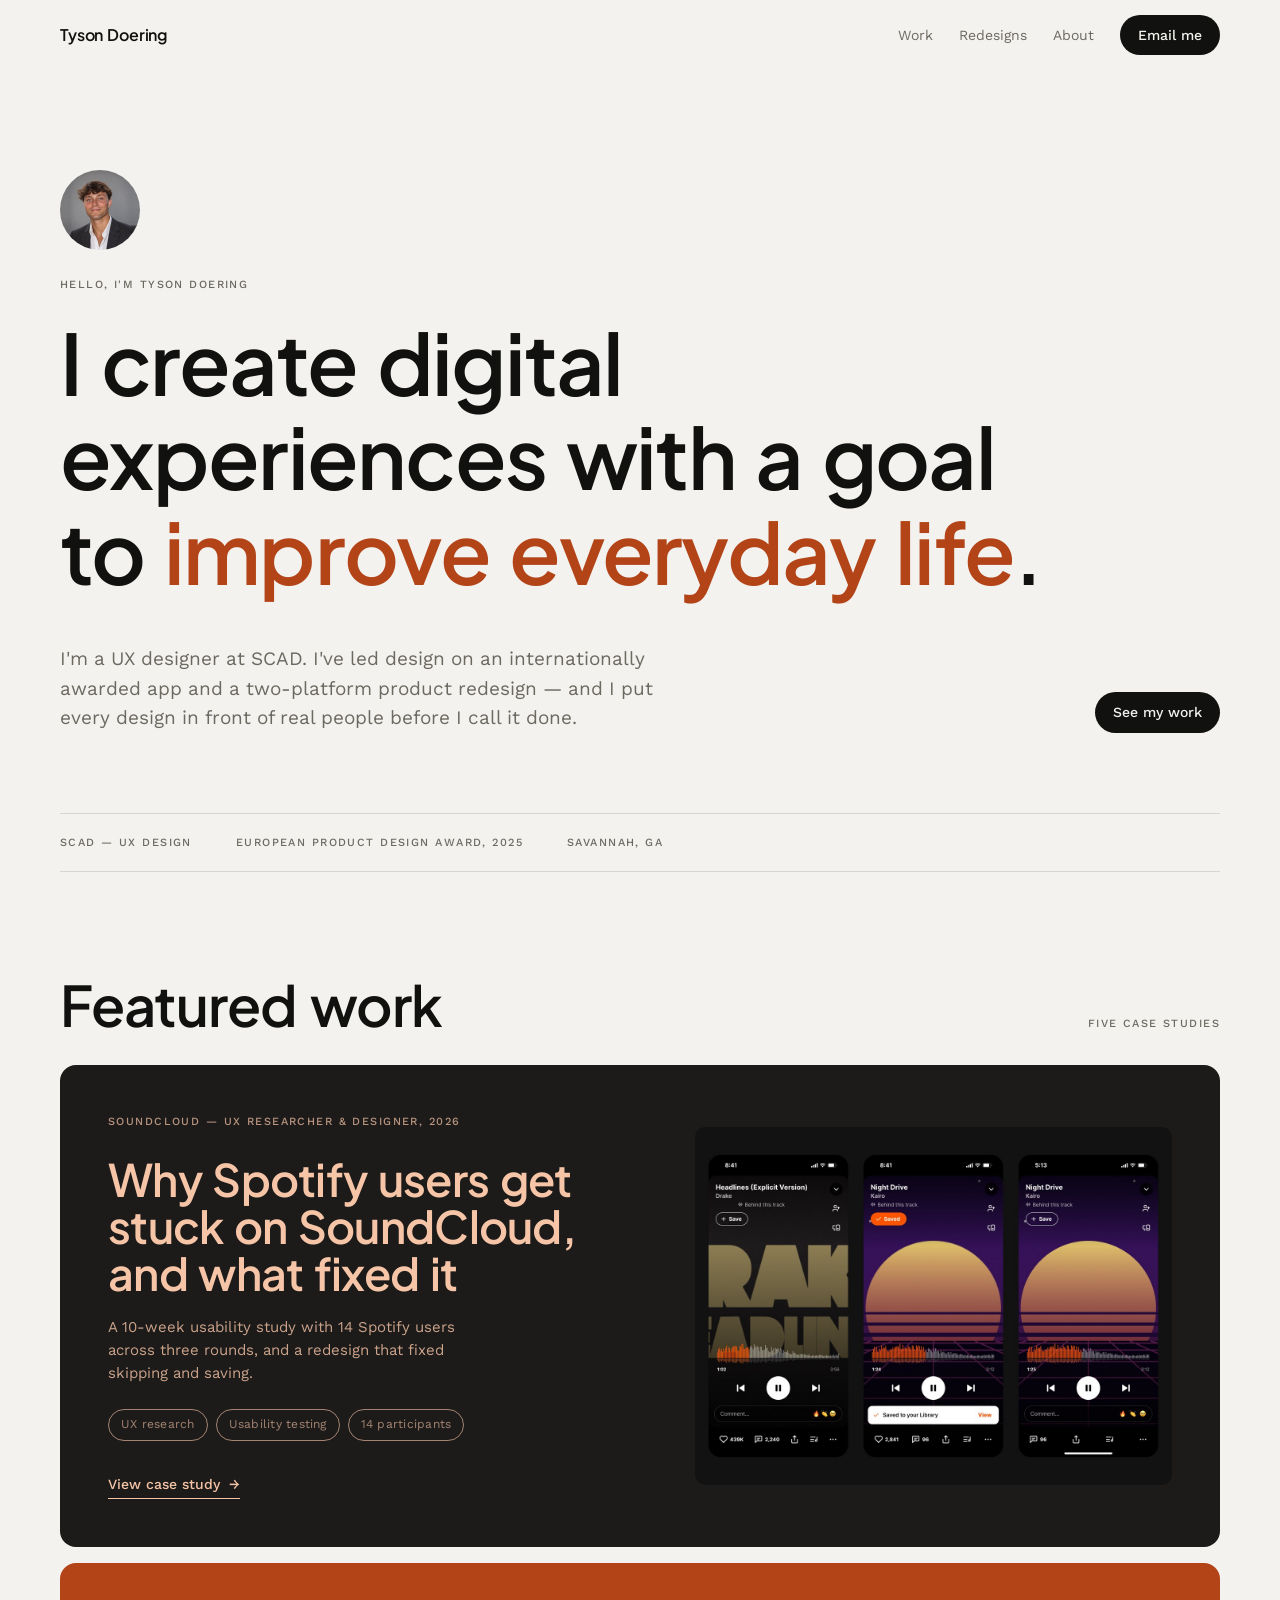
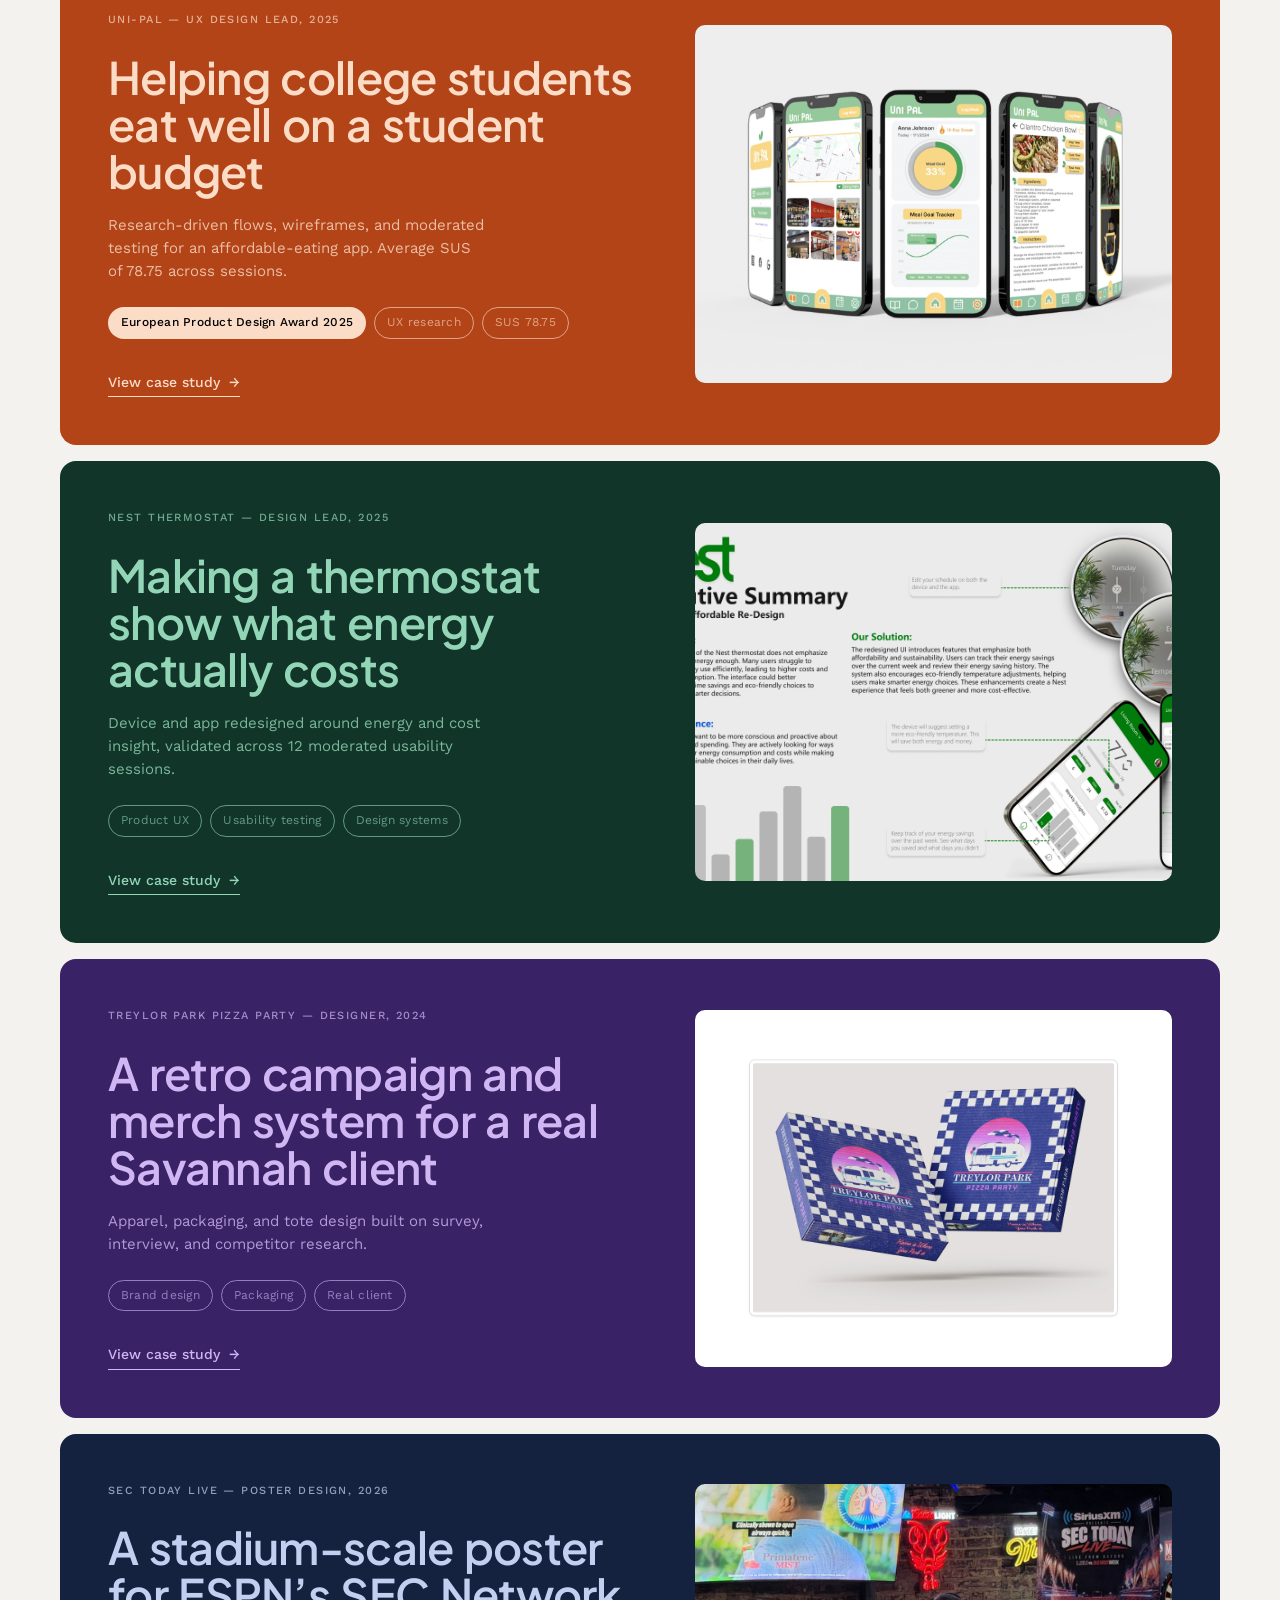
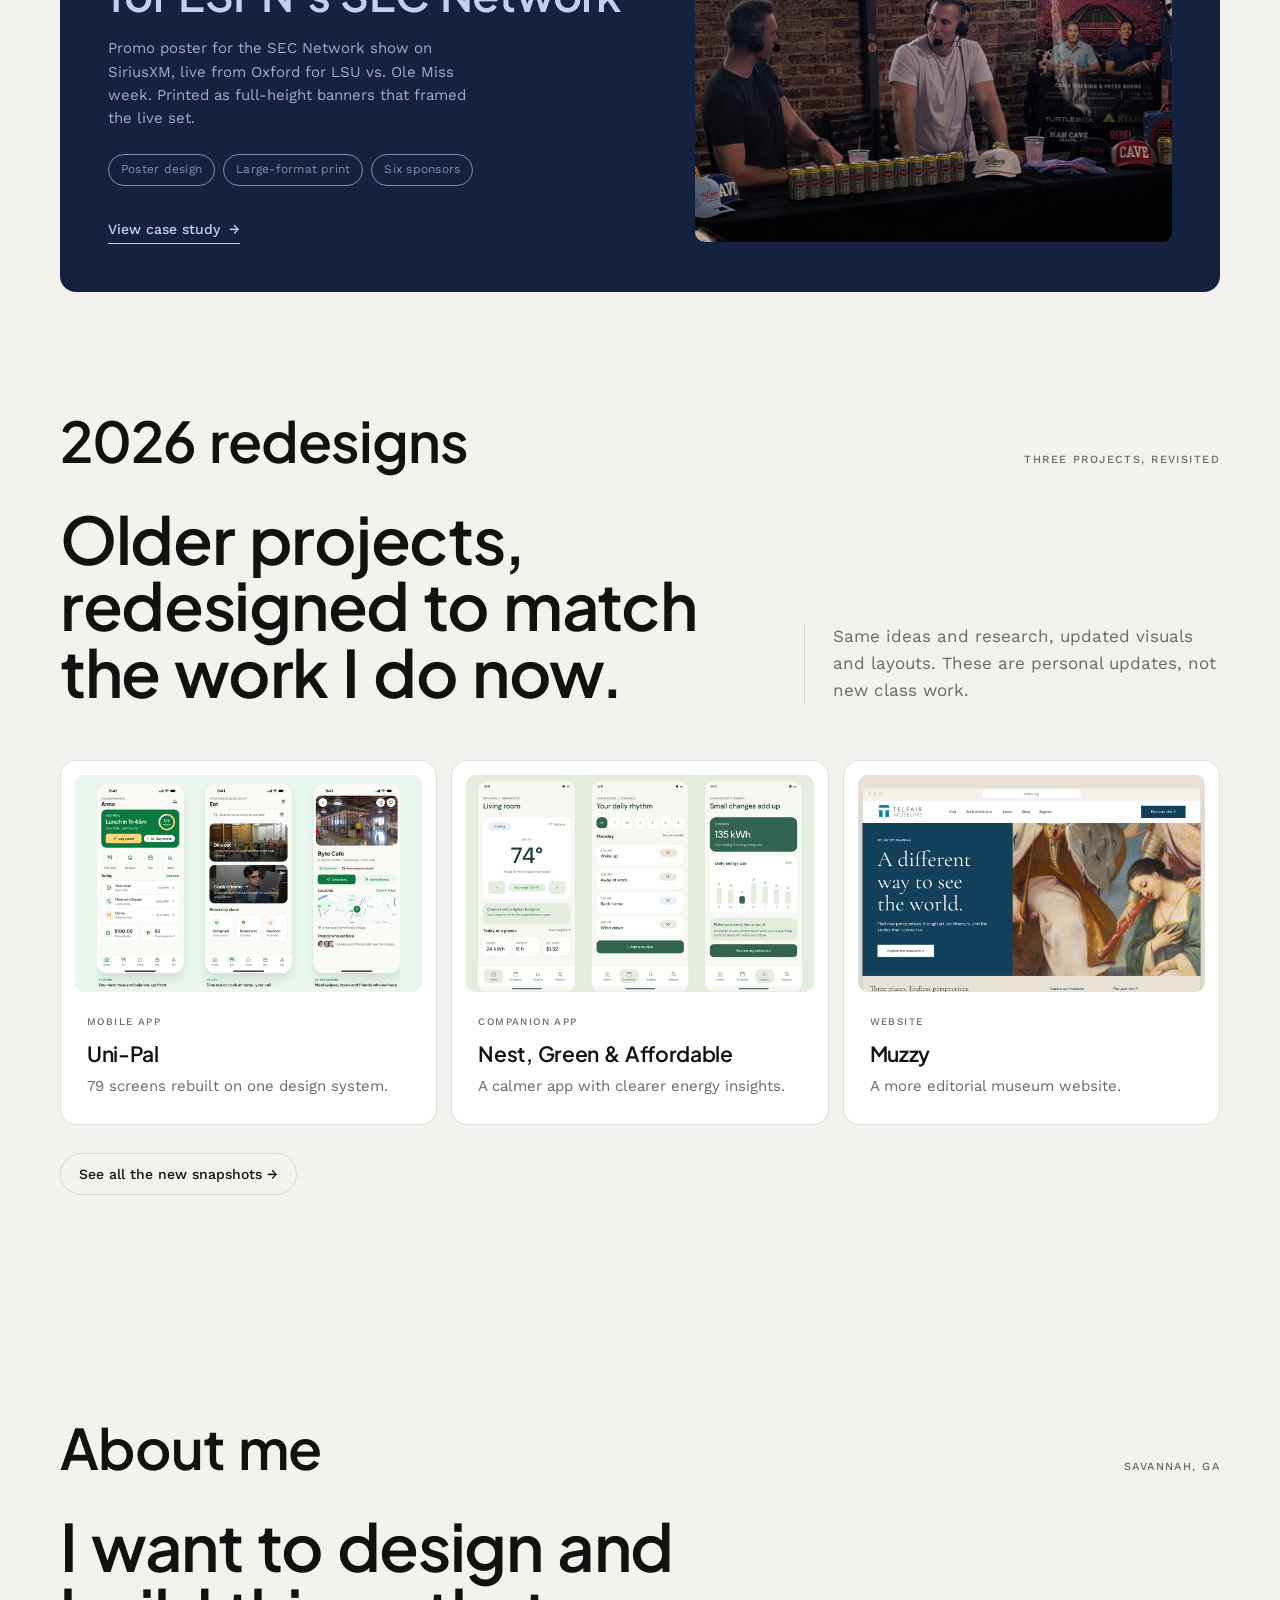
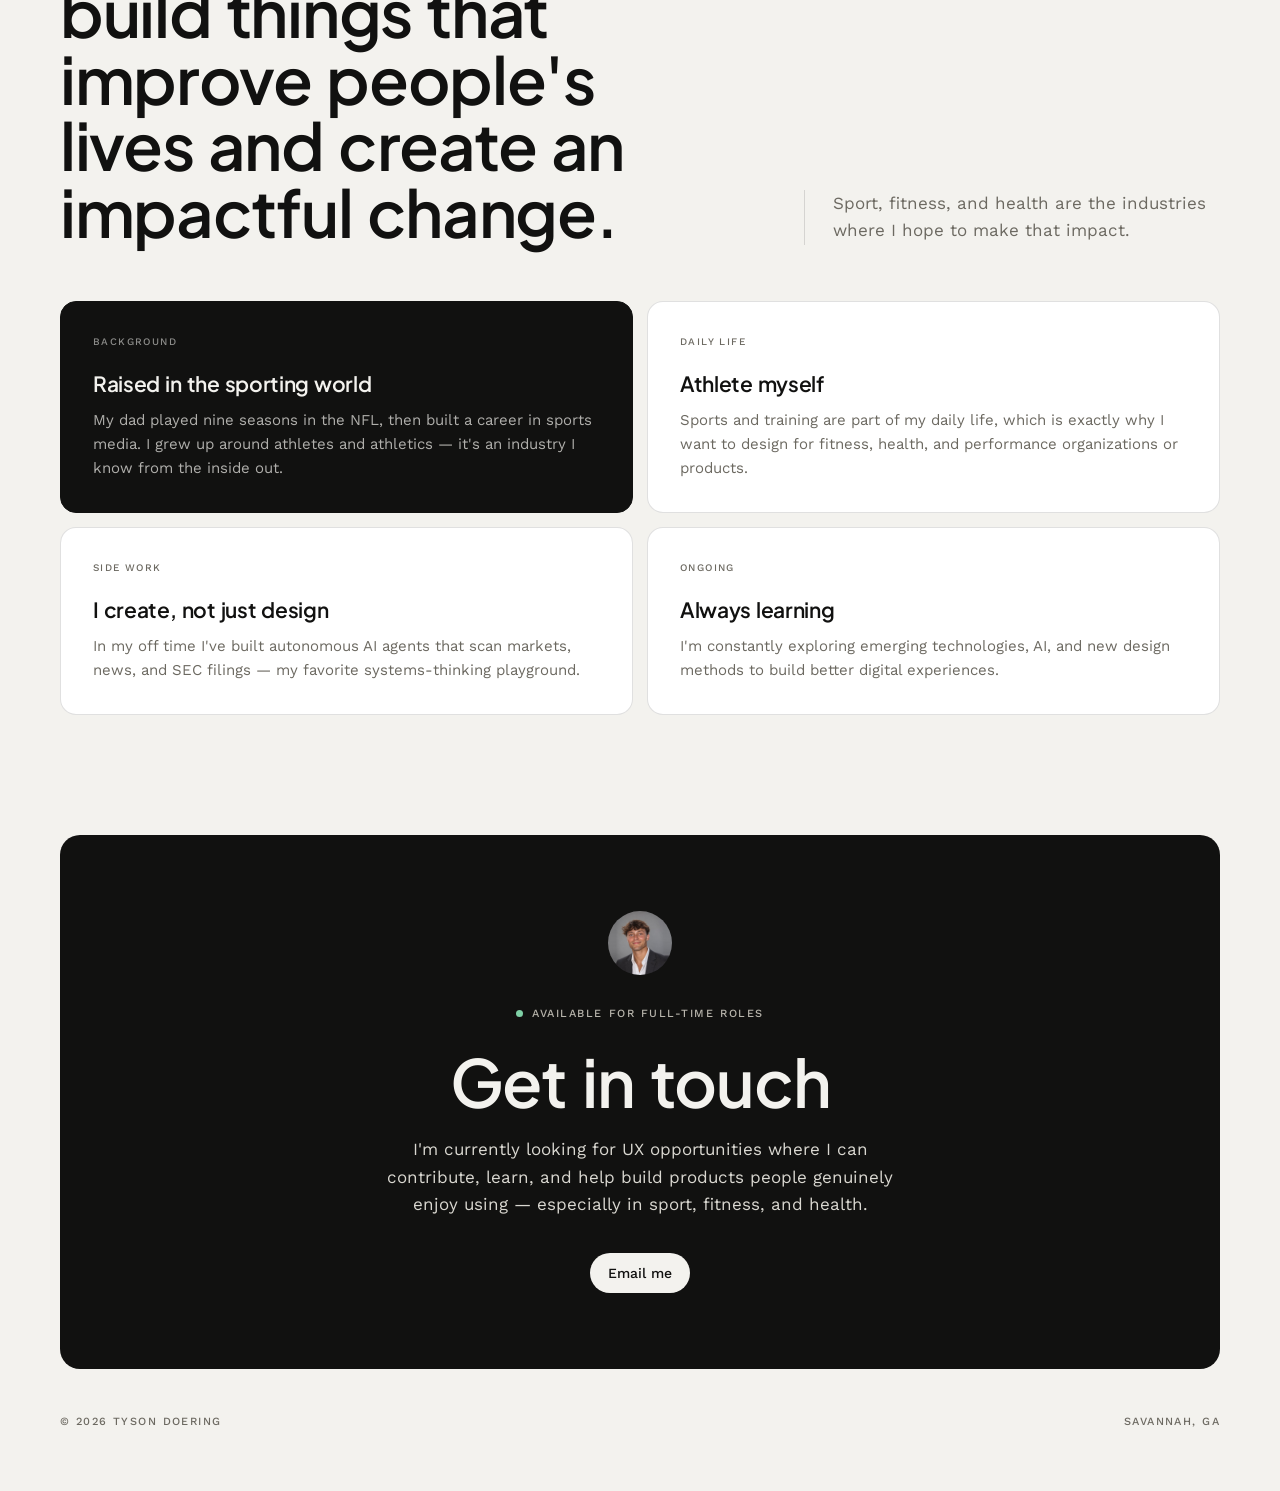
<file: index.html>
<!DOCTYPE html>
<html lang="en">
<head>
<meta charset="utf-8">
<meta name="viewport" content="width=device-width,initial-scale=1">
<title>Tyson Doering — UX Designer</title>
<meta name="description" content="Tyson Doering is a UX designer at SCAD who leads design teams and validates the work with real usability testing.">
<link rel="preconnect" href="https://fonts.googleapis.com">
<link rel="preconnect" href="https://fonts.gstatic.com" crossorigin>
<link href="https://fonts.googleapis.com/css2?family=Plus+Jakarta+Sans:wght@400;500;600;700;800&family=Work+Sans:wght@400;500;600;700&display=swap" rel="stylesheet">
<style>
:root{
  --bg:#F3F2EE;
  --ink:#111110;
  --soft:#6C6961;
  --line:rgba(17,17,16,.13);
  --card:#FFFFFF;
  --uni:#B24418; --uni-t:#FBDCC7;
  --nest:#12352A; --nest-t:#93D6B7;
  --tp:#3A2266;   --tp-t:#D0B6F2;
  --sec:#14223F;  --sec-t:#C3CFF0;
  --sc:#1C1B1A;   --sc-t:#F6C4A6;
  --ease:cubic-bezier(.2,.7,.3,1);
}
*{box-sizing:border-box;margin:0;padding:0}
html{scroll-behavior:smooth}
body{background:var(--bg);color:var(--ink);font-family:'Work Sans',system-ui,sans-serif;font-size:16px;line-height:1.6;-webkit-font-smoothing:antialiased;overflow-x:hidden}
img{display:block;max-width:100%}
a{color:inherit}
.wrap{max-width:1240px;margin:0 auto;padding:0 40px}
.mono{font-family:'Work Sans',sans-serif;font-size:11px;font-weight:500;letter-spacing:.13em;text-transform:uppercase;color:var(--soft)}

nav{position:fixed;top:0;left:0;right:0;z-index:60;background:rgba(243,242,238,.88);backdrop-filter:blur(12px);border-bottom:1px solid transparent;transition:transform .45s var(--ease),border-color .3s ease}
nav.hide{transform:translateY(-100%)}
nav.stuck{border-color:var(--line)}
.nav-in{max-width:1240px;margin:0 auto;padding:15px 40px;display:flex;justify-content:space-between;align-items:center}
.nav-in .name{font-family:'Plus Jakarta Sans',system-ui,sans-serif;font-weight:600;letter-spacing:-.01em;font-size:16px;text-decoration:none}
.nav-in .links{display:flex;align-items:center;gap:26px}
.nav-in .links a{text-decoration:none;font-size:14px;color:var(--soft)}
.nav-in .links a:hover{color:var(--ink)}
.nav-in .links a.btn,.nav-in .links a.btn:hover{color:var(--bg)}
.btn{background:var(--ink);color:var(--bg);padding:9px 18px;border-radius:999px;font-size:14px;font-weight:500;text-decoration:none;display:inline-block;transition:opacity .25s ease}
.btn:hover{opacity:.82}

.hero{padding:170px 0 0}
.avatar{width:80px;height:80px;border-radius:50%;object-fit:cover;background:#E3E1DA;margin-bottom:26px}
.hey{font-family:'Work Sans',sans-serif;font-size:11px;font-weight:500;letter-spacing:.13em;text-transform:uppercase;color:var(--soft);margin-bottom:26px}
h1{font-family:'Plus Jakarta Sans',system-ui,sans-serif;font-weight:600;font-size:clamp(40px,6.6vw,94px);line-height:1;letter-spacing:-.02em;max-width:18ch}
h1 .hl{color:var(--uni)}
.ln{display:block;overflow:hidden;padding:.06em 0 .2em;margin:-.06em 0 -.14em}
.ln>span{display:block;transform:translateY(108%);transition:transform .9s var(--ease)}
.ready .ln>span{transform:none}
.ready .ln:nth-of-type(2)>span{transition-delay:.08s}
.ready .ln:nth-of-type(3)>span{transition-delay:.16s}
.hero-lower{display:flex;gap:44px;align-items:flex-end;justify-content:space-between;margin-top:46px;flex-wrap:wrap}
.hero-lower p{font-size:clamp(16px,1.55vw,19px);line-height:1.55;max-width:52ch;color:var(--soft)}
.ctas{display:flex;gap:12px}
.pill-l{border:1px solid var(--line);padding:9px 18px;border-radius:999px;font-size:14px;font-weight:500;text-decoration:none;transition:border-color .25s ease}
.pill-l:hover{border-color:var(--ink)}
.strip{border-top:1px solid var(--line);border-bottom:1px solid var(--line);padding:20px 0;margin-top:80px;display:flex;gap:44px;flex-wrap:wrap}
.strip span{font-family:'Work Sans',sans-serif;font-size:11px;font-weight:500;letter-spacing:.13em;text-transform:uppercase;color:var(--soft)}

.sec-head{padding:104px 0 32px;display:flex;justify-content:space-between;align-items:baseline;gap:24px;flex-wrap:wrap}
.sec-head h2{font-family:'Plus Jakarta Sans',system-ui,sans-serif;font-weight:600;font-size:clamp(30px,4.4vw,56px);letter-spacing:-.018em;line-height:1}

.panels{display:flex;flex-direction:column;gap:16px}
.panel{display:block;text-decoration:none;border-radius:16px;overflow:hidden;padding:48px;transition:transform .5s var(--ease)}
.panel:hover{transform:translateY(-6px)}
.p1{background:var(--uni);color:var(--uni-t)}
.p2{background:var(--nest);color:var(--nest-t)}
.p3{background:var(--tp);color:var(--tp-t)}
.p4{background:var(--sec);color:var(--sec-t)}
.p5{background:var(--sc);color:var(--sc-t)}
.panel .grid{display:grid;grid-template-columns:1fr .88fr;gap:46px;align-items:center}
.panel .tag{font-family:'Work Sans',sans-serif;font-size:11px;font-weight:500;letter-spacing:.13em;text-transform:uppercase;opacity:.72;margin-bottom:24px}
.panel h3{font-family:'Plus Jakarta Sans',system-ui,sans-serif;font-weight:600;font-size:clamp(25px,3.5vw,46px);line-height:1.05;letter-spacing:-.016em;max-width:17ch}
.panel .meta{margin-top:20px;font-size:15px;opacity:.8;max-width:42ch;line-height:1.55}
.chips{margin-top:24px;display:flex;flex-wrap:wrap;gap:8px}
.chip{border:1px solid currentColor;opacity:.62;border-radius:999px;padding:5px 12px;font-size:12px;letter-spacing:.02em}
.chip.win{opacity:1;background:currentColor;border-color:transparent}
.chip.win b{font-weight:500;mix-blend-mode:difference}
.go{margin-top:32px;display:inline-flex;align-items:center;gap:9px;font-size:14px;font-weight:500;border-bottom:1px solid currentColor;padding-bottom:3px}
.go i{font-style:normal;transition:transform .35s var(--ease)}
.panel:hover .go i{transform:translateX(5px)}
.shot{aspect-ratio:4/3;border-radius:10px;background:rgba(255,255,255,.08);overflow:hidden}
.shot img{width:100%;height:100%;object-fit:cover}

.redo{padding:16px 0 0}
.redo-grid{margin-top:56px;display:grid;grid-template-columns:repeat(3,1fr);gap:14px}
.redo-card{background:var(--card);border:1px solid var(--line);border-radius:16px;padding:14px 14px 26px;text-decoration:none;display:flex;flex-direction:column;transition:transform .45s var(--ease),border-color .3s ease}
.redo-card:hover{transform:translateY(-4px);border-color:rgba(17,17,16,.28)}
.redo-img{aspect-ratio:16/10;border-radius:10px;overflow:hidden;background:#E3E1DA;margin-bottom:22px}
.redo-img img{width:100%;height:100%;object-fit:cover;object-position:top;transition:transform .6s var(--ease)}
.redo-card:hover .redo-img img{transform:scale(1.03)}
.redo-card .lab{font-family:'Work Sans',sans-serif;font-size:10px;font-weight:500;letter-spacing:.14em;text-transform:uppercase;color:var(--soft);margin:0 12px 12px}
.redo-card h4{font-family:'Plus Jakarta Sans',system-ui,sans-serif;font-weight:600;font-size:21px;letter-spacing:-.016em;line-height:1.15;margin:0 12px 8px}
.redo-card p{font-size:15px;color:var(--soft);line-height:1.55;margin:0 12px}
.redo-all{display:inline-block;margin-top:28px}
.dot{width:7px;height:7px;border-radius:50%;background:var(--uni);animation:pulse 2.4s ease-in-out infinite}
@keyframes pulse{0%,100%{opacity:1}50%{opacity:.28}}
.about{padding:120px 0 0}
.lead{display:grid;grid-template-columns:1.55fr .95fr;gap:64px;align-items:end;margin-top:36px}
.lead h3{font-family:'Plus Jakarta Sans',system-ui,sans-serif;font-weight:600;font-size:clamp(30px,5.1vw,66px);letter-spacing:-.02em;line-height:1.02;max-width:20ch}
.lead .aside{border-left:1px solid var(--line);padding-left:28px}
.lead .aside p{font-size:17px;color:var(--soft);line-height:1.6}
.bento{margin-top:56px;display:grid;grid-template-columns:repeat(2,1fr);gap:14px}
.tile{background:var(--card);border:1px solid var(--line);border-radius:16px;padding:32px;display:flex;flex-direction:column;transition:transform .45s var(--ease),border-color .3s ease}
.tile:hover{transform:translateY(-4px);border-color:rgba(17,17,16,.28)}
.tile .lab{font-family:'Work Sans',sans-serif;font-size:10px;font-weight:500;letter-spacing:.14em;text-transform:uppercase;color:var(--soft);margin-bottom:22px}
.tile h4{font-family:'Plus Jakarta Sans',system-ui,sans-serif;font-weight:600;font-size:21px;letter-spacing:-.016em;margin-bottom:12px;line-height:1.15}
.tile p{font-size:15px;color:var(--soft);line-height:1.6}
.tile.dark{background:var(--ink);border-color:var(--ink)}
.tile.dark .lab{color:rgba(243,242,238,.55)}
.tile.dark h4{color:var(--bg)}
.tile.dark p{color:rgba(243,242,238,.7)}
.tile.dark:hover{border-color:var(--ink)}
.cta-card{margin-top:120px;background:var(--ink);color:var(--bg);border-radius:20px;padding:76px 48px;text-align:center}
.cta-card .avail{display:inline-flex;align-items:center;gap:9px;font-family:'Work Sans',sans-serif;font-size:11px;font-weight:500;letter-spacing:.14em;text-transform:uppercase;color:#B8B5AC;margin-bottom:26px}
.cta-card .avail .dot{background:#7FD1A6}
.cta-card .avatar{margin:0 auto 24px;width:64px;height:64px}
.cta-card h2{font-family:'Plus Jakarta Sans',system-ui,sans-serif;font-weight:600;font-size:clamp(34px,5.4vw,66px);letter-spacing:-.02em;line-height:1}
.cta-card p{margin:22px auto 34px;max-width:50ch;font-size:17px;line-height:1.62;color:#DAD8D1}
.cta-card .btn{background:var(--bg);color:var(--ink)}

footer{padding:44px 0 60px;display:flex;justify-content:space-between;font-family:'Work Sans',sans-serif;font-size:11px;font-weight:500;letter-spacing:.13em;text-transform:uppercase;color:var(--soft)}

h1,h2,h3,h4,.nav-in .name{word-spacing:.07em}
@media (max-width:900px){.ln{display:inline;overflow:visible;padding:0;margin:0}.ln>span{display:inline;transform:none}}
.rev{opacity:0;transform:translateY(26px);transition:opacity .8s ease,transform .8s var(--ease)}
.rev.in{opacity:1;transform:none}

@media (max-width:1000px){
  .lead{grid-template-columns:1fr;gap:26px;align-items:start}
  .lead .aside{border-left:none;border-top:1px solid var(--line);padding-left:0;padding-top:22px}
}
@media (max-width:900px){
  .wrap{padding:0 20px}
  .nav-in{padding:13px 20px}
  .nav-in .links a.hide-m{display:none}
  .hero{padding:128px 0 0}
  .panel{padding:30px 24px}
  .panel .grid{grid-template-columns:1fr;gap:26px}
  .bento{grid-template-columns:1fr}
  .redo-grid{grid-template-columns:1fr}
  .cta-card{padding:52px 24px}
  .strip{gap:18px;flex-direction:column}
}
@media (prefers-reduced-motion:reduce){
  *{transition:none!important;animation:none!important}
  .ln>span{transform:none}
  .rev{opacity:1;transform:none}
  html{scroll-behavior:auto}
}
</style>
<link rel="stylesheet" href="transition.css">
</head>
<body>

<nav id="nav">
  <div class="nav-in">
    <a class='name' href='/'>Tyson Doering</a>
    <span class="links">
      <a href="#work" class="hide-m">Work</a>
      <a href="#redesigns" class="hide-m">Redesigns</a>
      <a href="#about" class="hide-m">About</a>
      <a class="btn" href="mailto:tdoe28711@gmail.com">Email me</a>
    </span>
  </div>
</nav>

<div class="wrap">

<header class="hero" id="hero">
  <img class="avatar" src="images/headshot.jpg" alt="Tyson Doering" width="80" height="80">
  <div class="hey">Hello, I'm Tyson Doering</div>
  <h1>
    <span class="ln"><span>I create digital</span></span>
    <span class="ln"><span>experiences with a goal</span></span>
    <span class="ln"><span>to <span class="hl">improve everyday life</span>.</span></span>
  </h1>
  <div class="hero-lower">
    <p>I'm a UX designer at SCAD. I've led design on an internationally awarded app and a two-platform product redesign — and I put every design in front of real people before I call it done.</p>
    <div class="ctas">
      <a class="btn" href="#work">See my work</a>
    </div>
  </div>
  <div class="strip">
    <span>SCAD — UX design</span>
    <span>European Product Design Award, 2025</span>
    <span>Savannah, GA</span>
  </div>
</header>

<section class="sec-head rev" id="work">
  <h2>Featured work</h2>
  <span class="mono">Five case studies</span>
</section>

<div class="panels">

  <a class='panel p5 rev' href='/soundcloud'>
    <div class="grid">
      <div>
        <p class="tag">SoundCloud — UX researcher &amp; designer, 2026</p>
        <h3>Why Spotify users get stuck on SoundCloud, and what fixed it</h3>
        <p class="meta">A 10-week usability study with 14 Spotify users across three rounds, and a redesign that fixed skipping and saving.</p>
        <div class="chips">
          <span class="chip">UX research</span>
          <span class="chip">Usability testing</span>
          <span class="chip">14 participants</span>
        </div>
        <span class="go">View case study <i>&rarr;</i></span>
      </div>
      <div class="shot"><img src="images/soundcloud/hero-card.jpg" alt="Screens from the redesigned SoundCloud prototype: player controls, a saved song, and one Save button"></div>
    </div>
  </a>

  <a class='panel p1 rev' href='/unipal'>
    <div class="grid">
      <div>
        <p class="tag">Uni-Pal — UX design lead, 2025</p>
        <h3>Helping college students eat well on a student budget</h3>
        <p class="meta">Research-driven flows, wireframes, and moderated testing for an affordable-eating app. Average SUS of 78.75 across sessions.</p>
        <div class="chips">
          <span class="chip win"><b>European Product Design Award 2025</b></span>
          <span class="chip">UX research</span>
          <span class="chip">SUS 78.75</span>
        </div>
        <span class="go">View case study <i>&rarr;</i></span>
      </div>
      <div class="shot"><img src="images/unipal/hero-lineup.jpg" alt="Uni-Pal healthy eating app"></div>
    </div>
  </a>

  <a class='panel p2 rev' href='/nest'>
    <div class="grid">
      <div>
        <p class="tag">Nest thermostat — design lead, 2025</p>
        <h3>Making a thermostat show what energy actually costs</h3>
        <p class="meta">Device and app redesigned around energy and cost insight, validated across 12 moderated usability sessions.</p>
        <div class="chips">
          <span class="chip">Product UX</span>
          <span class="chip">Usability testing</span>
          <span class="chip">Design systems</span>
        </div>
        <span class="go">View case study <i>&rarr;</i></span>
      </div>
      <div class="shot"><img src="images/nest/hero-executive-summary.png" alt="Nest thermostat redesign"></div>
    </div>
  </a>

  <a class='panel p3 rev' href='/treylor-park'>
    <div class="grid">
      <div>
        <p class="tag">Treylor Park Pizza Party — designer, 2024</p>
        <h3>A retro campaign and merch system for a real Savannah client</h3>
        <p class="meta">Apparel, packaging, and tote design built on survey, interview, and competitor research.</p>
        <div class="chips">
          <span class="chip">Brand design</span>
          <span class="chip">Packaging</span>
          <span class="chip">Real client</span>
        </div>
        <span class="go">View case study <i>&rarr;</i></span>
      </div>
      <div class="shot"><img src="images/treylor/hero-pizza-box.jpg" alt="Treylor Park Pizza Party packaging"></div>
    </div>
  </a>

  <a class='panel p4 rev' href='/sec-today-live'>
    <div class="grid">
      <div>
        <p class="tag">SEC Today Live — poster design, 2026</p>
        <h3>A stadium-scale poster for ESPN&rsquo;s SEC Network</h3>
        <p class="meta">Promo poster for the SEC Network show on SiriusXM, live from Oxford for LSU vs. Ole Miss week. Printed as full-height banners that framed the live set.</p>
        <div class="chips">
          <span class="chip">Poster design</span>
          <span class="chip">Large-format print</span>
          <span class="chip">Six sponsors</span>
        </div>
        <span class="go">View case study <i>&rarr;</i></span>
      </div>
      <div class="shot"><img src="images/sec/hosts-live.jpg" alt="Hosts Chris Doering and Peter Burns broadcasting live in front of the SEC Today Live banner" loading="lazy"></div>
    </div>
  </a>

</div>

<section class="redo" id="redesigns">
  <div class="sec-head rev" style="padding-bottom:0">
    <h2>2026 redesigns</h2>
    <span class="mono">Three projects, revisited</span>
  </div>
  <div class="lead rev">
    <h3>Older projects, redesigned to match the work I do now.</h3>
    <div class="aside">
      <p>Same ideas and research, updated visuals and layouts. These are personal updates, not new class work.</p>
    </div>
  </div>
  <div class="redo-grid rev">
    <a class="redo-card" href="/redesigns#unipal">
      <div class="redo-img"><img src="images/redesigns/unipal-2026-thumb.jpg" alt="Uni-Pal 2026 redesign screens" loading="lazy" width="1200" height="750"></div>
      <span class="lab">Mobile app</span>
      <h4>Uni-Pal</h4>
      <p>79 screens rebuilt on one design system.</p>
    </a>
    <a class="redo-card" href="/redesigns#nest">
      <div class="redo-img"><img src="images/redesigns/nest-2026-thumb.jpg" alt="Nest companion app 2026 redesign screens" loading="lazy" width="1200" height="750"></div>
      <span class="lab">Companion app</span>
      <h4>Nest, Green &amp; Affordable</h4>
      <p>A calmer app with clearer energy insights.</p>
    </a>
    <a class="redo-card" href="/redesigns#muzzy">
      <div class="redo-img"><img src="images/redesigns/muzzy-2026-thumb.jpg" alt="Muzzy museum website 2026 redesign in a browser" loading="lazy" width="1200" height="750"></div>
      <span class="lab">Website</span>
      <h4>Muzzy</h4>
      <p>A more editorial museum website.</p>
    </a>
  </div>
  <a class="pill-l redo-all rev" href="/redesigns">See all the new snapshots &rarr;</a>
</section>

<section class="about" id="about">
  <div class="sec-head rev" style="padding-bottom:0">
    <h2>About me</h2>
    <span class="mono">Savannah, GA</span>
  </div>
  <div class="lead rev">
    <h3>I want to design and build things that improve people's lives and create an impactful change.</h3>
    <div class="aside">
      <p>Sport, fitness, and health are the industries where I hope to make that impact.</p>
    </div>
  </div>
  <div class="bento rev">
    <div class="tile dark">
      <span class="lab">Background</span>
      <h4>Raised in the sporting world</h4>
      <p>My dad played nine seasons in the NFL, then built a career in sports media. I grew up around athletes and athletics &mdash; it's an industry I know from the inside out.</p>
    </div>
    <div class="tile">
      <span class="lab">Daily life</span>
      <h4>Athlete myself</h4>
      <p>Sports and training are part of my daily life, which is exactly why I want to design for fitness, health, and performance organizations or products.</p>
    </div>
    <div class="tile">
      <span class="lab">Side work</span>
      <h4>I create, not just design</h4>
      <p>In my off time I've built autonomous AI agents that scan markets, news, and SEC filings &mdash; my favorite systems-thinking playground.</p>
    </div>
    <div class="tile">
      <span class="lab">Ongoing</span>
      <h4>Always learning</h4>
      <p>I'm constantly exploring emerging technologies, AI, and new design methods to build better digital experiences.</p>
    </div>
  </div>
</section>

<section class="cta-card rev">
  <img class="avatar" src="images/headshot.jpg" alt="Tyson Doering" width="64" height="64">
  <span class="avail"><span class="dot"></span> Available for full-time roles</span>
  <h2>Get in touch</h2>
  <p>I'm currently looking for UX opportunities where I can contribute, learn, and help build products people genuinely enjoy using — especially in sport, fitness, and health.</p>
  <a class="btn" href="mailto:tdoe28711@gmail.com">Email me</a>
</section>

<footer>
  <span>&copy; 2026 Tyson Doering</span>
  <span>Savannah, GA</span>
</footer>

</div>

<script>
requestAnimationFrame(()=>document.getElementById('hero').classList.add('ready'));
const io=new IntersectionObserver(e=>e.forEach(x=>{if(x.isIntersecting){x.target.classList.add('in');io.unobserve(x.target)}}),{threshold:.12});
document.querySelectorAll('.rev').forEach(el=>io.observe(el));
const nav=document.getElementById('nav');let last=0;
addEventListener('scroll',()=>{const y=scrollY;nav.classList.toggle('stuck',y>10);nav.classList.toggle('hide',y>last&&y>340);last=y},{passive:true});
</script>
<script src="transition.js"></script>
</body>
</html>
</file>
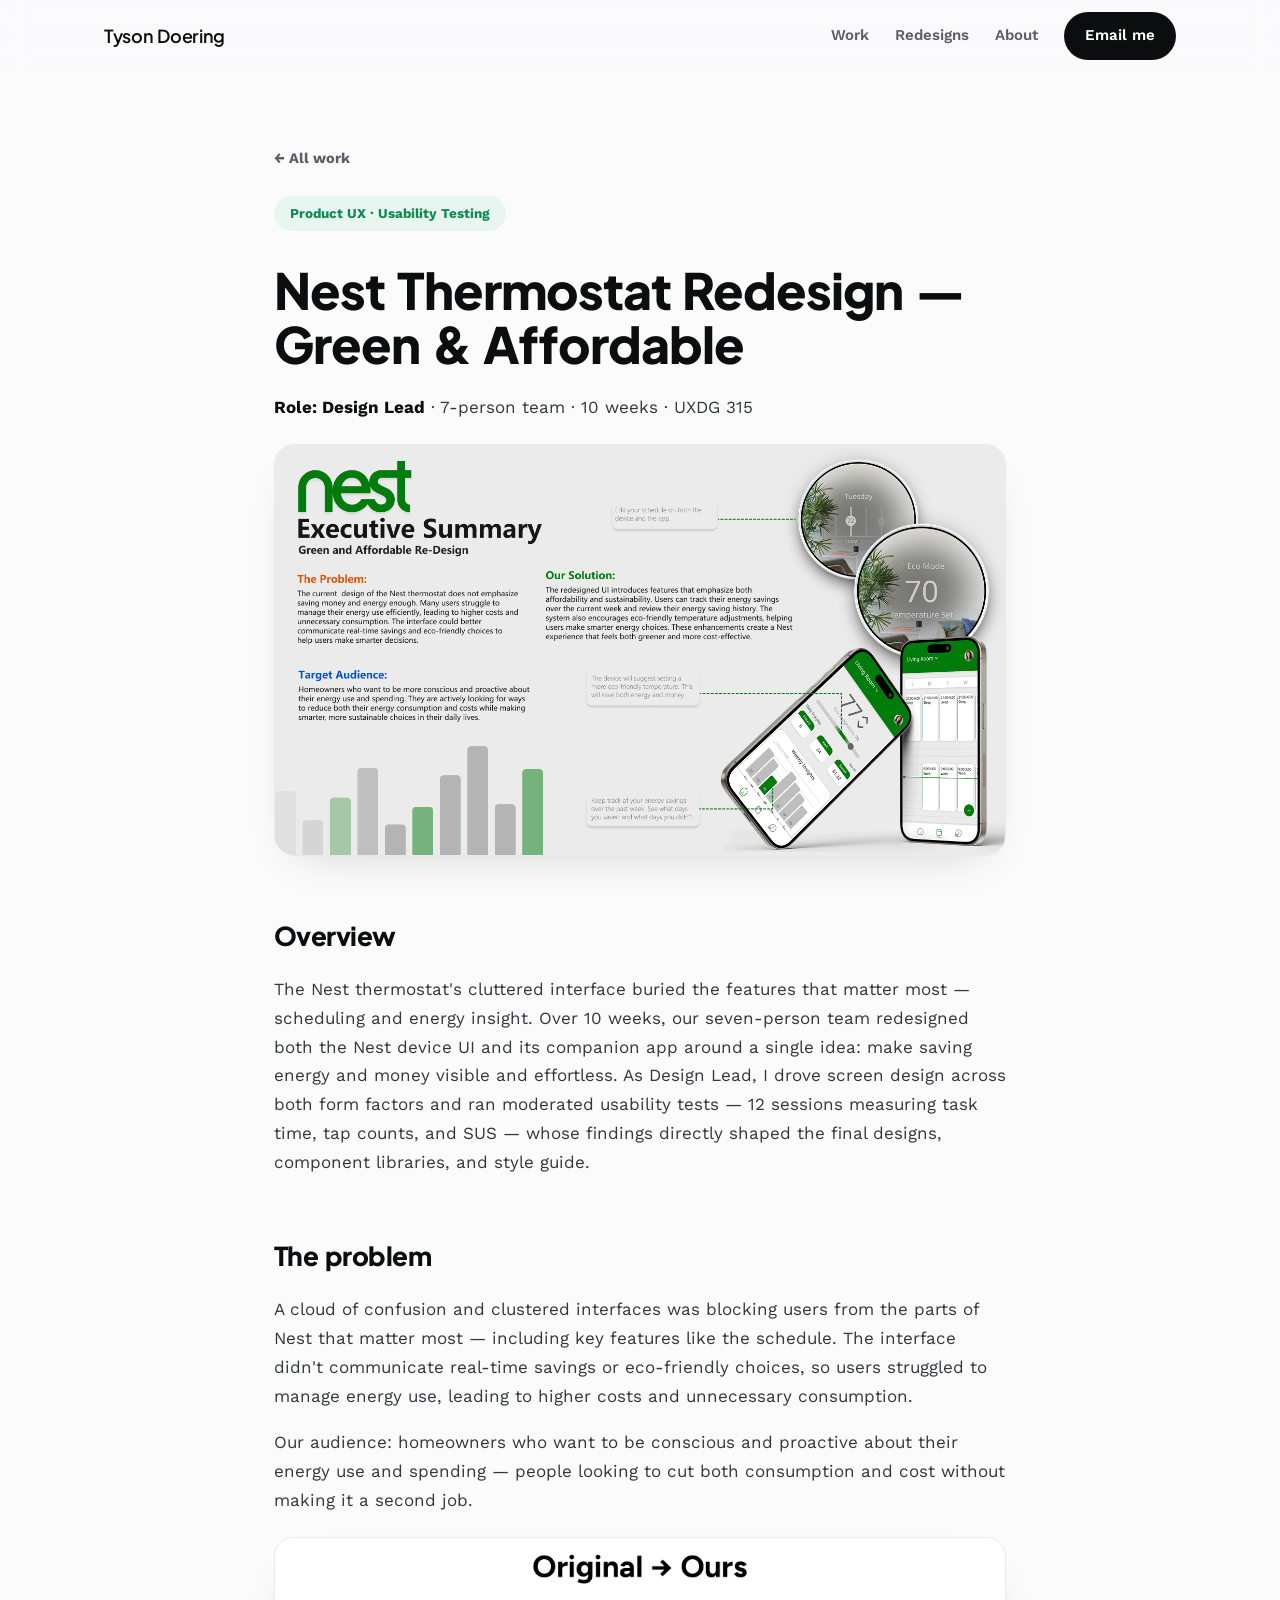
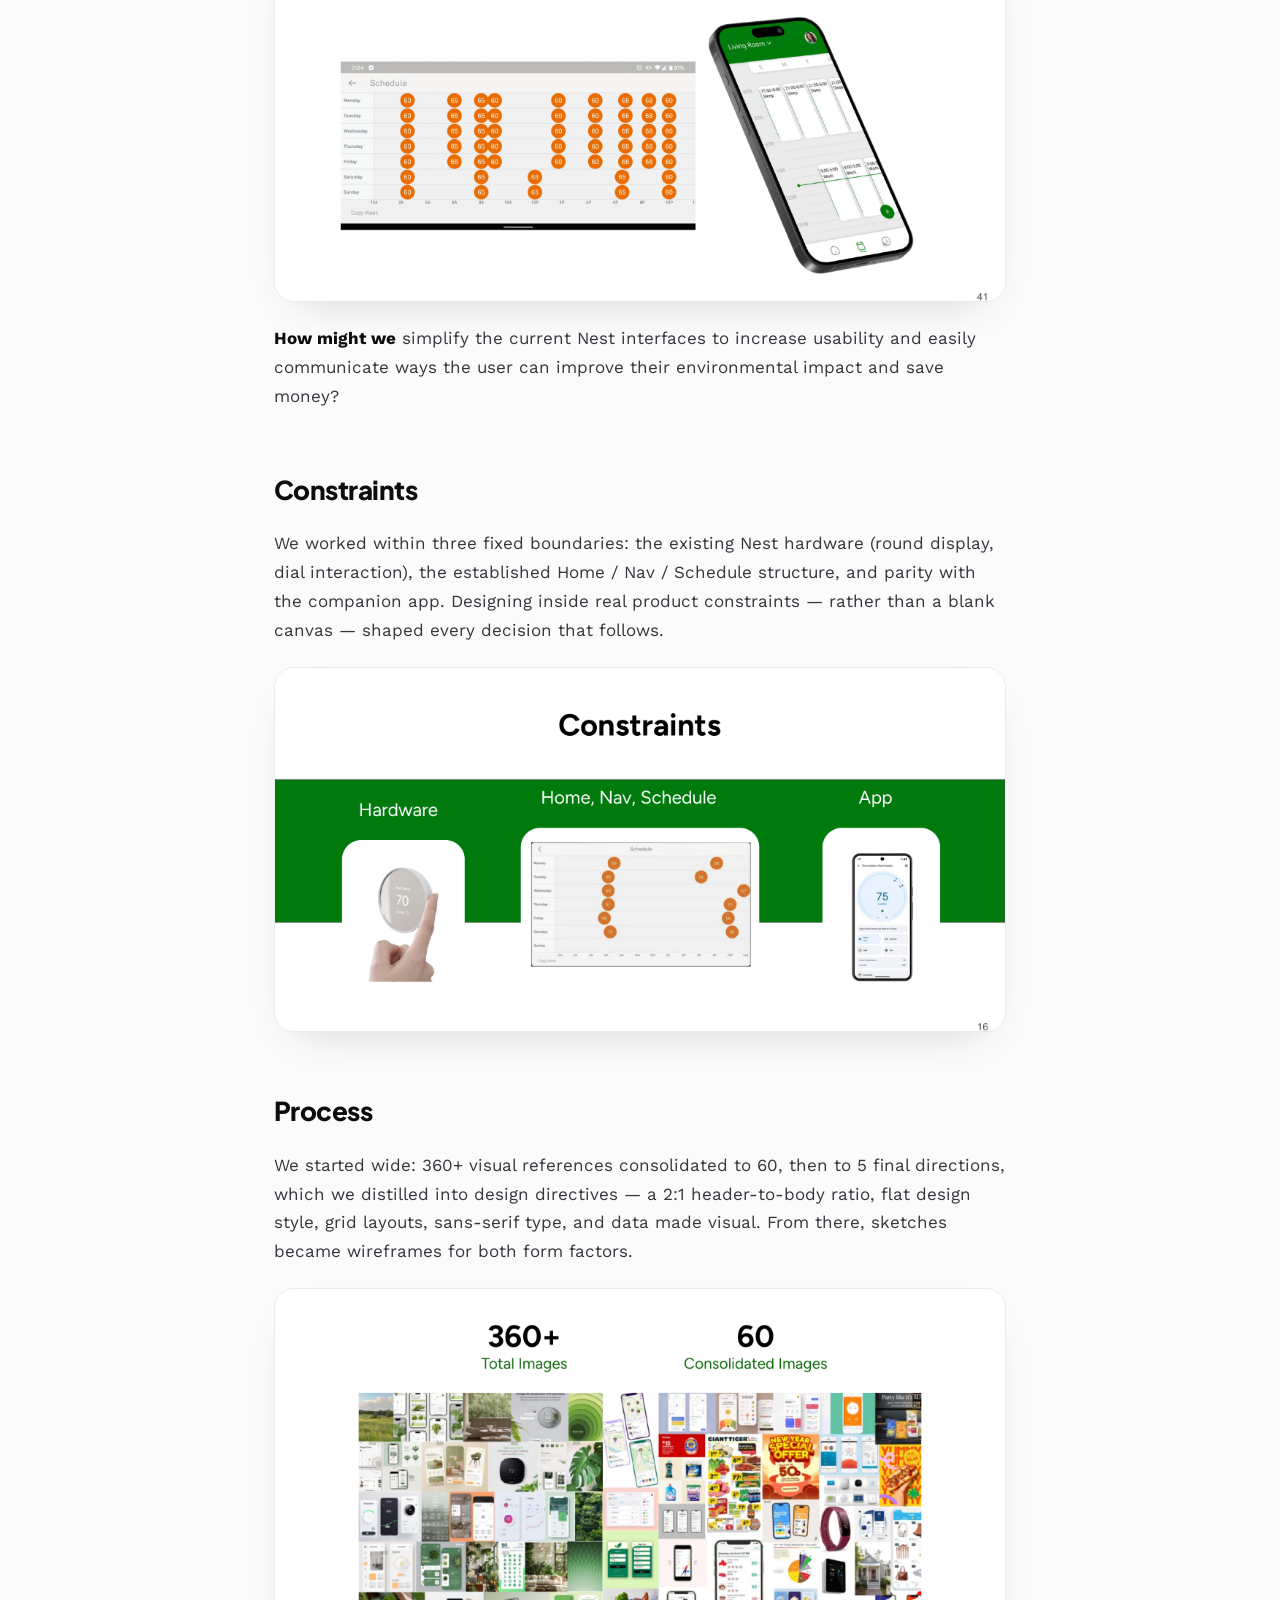
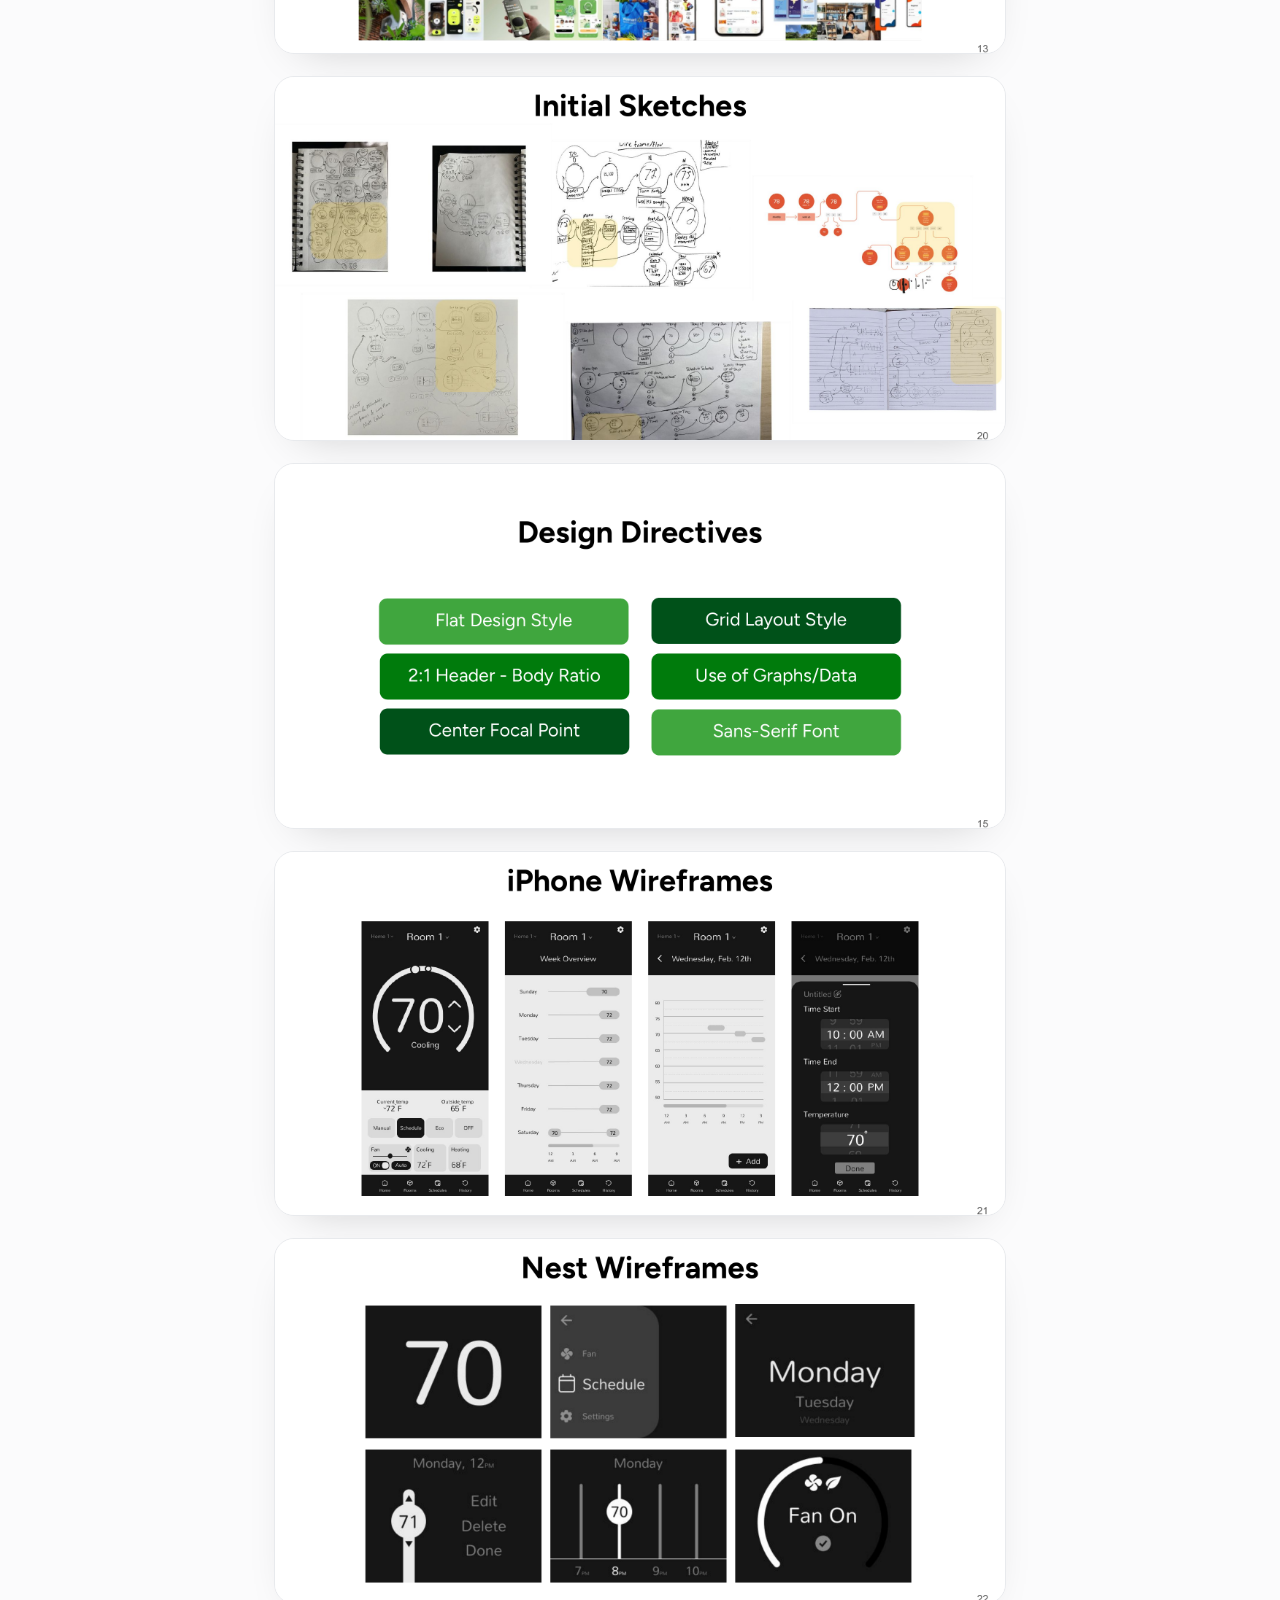
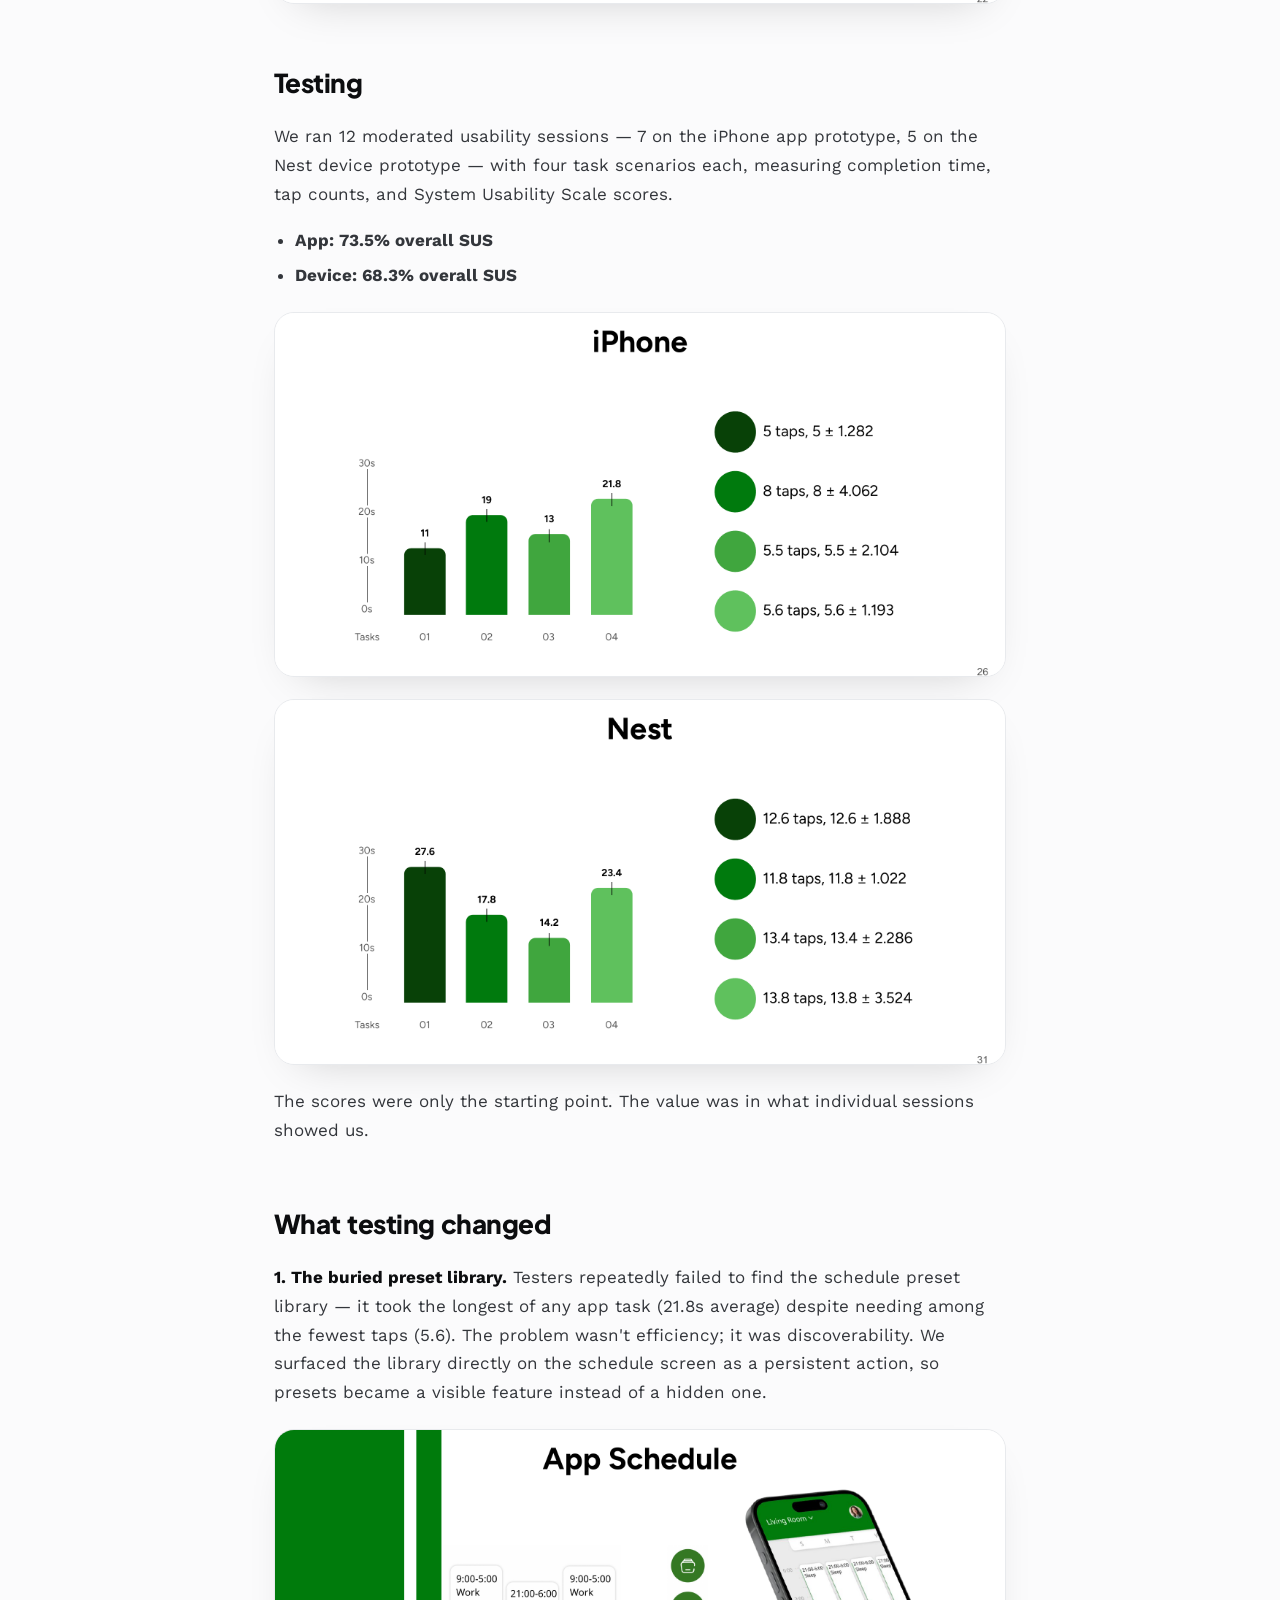
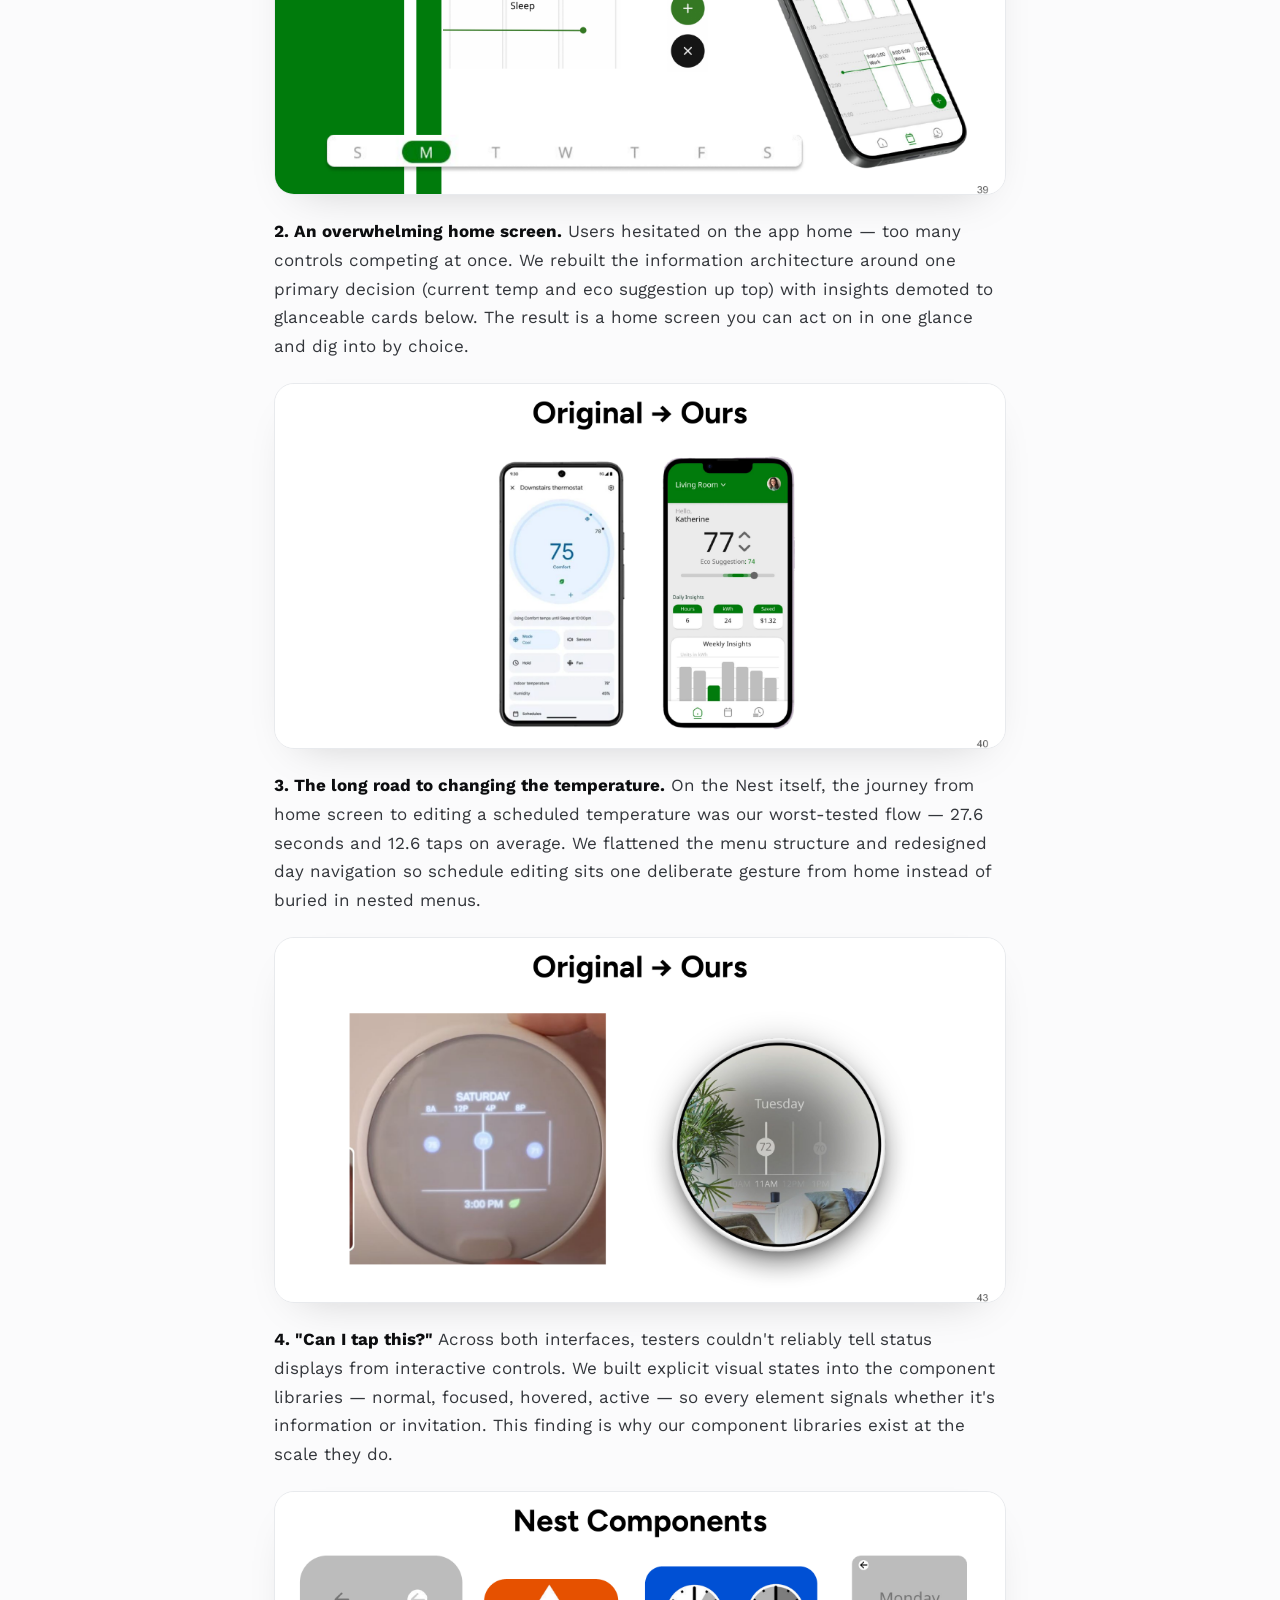
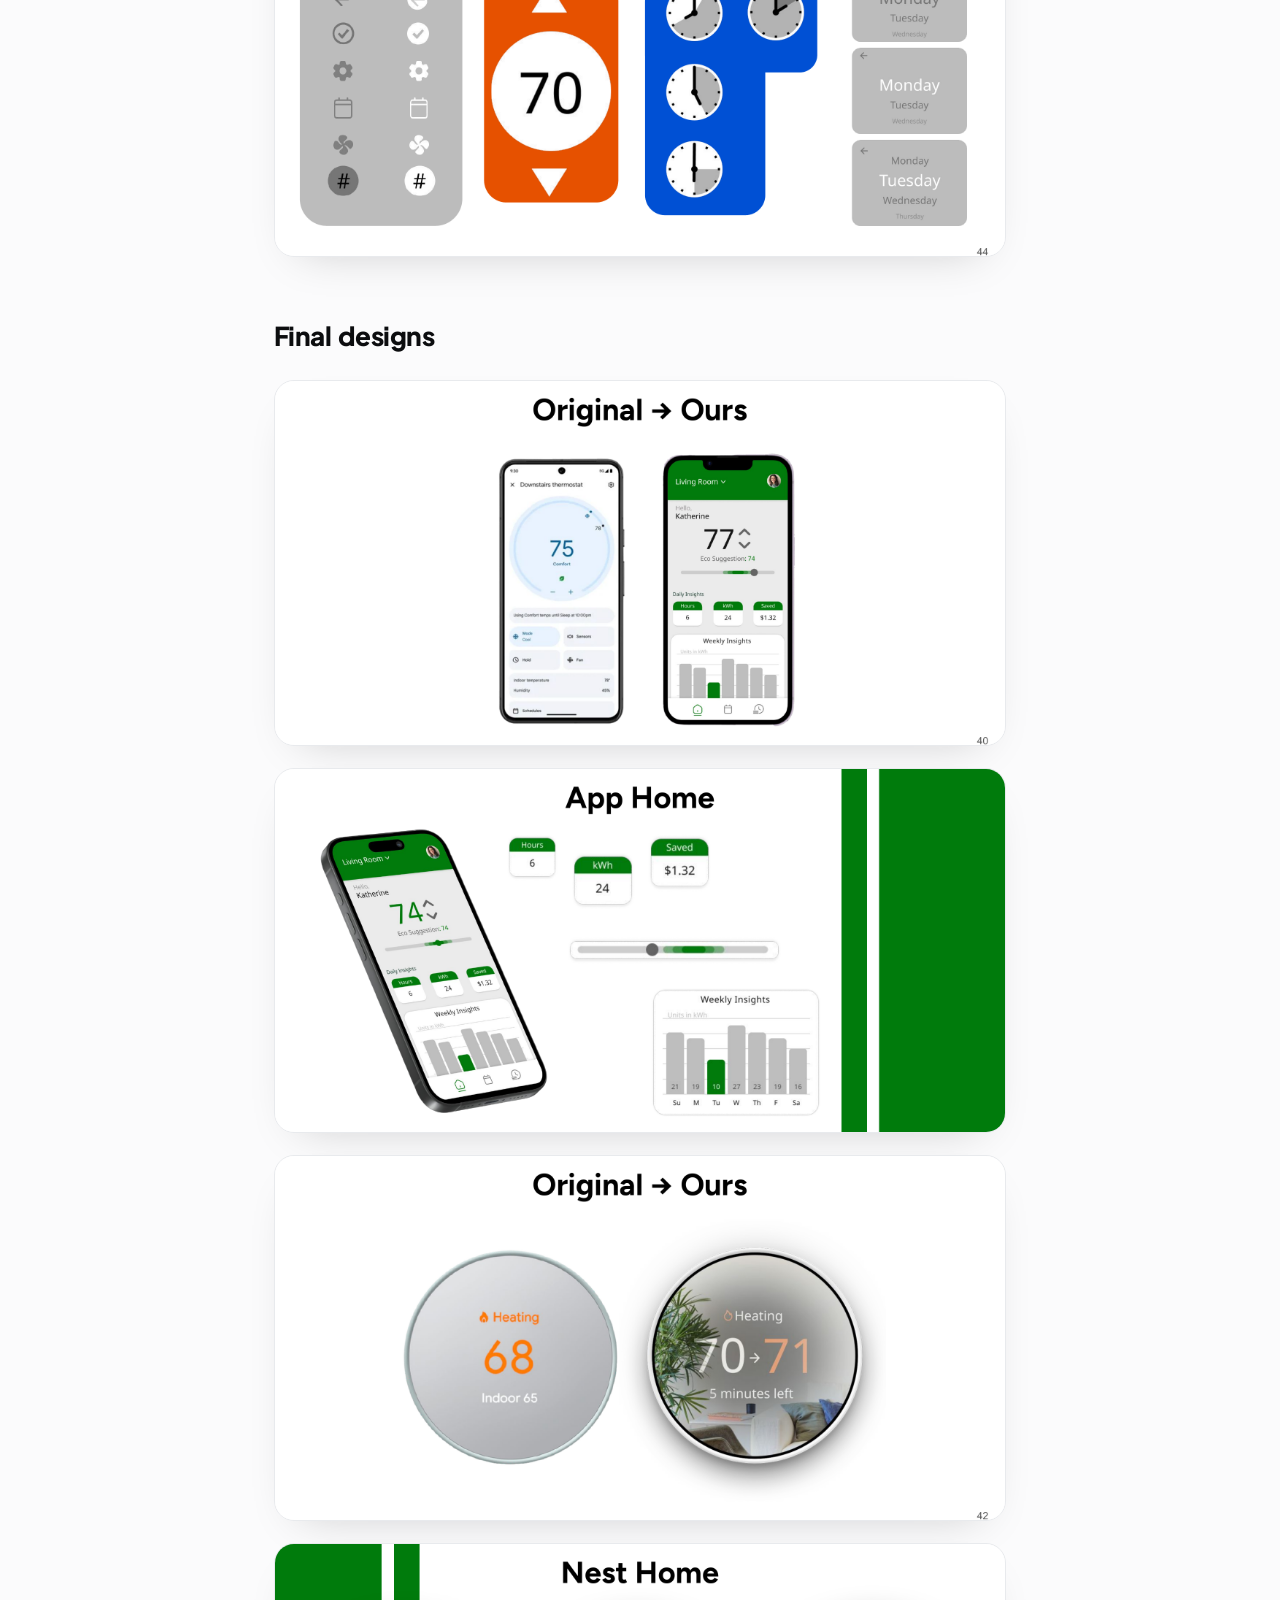
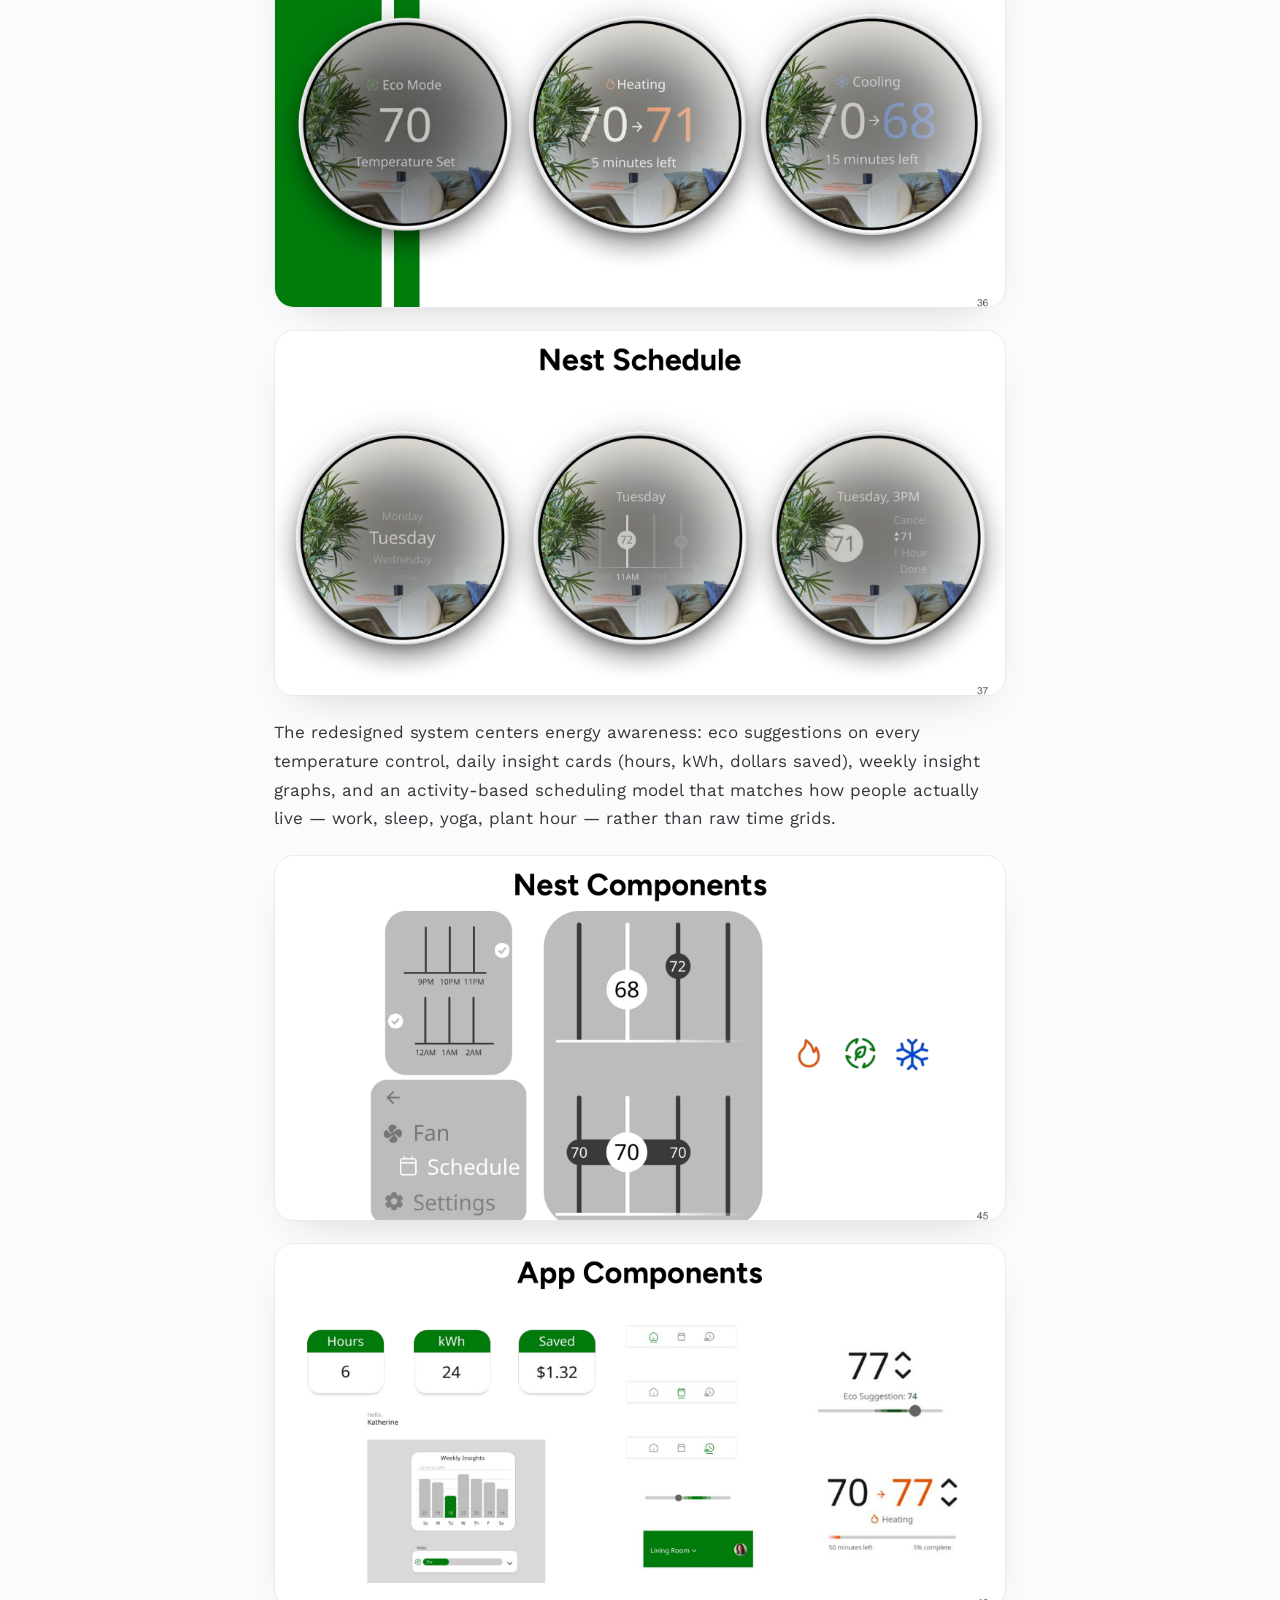
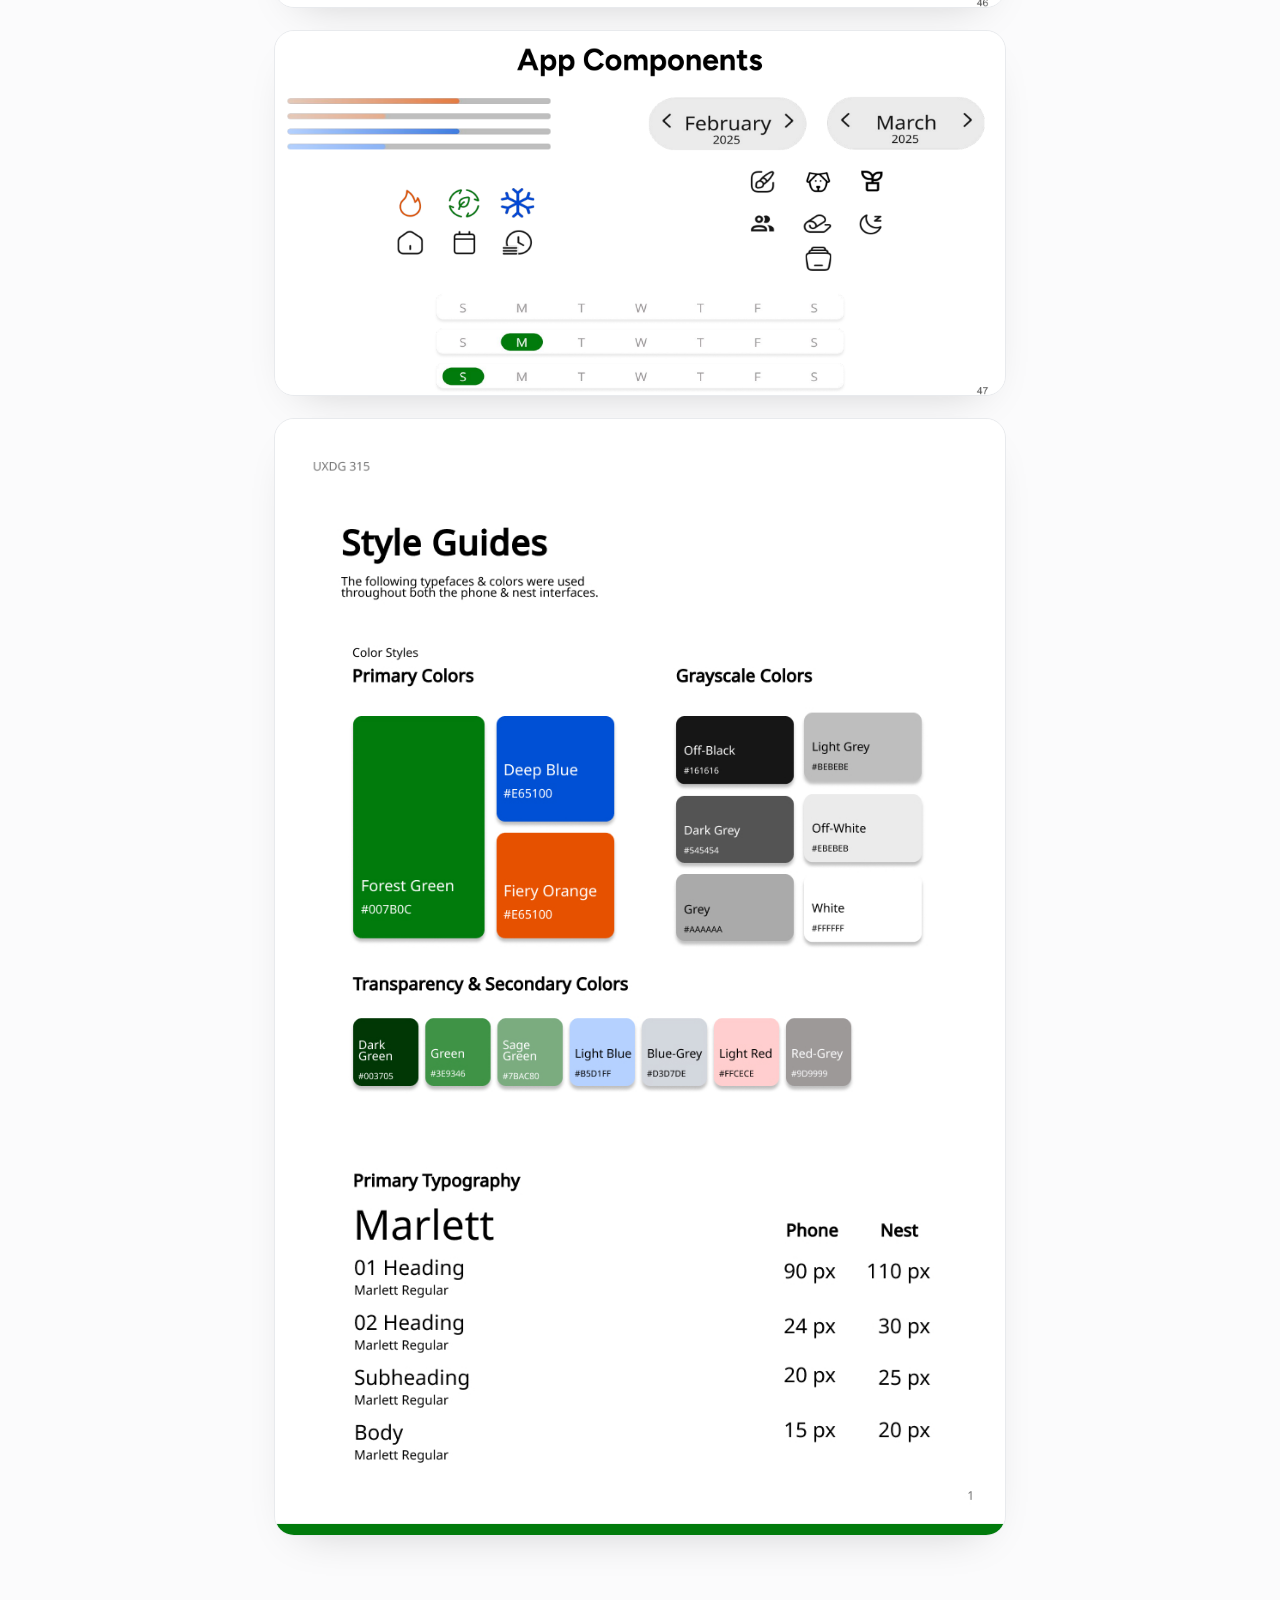
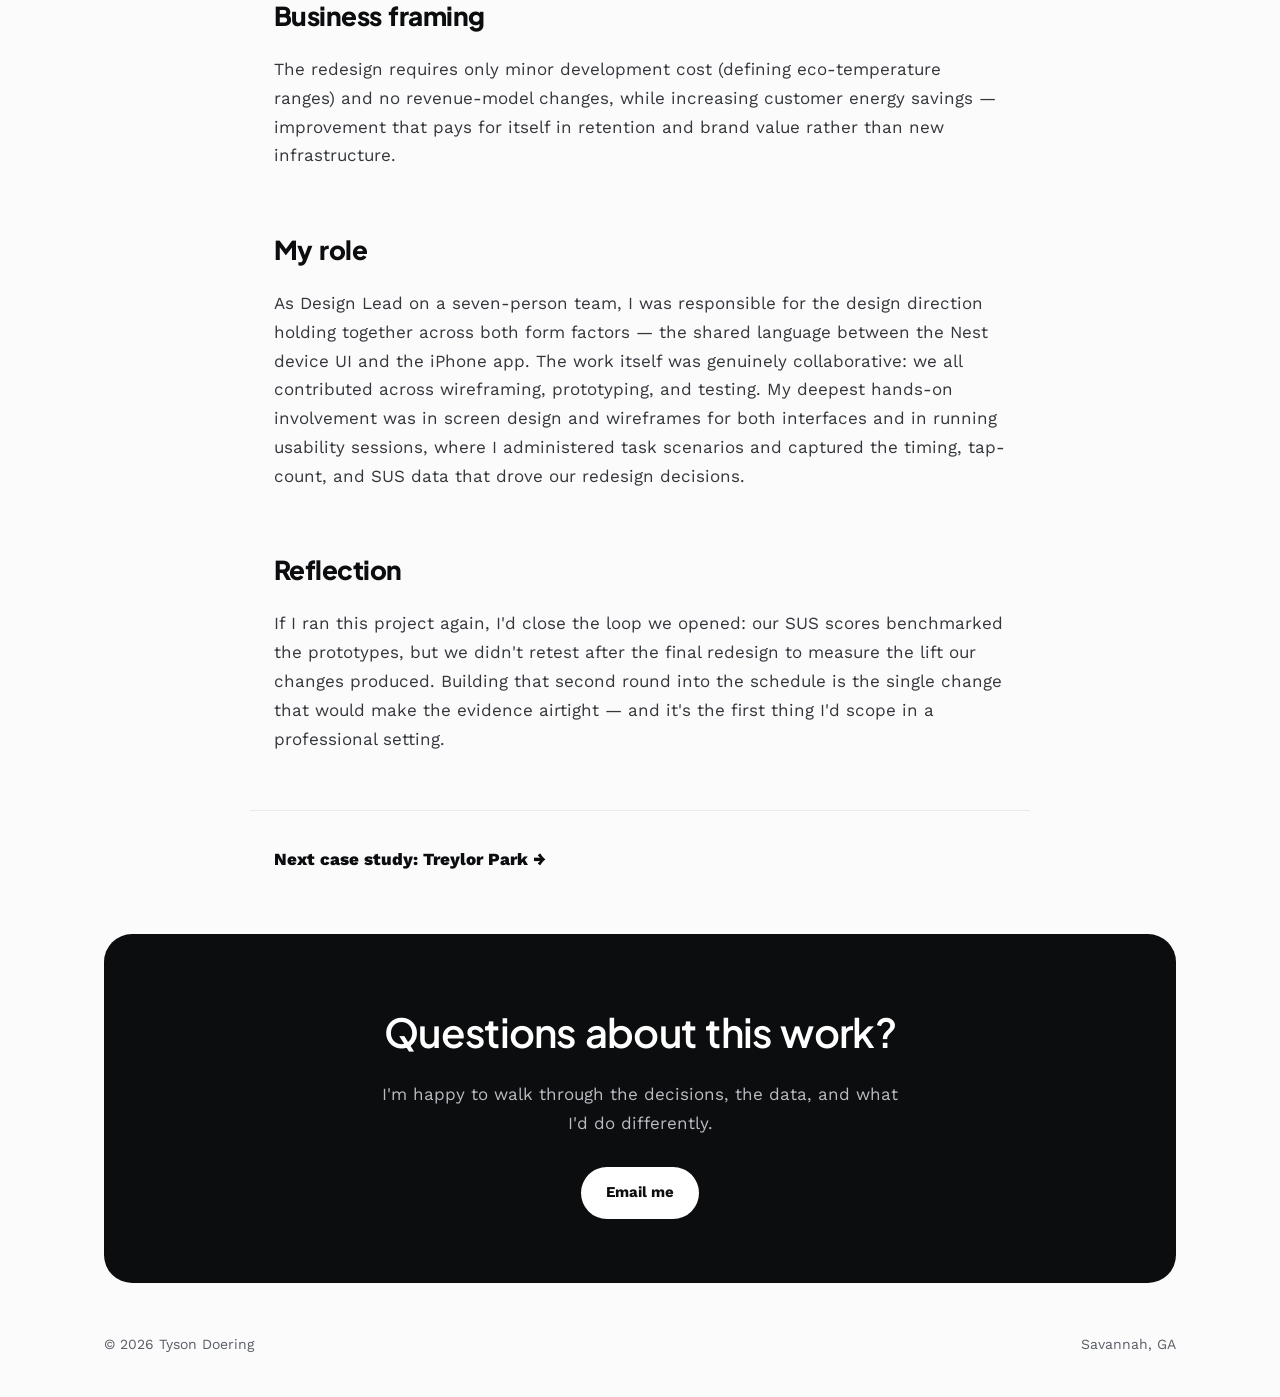
<file: nest.html>
<!DOCTYPE html>
<html lang="en">
<head>
<meta charset="utf-8"><meta name="viewport" content="width=device-width,initial-scale=1">
<title>Nest Thermostat Redesign — Green & Affordable — Tyson Doering</title>
<link href="https://fonts.googleapis.com/css2?family=Plus+Jakarta+Sans:wght@400;500;600;700;800&family=Work+Sans:wght@400;500;600;700&display=swap" rel="stylesheet">
<link rel="stylesheet" href="styles.css">
<link rel="stylesheet" href="transition.css">
</head>
<body>
<header class="site" id="hdr"><div class="wrap">
  <a class='logo' href='/'>Tyson Doering</a>
  <nav class="top">
    <a class='hide-m' href='/#work'>Work</a>
    <a class='hide-m' href='/#redesigns'>Redesigns</a>
    <a class='hide-m' href='/#about'>About</a>
    <a class="pill dark" href="mailto:tdoe28711@gmail.com">Email me</a>
  </nav>
</div></header>
<article class="case">
  <div class="case-inner">
    <a class='crumb' href='/#work'>← All work</a>
    <div style="margin-top:24px"><span class="kicker">Product UX · Usability Testing</span></div>
    <h1>Nest Thermostat Redesign — Green &amp; Affordable</h1>
<p><strong>Role: Design Lead</strong> · 7-person team · 10 weeks · UXDG 315</p>
<p><img alt="Hero — Green &amp; Affordable executive summary" src="images/nest/hero-executive-summary.png" /></p>

<h2>Overview</h2>
<p>The Nest thermostat's cluttered interface buried the features that matter most — scheduling and energy insight. Over 10 weeks, our seven-person team redesigned both the Nest device UI and its companion app around a single idea: make saving energy and money visible and effortless. As Design Lead, I drove screen design across both form factors and ran moderated usability tests — 12 sessions measuring task time, tap counts, and SUS — whose findings directly shaped the final designs, component libraries, and style guide.</p>

<h2>The problem</h2>
<p>A cloud of confusion and clustered interfaces was blocking users from the parts of Nest that matter most — including key features like the schedule. The interface didn't communicate real-time savings or eco-friendly choices, so users struggled to manage energy use, leading to higher costs and unnecessary consumption.</p>
<p>Our audience: homeowners who want to be conscious and proactive about their energy use and spending — people looking to cut both consumption and cost without making it a second job.</p>
<p><img alt="The original Nest schedule" src="images/nest/orig-vs-ours-app-schedule.png" /></p>
<p><strong>How might we</strong> simplify the current Nest interfaces to increase usability and easily communicate ways the user can improve their environmental impact and save money?</p>

<h2>Constraints</h2>
<p>We worked within three fixed boundaries: the existing Nest hardware (round display, dial interaction), the established Home / Nav / Schedule structure, and parity with the companion app. Designing inside real product constraints — rather than a blank canvas — shaped every decision that follows.</p>
<p><img alt="Constraints" src="images/nest/constraints.png" /></p>

<h2>Process</h2>
<p>We started wide: 360+ visual references consolidated to 60, then to 5 final directions, which we distilled into design directives — a 2:1 header-to-body ratio, flat design style, grid layouts, sans-serif type, and data made visual. From there, sketches became wireframes for both form factors.</p>
<p><img alt="360+ references consolidated" src="images/nest/process-moodboard.png" />
<img alt="Initial sketches" src="images/nest/process-sketches.png" />
<img alt="Design directives" src="images/nest/process-directives.png" />
<img alt="iPhone wireframes" src="images/nest/wireframes-iphone.png" />
<img alt="Nest wireframes" src="images/nest/wireframes-nest.png" /></p>

<h2>Testing</h2>
<p>We ran 12 moderated usability sessions — 7 on the iPhone app prototype, 5 on the Nest device prototype — with four task scenarios each, measuring completion time, tap counts, and System Usability Scale scores.</p>
<ul>
<li><strong>App: 73.5% overall SUS</strong></li>
<li><strong>Device: 68.3% overall SUS</strong></li>
</ul>
<p><img alt="iPhone task results" src="images/nest/testing-results-iphone.png" />
<img alt="Nest task results" src="images/nest/testing-results-nest.png" /></p>
<p>The scores were only the starting point. The value was in what individual sessions showed us.</p>

<h2>What testing changed</h2>
<p><strong>1. The buried preset library.</strong> Testers repeatedly failed to find the schedule preset library — it took the longest of any app task (21.8s average) despite needing among the fewest taps (5.6). The problem wasn't efficiency; it was discoverability. We surfaced the library directly on the schedule screen as a persistent action, so presets became a visible feature instead of a hidden one.</p>
<p><img alt="App schedule — original vs ours" src="images/nest/final-app-schedule.png" /></p>
<p><strong>2. An overwhelming home screen.</strong> Users hesitated on the app home — too many controls competing at once. We rebuilt the information architecture around one primary decision (current temp and eco suggestion up top) with insights demoted to glanceable cards below. The result is a home screen you can act on in one glance and dig into by choice.</p>
<p><img alt="App home — original vs ours" src="images/nest/orig-vs-ours-app-home.png" /></p>
<p><strong>3. The long road to changing the temperature.</strong> On the Nest itself, the journey from home screen to editing a scheduled temperature was our worst-tested flow — 27.6 seconds and 12.6 taps on average. We flattened the menu structure and redesigned day navigation so schedule editing sits one deliberate gesture from home instead of buried in nested menus.</p>
<p><img alt="Nest schedule — original vs ours" src="images/nest/orig-vs-ours-nest-schedule.png" /></p>
<p><strong>4. "Can I tap this?"</strong> Across both interfaces, testers couldn't reliably tell status displays from interactive controls. We built explicit visual states into the component libraries — normal, focused, hovered, active — so every element signals whether it's information or invitation. This finding is why our component libraries exist at the scale they do.</p>
<p><img alt="Component states" src="images/nest/components-nest-1.png" /></p>

<h2>Final designs</h2>
<p><img alt="Original vs ours — app home" src="images/nest/orig-vs-ours-app-home.png" />
<img alt="Final app home" src="images/nest/final-app-home.png" />
<img alt="Original vs ours — Nest home" src="images/nest/orig-vs-ours-nest-home.png" />
<img alt="Final Nest home" src="images/nest/final-nest-home.png" />
<img alt="Final Nest schedule" src="images/nest/final-nest-schedule.png" /></p>
<p>The redesigned system centers energy awareness: eco suggestions on every temperature control, daily insight cards (hours, kWh, dollars saved), weekly insight graphs, and an activity-based scheduling model that matches how people actually live — work, sleep, yoga, plant hour — rather than raw time grids.</p>
<p><img alt="Nest components" src="images/nest/components-nest-2.png" />
<img alt="App components" src="images/nest/components-app-1.png" />
<img alt="App components cont." src="images/nest/components-app-2.png" />
<img alt="Style guide — colors and typography" src="images/nest/style-guide-1.jpg" /></p>

<h2>Business framing</h2>
<p>The redesign requires only minor development cost (defining eco-temperature ranges) and no revenue-model changes, while increasing customer energy savings — improvement that pays for itself in retention and brand value rather than new infrastructure.</p>

<h2>My role</h2>
<p>As Design Lead on a seven-person team, I was responsible for the design direction holding together across both form factors — the shared language between the Nest device UI and the iPhone app. The work itself was genuinely collaborative: we all contributed across wireframing, prototyping, and testing. My deepest hands-on involvement was in screen design and wireframes for both interfaces and in running usability sessions, where I administered task scenarios and captured the timing, tap-count, and SUS data that drove our redesign decisions.</p>

<h2>Reflection</h2>
<p>If I ran this project again, I'd close the loop we opened: our SUS scores benchmarked the prototypes, but we didn't retest after the final redesign to measure the lift our changes produced. Building that second round into the schedule is the single change that would make the evidence airtight — and it's the first thing I'd scope in a professional setting.</p>
  </div>
  <div class="case-next"><a href='/treylor-park'>Next case study: Treylor Park →</a></div>
</article>
<div class="wrap"><div class="cta-card">
  <h2>Questions about this work?</h2>
  <p>I'm happy to walk through the decisions, the data, and what I'd do differently.</p>
  <a class="pill dark" href="mailto:tdoe28711@gmail.com">Email me</a>
</div></div>
<footer class="site"><div class="wrap"><span>© 2026 Tyson Doering</span><span>Savannah, GA</span></div></footer>
<script>
const h=document.getElementById('hdr');
addEventListener('scroll',()=>h.classList.toggle('scrolled',scrollY>10),{passive:true});
</script>
<script src="transition.js"></script>
</body></html>
</file>
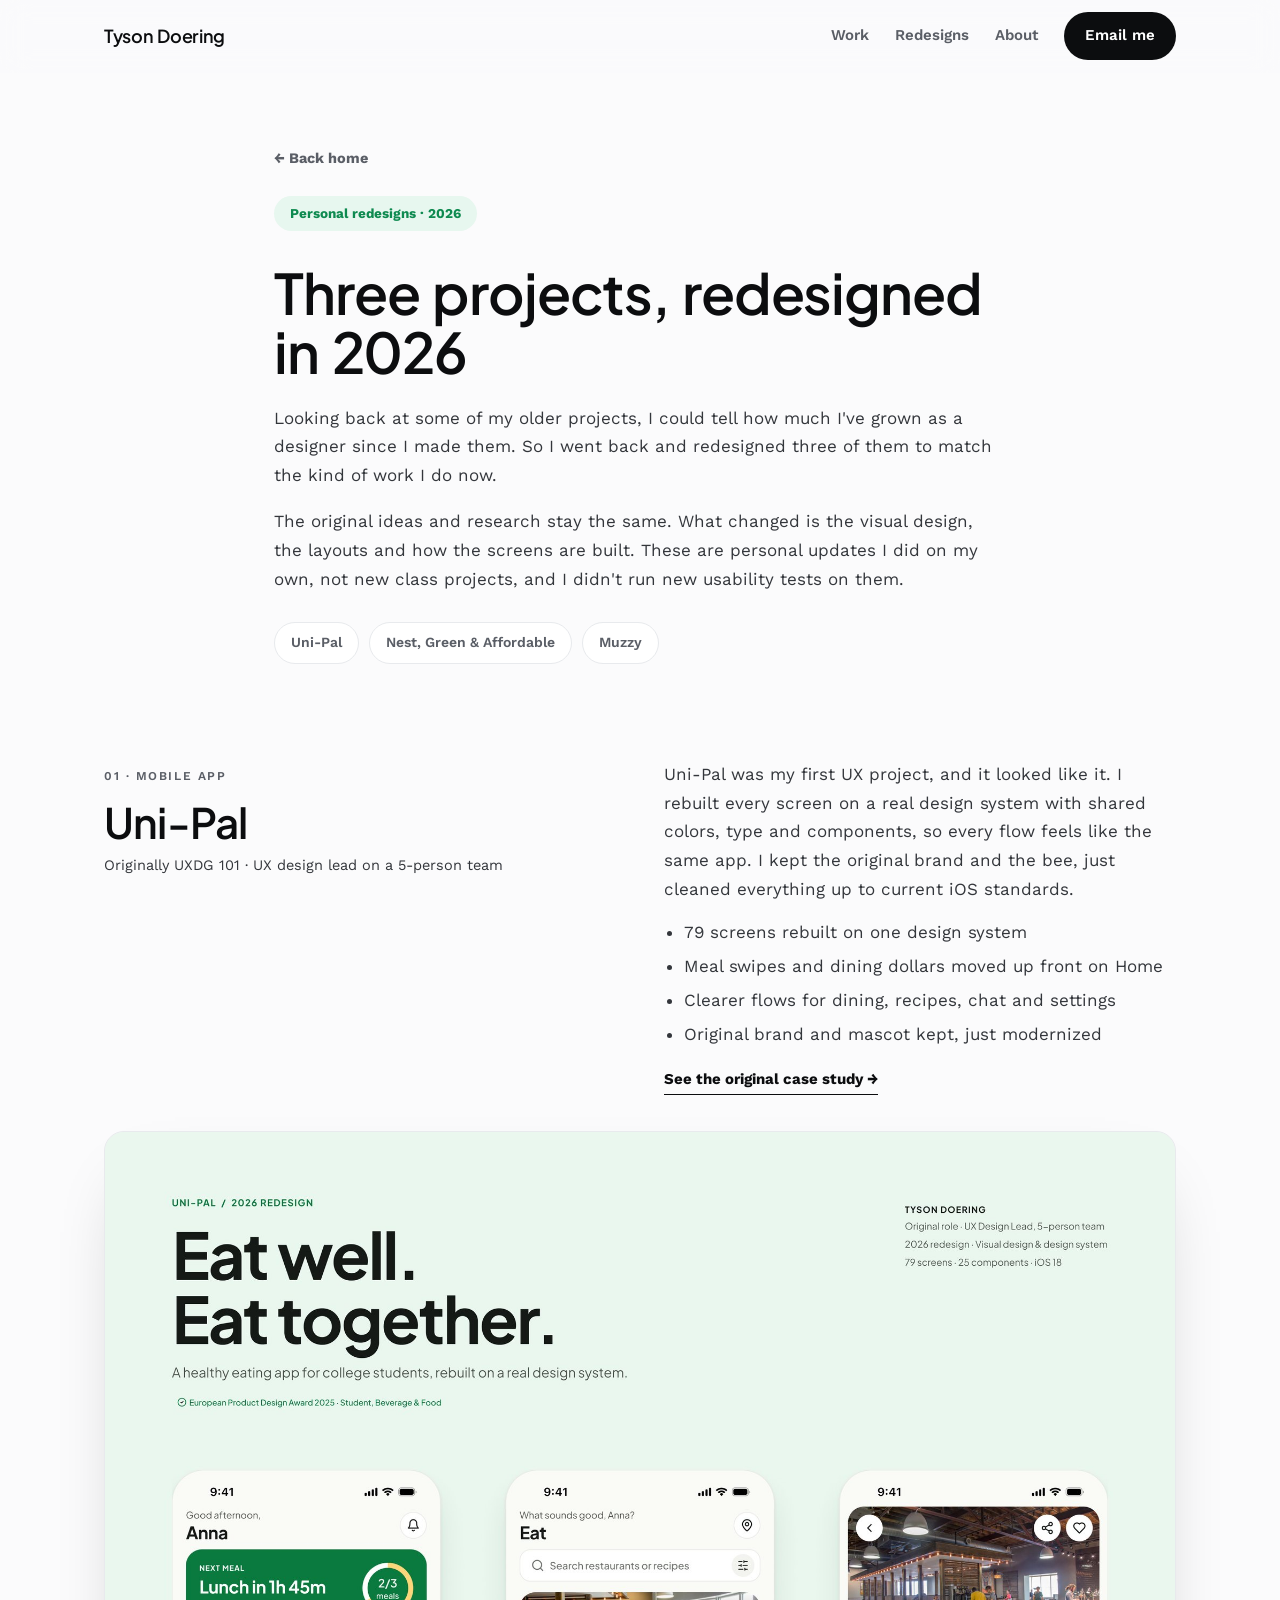
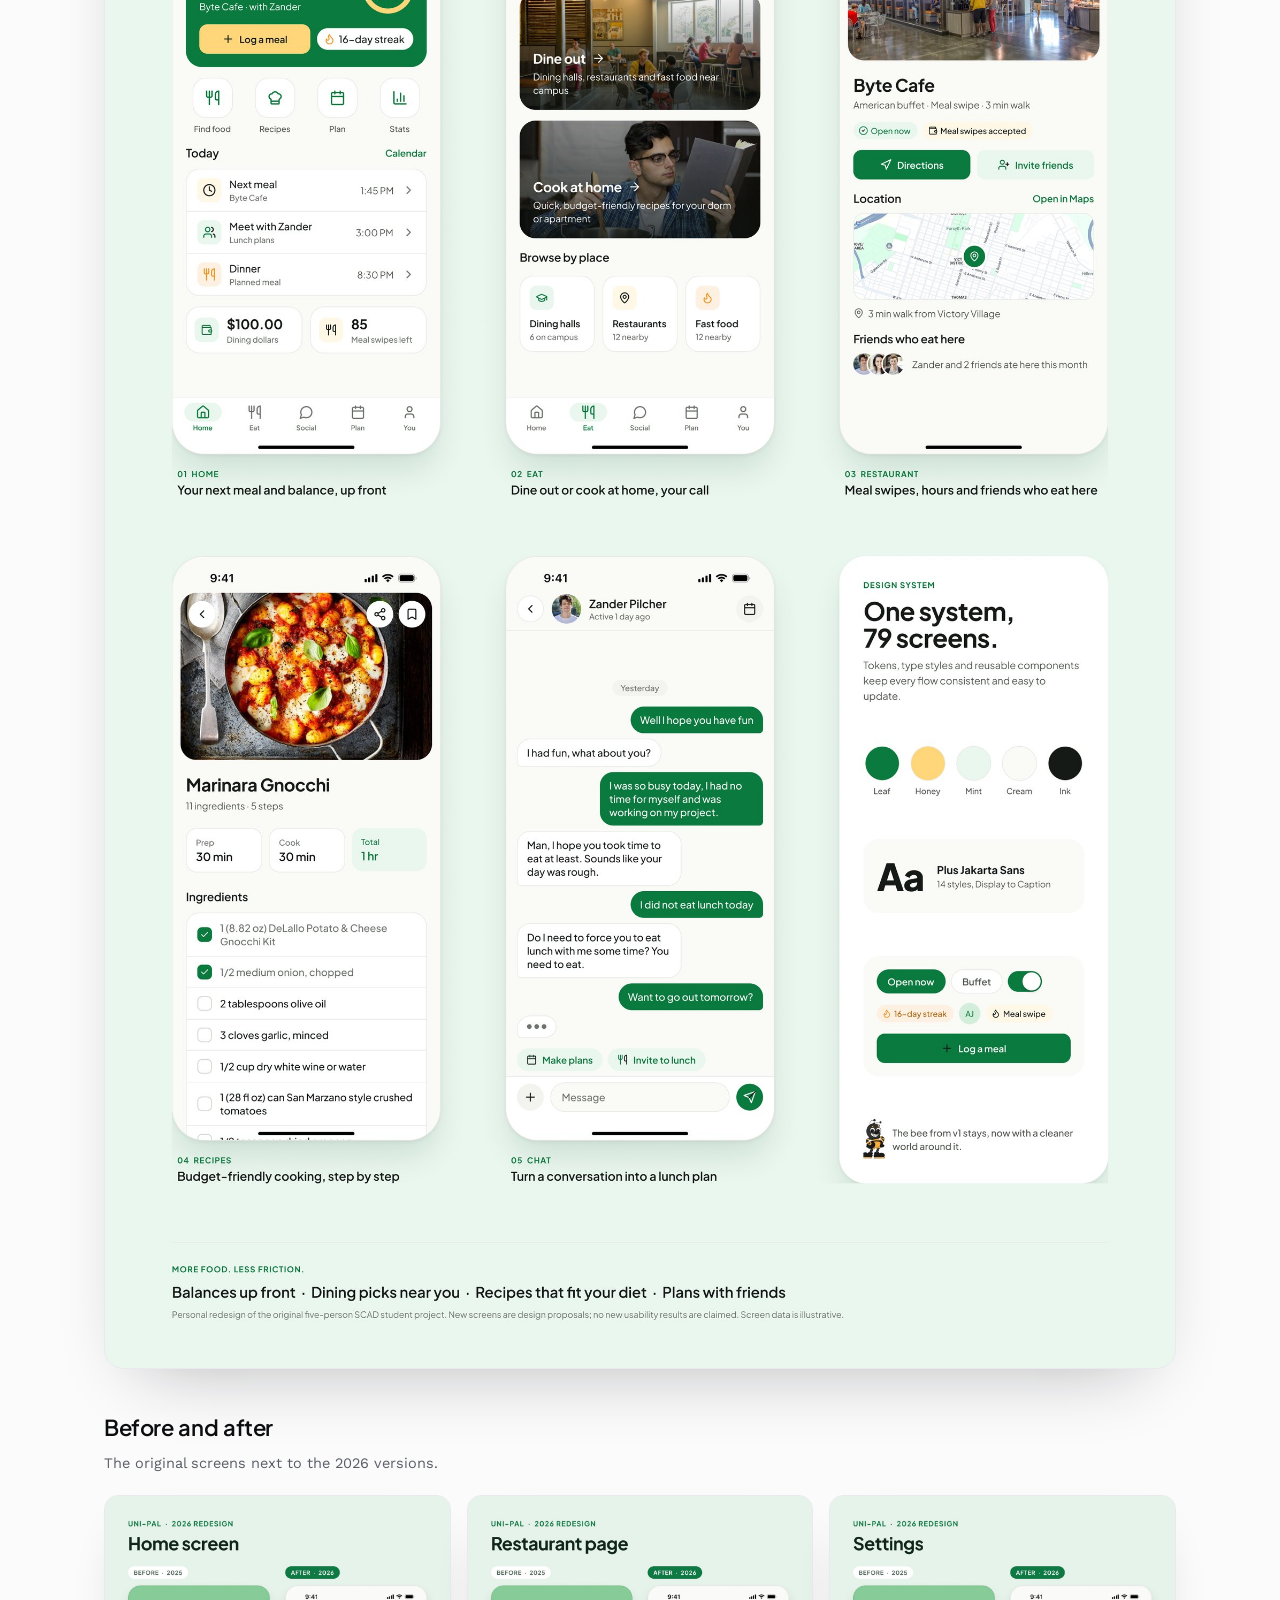
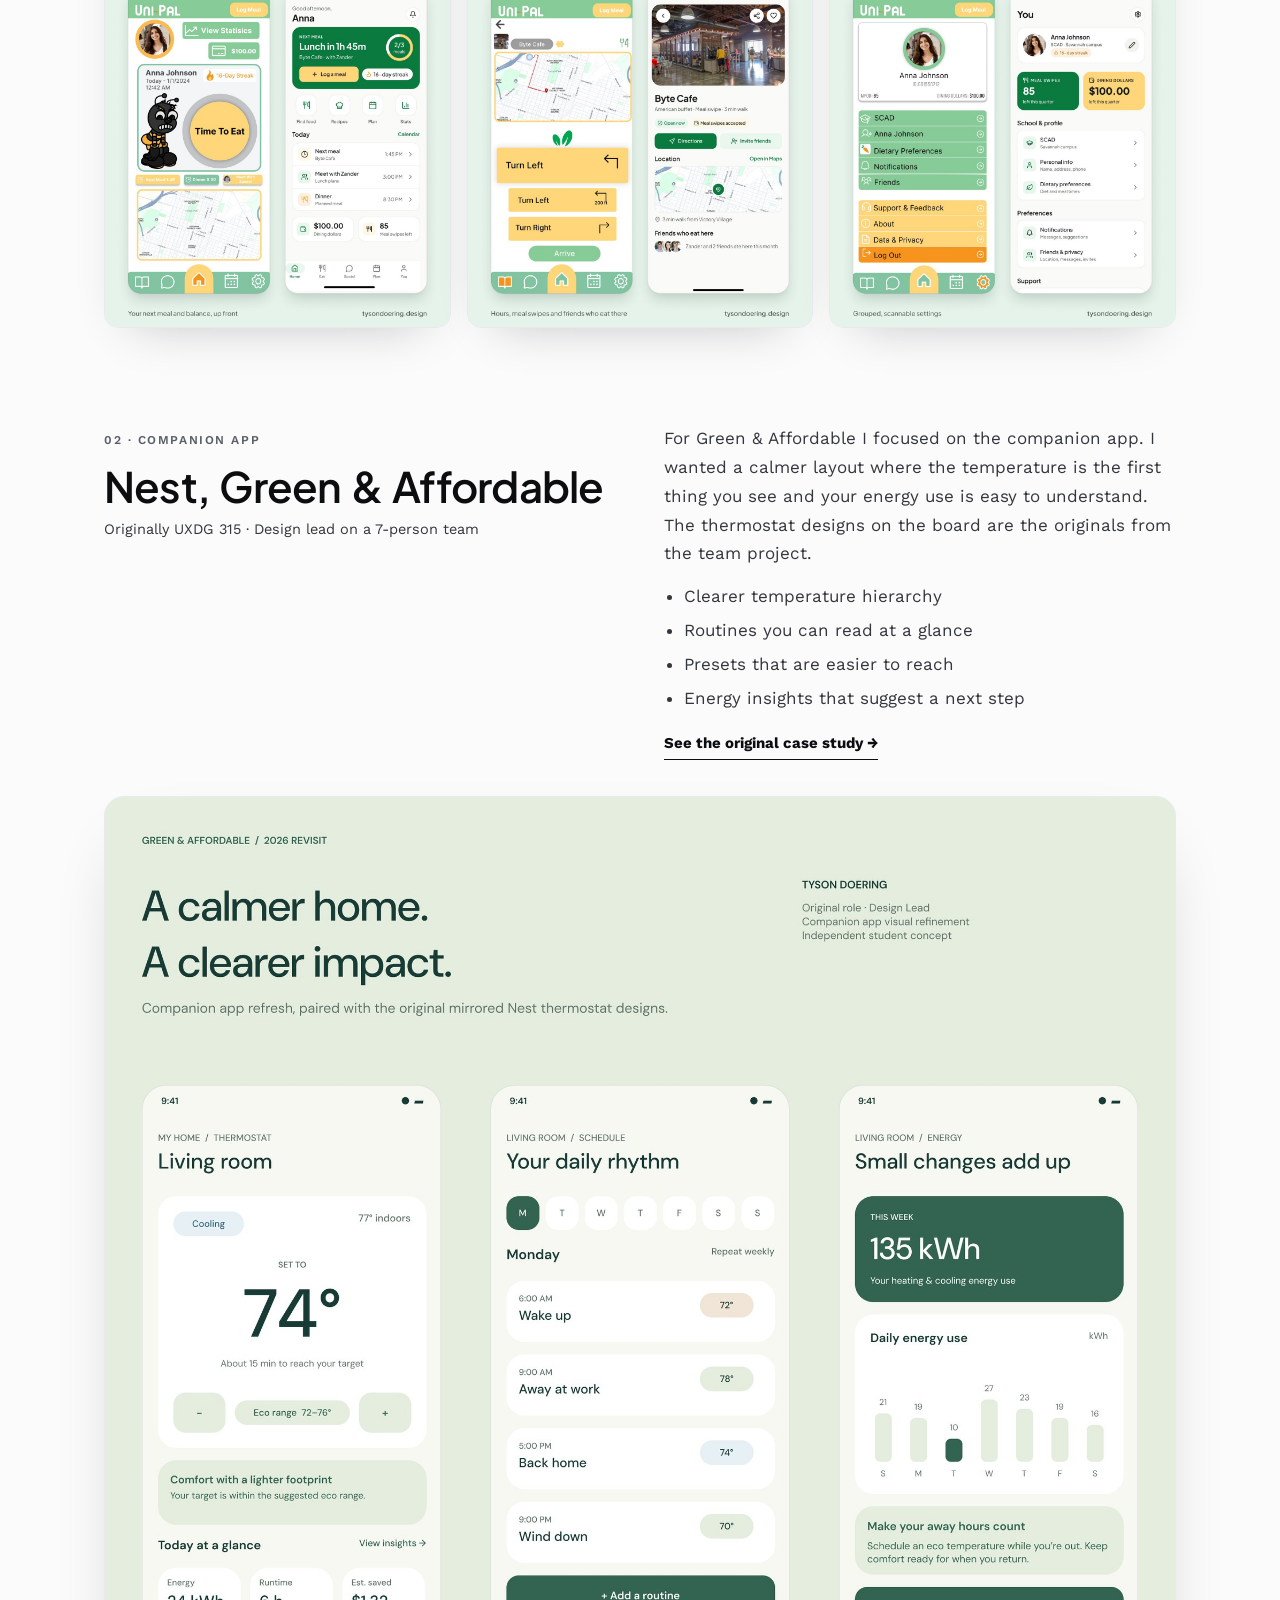
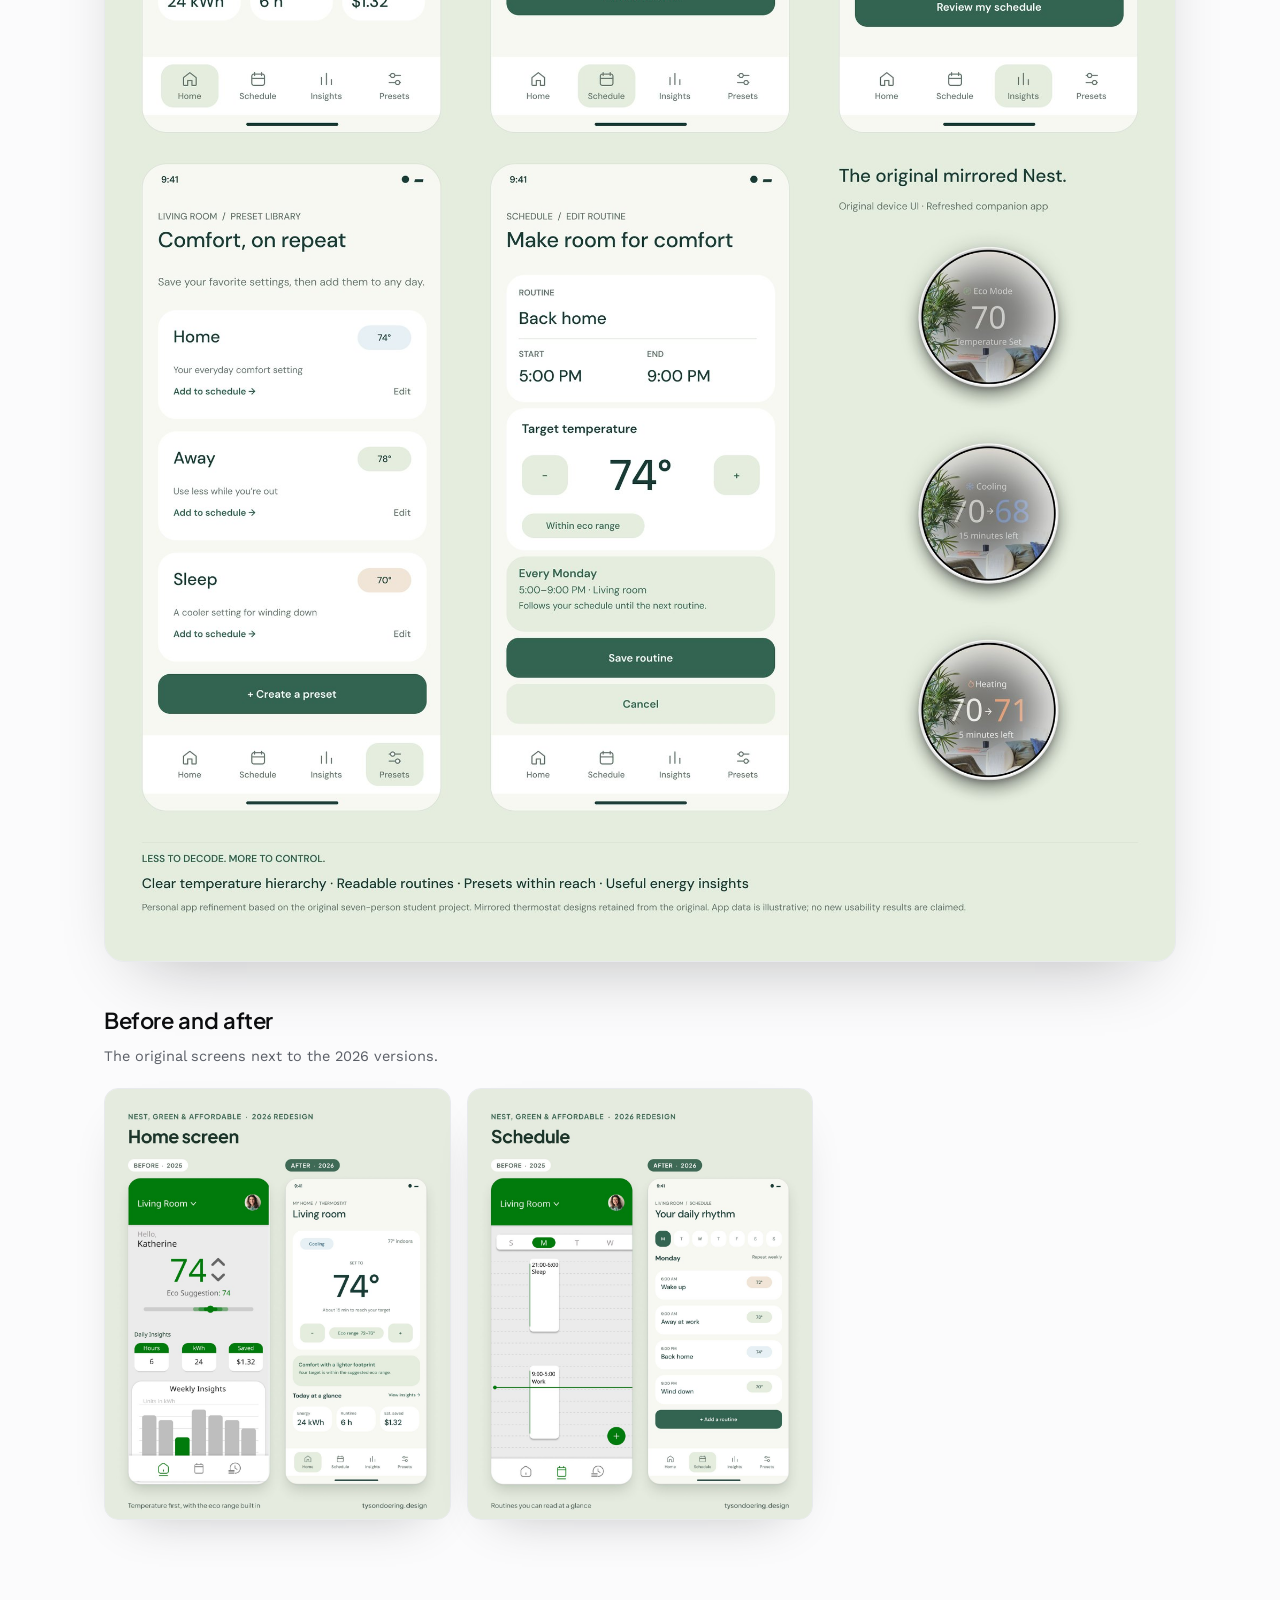
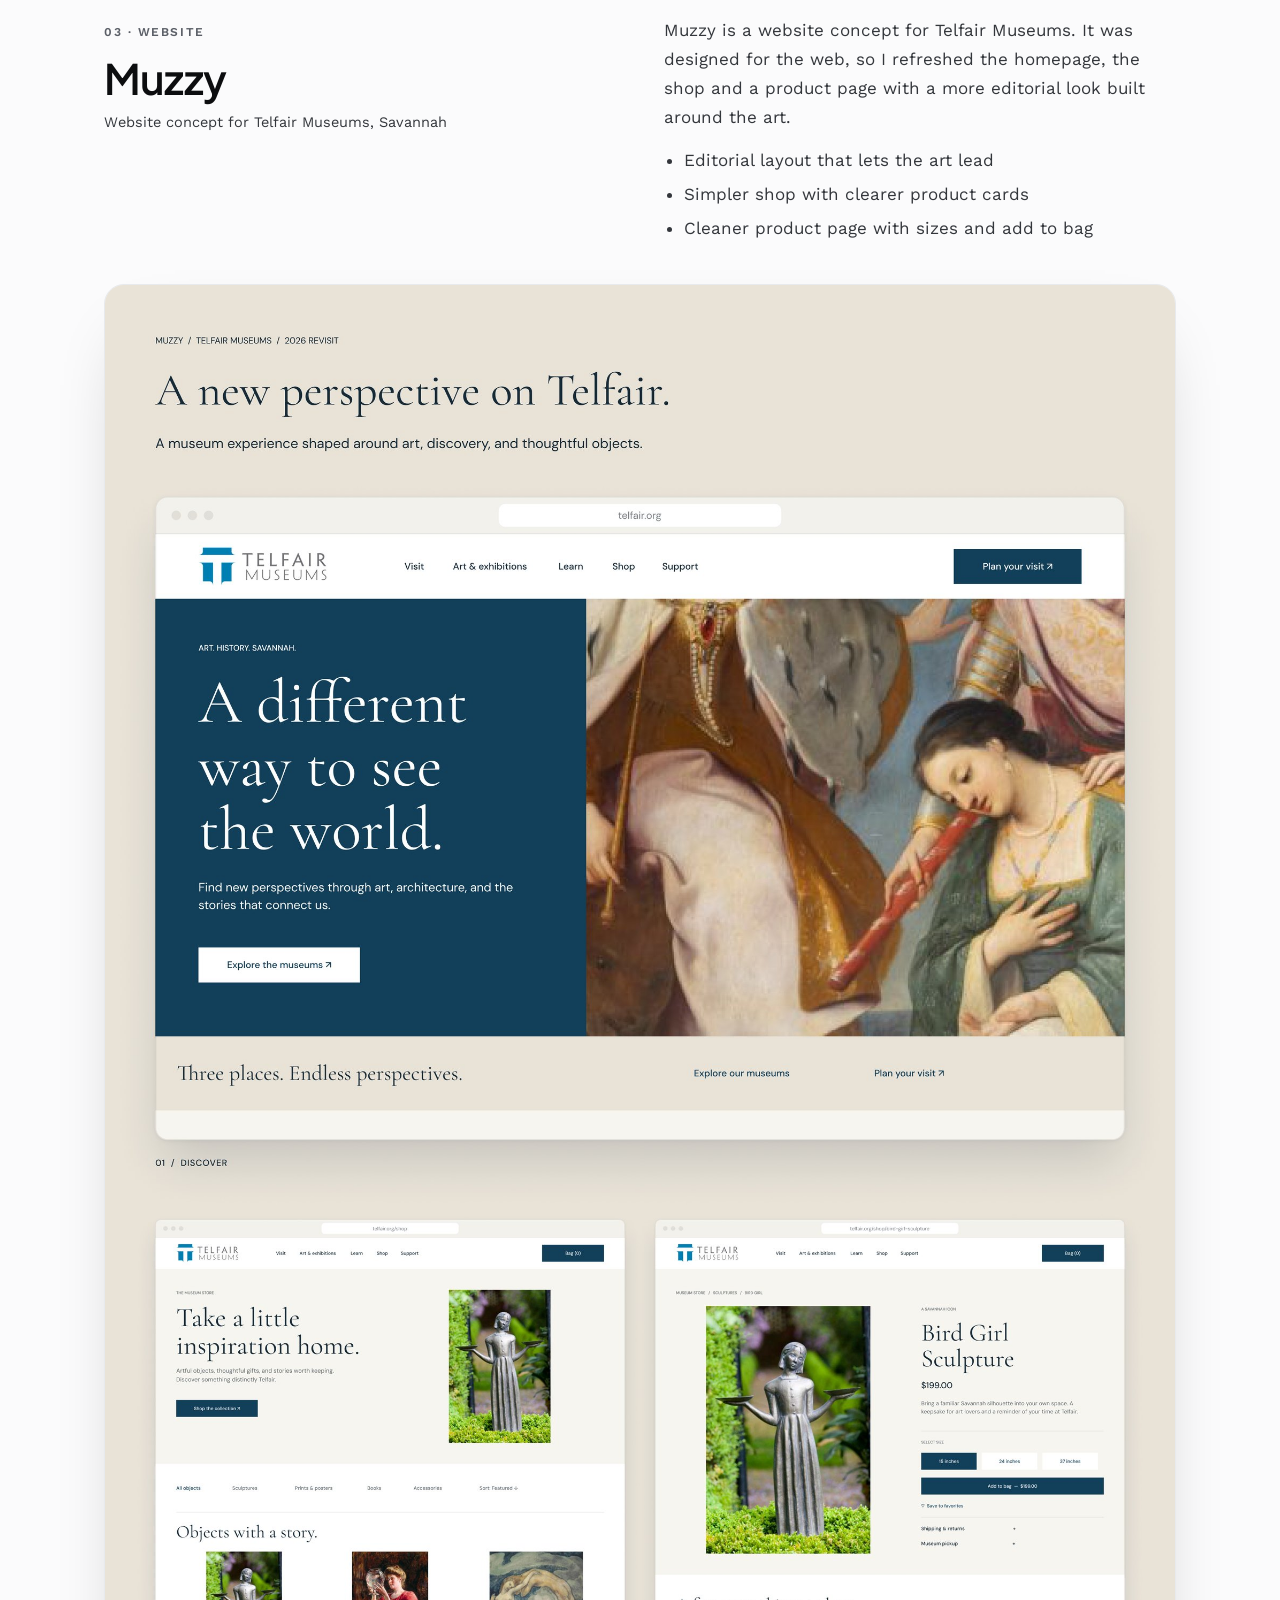
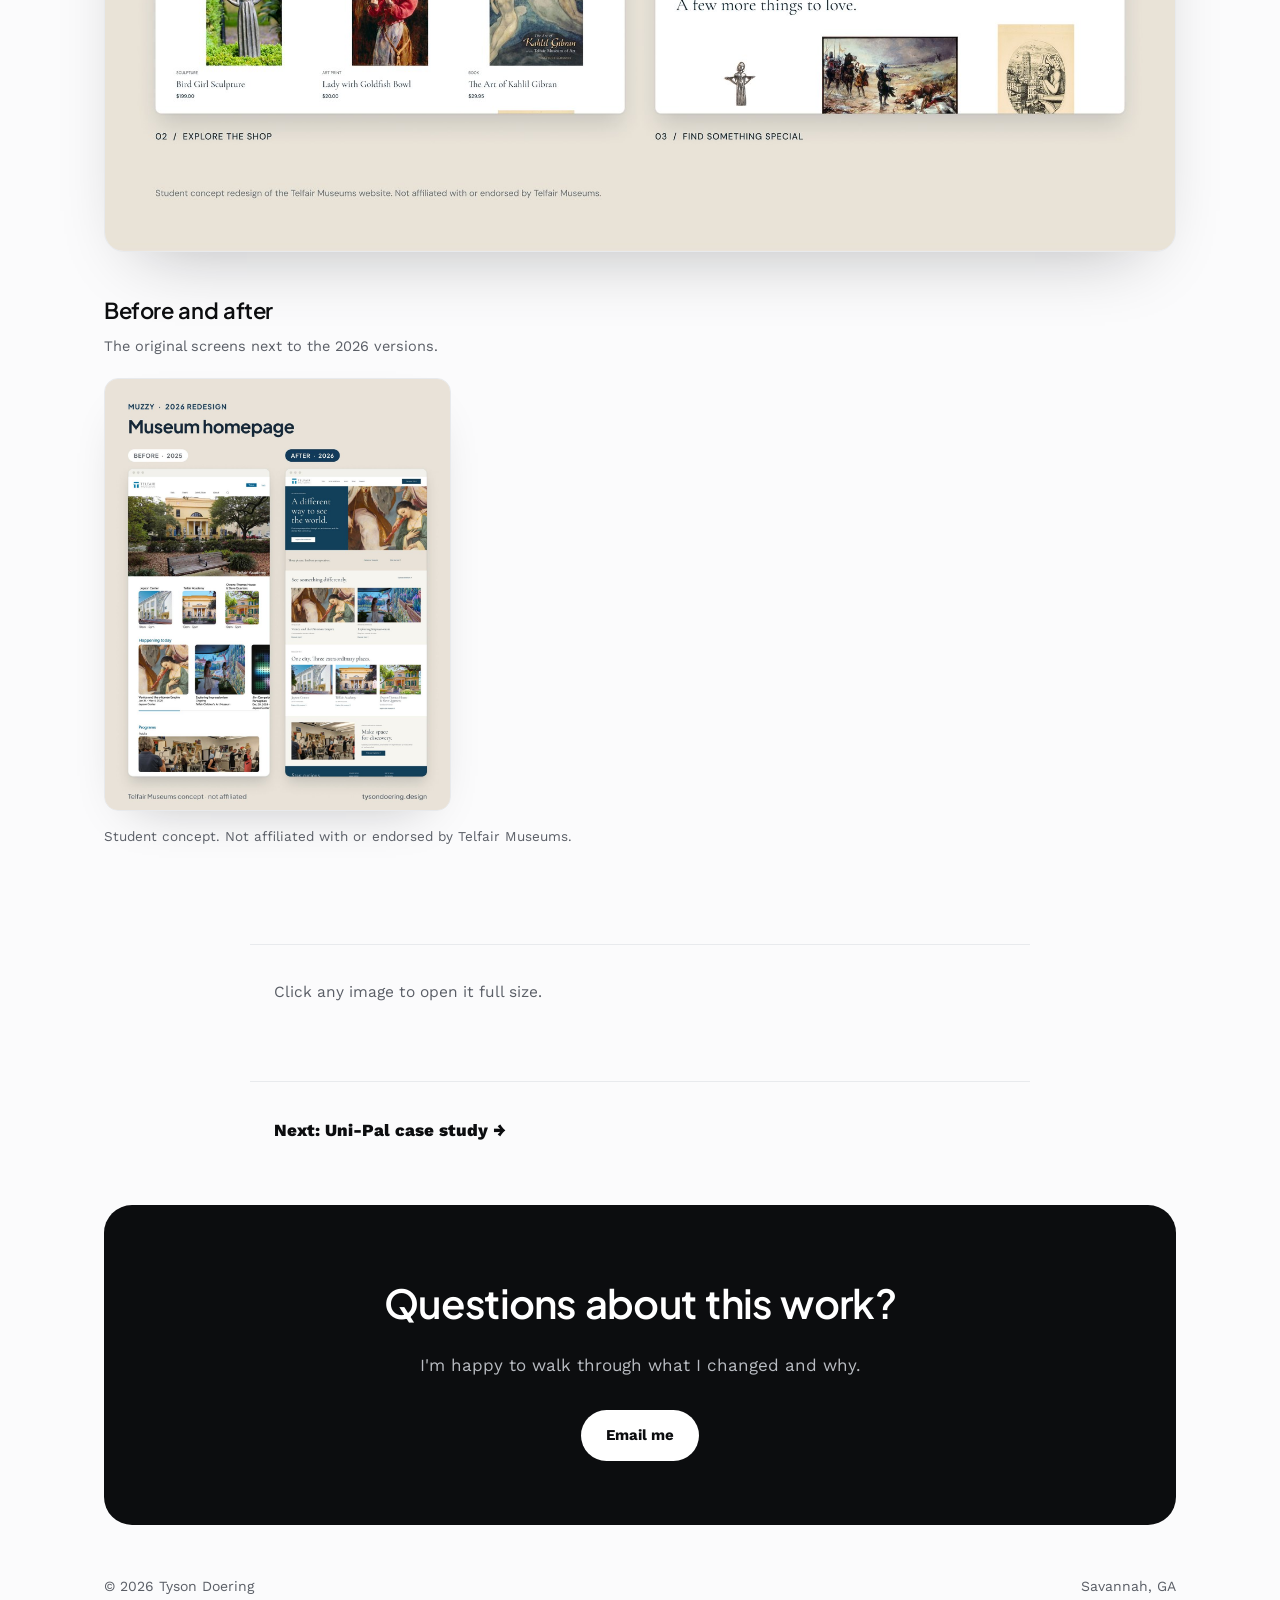
<file: redesigns.html>
<!DOCTYPE html>
<html lang="en">
<head>
<meta charset="utf-8"><meta name="viewport" content="width=device-width,initial-scale=1">
<title>2026 Redesigns — Tyson Doering</title>
<meta name="description" content="Three of Tyson Doering's older projects, Uni-Pal, Nest Green & Affordable and Muzzy, redesigned in 2026.">
<link href="https://fonts.googleapis.com/css2?family=Plus+Jakarta+Sans:wght@400;500;600;700;800&family=Work+Sans:wght@400;500;600;700&display=swap" rel="stylesheet">
<link rel="stylesheet" href="styles.css">
<link rel="stylesheet" href="transition.css">
<style>
.rd-top{max-width:780px;margin:0 auto;padding:0 24px}
.rd-top h1{font-weight:600;font-size:clamp(34px,5.4vw,56px);letter-spacing:-.02em;line-height:1.06;margin:16px 0 22px}
.rd-top p{color:#33363B;margin:1em 0}
.rd-jump{display:flex;flex-wrap:wrap;gap:10px;margin-top:28px}
.rd-jump a{border:1px solid var(--line);background:var(--card);border-radius:999px;padding:8px 16px;font-size:14px;font-weight:600;text-decoration:none;color:var(--ink-2);transition:border-color .2s,color .2s}
.rd-jump a:hover{border-color:var(--ink);color:var(--ink)}
.rd{max-width:1120px;margin:0 auto;padding:96px 24px 0;scroll-margin-top:60px}
.rd-head{display:grid;grid-template-columns:1fr 1fr;gap:48px;align-items:start;margin-bottom:36px}
.rd-num{font-family:'Work Sans',sans-serif;font-size:12px;font-weight:600;letter-spacing:.13em;text-transform:uppercase;color:var(--ink-2)}
.rd-head h2{font-size:clamp(28px,3.6vw,42px);line-height:1.08;margin:10px 0 10px}
.rd-meta{font-size:14.5px;color:var(--ink-2)}
.rd-head p{color:#33363B;margin:0 0 14px}
.rd-head ul{margin:0 0 0 1.15em;color:#33363B}
.rd-head li{margin:.3em 0}
.rd-links{margin-top:18px;display:flex;gap:20px;flex-wrap:wrap}
.rd-links a{font-weight:700;font-size:15px;text-decoration:none;border-bottom:1.5px solid currentColor;padding-bottom:2px}
.rd-board{display:block;border-radius:var(--r-md);overflow:hidden;border:1px solid var(--line);box-shadow:0 30px 70px -36px rgba(12,13,15,.32);background:var(--panel)}
.rd-board img{display:block;width:100%;height:auto}
.rd-note{font-size:13.5px;color:var(--ink-2);margin-top:14px}
.rd-end{max-width:780px;margin:96px auto 0;padding:34px 24px 20px;border-top:1px solid var(--line)}
.rd-end p{color:var(--ink-2);font-size:15.5px}
.rd-ba{margin-top:40px}
.rd-ba h3{font-size:22px;letter-spacing:-.02em;margin-bottom:6px}
.rd-ba .rd-meta{margin-bottom:18px}
.rd-ba-grid{display:grid;grid-template-columns:repeat(3,1fr);gap:16px}
.rd-ba-grid a{display:block;border-radius:14px;overflow:hidden;border:1px solid var(--line);box-shadow:0 20px 50px -30px rgba(12,13,15,.3);transition:transform .3s}
.rd-ba-grid a:hover{transform:translateY(-4px)}
.rd-ba-grid img{display:block;width:100%;height:auto}
@media(max-width:860px){.rd-ba-grid{grid-template-columns:1fr 1fr}}
@media(max-width:520px){.rd-ba-grid{grid-template-columns:1fr}}
@media(prefers-reduced-motion:reduce){.rd-ba-grid a{transition:none}.rd-ba-grid a:hover{transform:none}}
@media(max-width:860px){.rd-head{grid-template-columns:1fr;gap:18px}.rd{padding-top:72px}}
</style>
</head>
<body>
<header class="site" id="hdr"><div class="wrap">
  <a class='logo' href='/'>Tyson Doering</a>
  <nav class="top">
    <a class='hide-m' href='/#work'>Work</a>
    <a class='hide-m' href='/#redesigns'>Redesigns</a>
    <a class='hide-m' href='/#about'>About</a>
    <a class="pill dark" href="mailto:tdoe28711@gmail.com">Email me</a>
  </nav>
</div></header>

<article class="case">
  <div class="rd-top">
    <a class='crumb' href='/#redesigns'>← Back home</a>
    <div style="margin-top:24px"><span class="kicker">Personal redesigns · 2026</span></div>
    <h1>Three projects, redesigned in 2026</h1>
    <p>Looking back at some of my older projects, I could tell how much I've grown as a designer since I made them. So I went back and redesigned three of them to match the kind of work I do now.</p>
    <p>The original ideas and research stay the same. What changed is the visual design, the layouts and how the screens are built. These are personal updates I did on my own, not new class projects, and I didn't run new usability tests on them.</p>
    <div class="rd-jump">
      <a href="#unipal">Uni-Pal</a>
      <a href="#nest">Nest, Green &amp; Affordable</a>
      <a href="#muzzy">Muzzy</a>
    </div>
  </div>

  <section class="rd" id="unipal">
    <div class="rd-head">
      <div>
        <span class="rd-num">01 · Mobile app</span>
        <h2>Uni-Pal</h2>
        <p class="rd-meta">Originally UXDG 101 · UX design lead on a 5-person team</p>
      </div>
      <div>
        <p>Uni-Pal was my first UX project, and it looked like it. I rebuilt every screen on a real design system with shared colors, type and components, so every flow feels like the same app. I kept the original brand and the bee, just cleaned everything up to current iOS standards.</p>
        <ul>
          <li>79 screens rebuilt on one design system</li>
          <li>Meal swipes and dining dollars moved up front on Home</li>
          <li>Clearer flows for dining, recipes, chat and settings</li>
          <li>Original brand and mascot kept, just modernized</li>
        </ul>
        <div class="rd-links"><a href="/unipal">See the original case study →</a></div>
      </div>
    </div>
    <a class="rd-board" href="images/redesigns/unipal-2026.jpg" target="_blank" rel="noopener"><img src="images/redesigns/unipal-2026.jpg" alt="Uni-Pal 2026 redesign: Home, Eat, restaurant, recipe and chat screens next to the new design system" width="2000" height="3431" loading="lazy"></a>
    <div class="rd-ba">
      <h3>Before and after</h3>
      <p class="rd-meta">The original screens next to the 2026 versions.</p>
      <div class="rd-ba-grid">
      <a href="images/redesigns/compare/unipal-home.jpg" target="_blank" rel="noopener"><img src="images/redesigns/compare/unipal-home.jpg" alt="Uni-Pal Home screen, before and after" width="1200" height="1500" loading="lazy"></a>
      <a href="images/redesigns/compare/unipal-restaurant.jpg" target="_blank" rel="noopener"><img src="images/redesigns/compare/unipal-restaurant.jpg" alt="Uni-Pal restaurant page, before and after" width="1200" height="1500" loading="lazy"></a>
      <a href="images/redesigns/compare/unipal-settings.jpg" target="_blank" rel="noopener"><img src="images/redesigns/compare/unipal-settings.jpg" alt="Uni-Pal Settings, before and after" width="1200" height="1500" loading="lazy"></a>
      </div>
    </div>

  </section>

  <section class="rd" id="nest">
    <div class="rd-head">
      <div>
        <span class="rd-num">02 · Companion app</span>
        <h2>Nest, Green &amp; Affordable</h2>
        <p class="rd-meta">Originally UXDG 315 · Design lead on a 7-person team</p>
      </div>
      <div>
        <p>For Green &amp; Affordable I focused on the companion app. I wanted a calmer layout where the temperature is the first thing you see and your energy use is easy to understand. The thermostat designs on the board are the originals from the team project.</p>
        <ul>
          <li>Clearer temperature hierarchy</li>
          <li>Routines you can read at a glance</li>
          <li>Presets that are easier to reach</li>
          <li>Energy insights that suggest a next step</li>
        </ul>
        <div class="rd-links"><a href="/nest">See the original case study →</a></div>
      </div>
    </div>
    <a class="rd-board" href="images/redesigns/nest-2026.jpg" target="_blank" rel="noopener"><img src="images/redesigns/nest-2026.jpg" alt="Nest companion app 2026 redesign: home, schedule, energy, presets and edit routine screens, with the original thermostat designs" width="2000" height="3297" loading="lazy"></a>
    <div class="rd-ba">
      <h3>Before and after</h3>
      <p class="rd-meta">The original screens next to the 2026 versions.</p>
      <div class="rd-ba-grid">
      <a href="images/redesigns/compare/nest-home.jpg" target="_blank" rel="noopener"><img src="images/redesigns/compare/nest-home.jpg" alt="Nest app Home screen, before and after" width="1200" height="1500" loading="lazy"></a>
      <a href="images/redesigns/compare/nest-schedule.jpg" target="_blank" rel="noopener"><img src="images/redesigns/compare/nest-schedule.jpg" alt="Nest app Schedule, before and after" width="1200" height="1500" loading="lazy"></a>
      </div>
    </div>

  </section>

  <section class="rd" id="muzzy">
    <div class="rd-head">
      <div>
        <span class="rd-num">03 · Website</span>
        <h2>Muzzy</h2>
        <p class="rd-meta">Website concept for Telfair Museums, Savannah</p>
      </div>
      <div>
        <p>Muzzy is a website concept for Telfair Museums. It was designed for the web, so I refreshed the homepage, the shop and a product page with a more editorial look built around the art.</p>
        <ul>
          <li>Editorial layout that lets the art lead</li>
          <li>Simpler shop with clearer product cards</li>
          <li>Cleaner product page with sizes and add to bag</li>
        </ul>
      </div>
    </div>
    <a class="rd-board" href="images/redesigns/muzzy-2026.jpg" target="_blank" rel="noopener"><img src="images/redesigns/muzzy-2026.jpg" alt="Muzzy 2026 redesign: Telfair Museums homepage, shop and product page in browser windows" width="2000" height="2927" loading="lazy"></a>
    <div class="rd-ba">
      <h3>Before and after</h3>
      <p class="rd-meta">The original screens next to the 2026 versions.</p>
      <div class="rd-ba-grid">
      <a href="images/redesigns/compare/muzzy-homepage.jpg" target="_blank" rel="noopener"><img src="images/redesigns/compare/muzzy-homepage.jpg" alt="Muzzy museum homepage, before and after" width="1200" height="1500" loading="lazy"></a>
      </div>
    </div>

    <p class="rd-note">Student concept. Not affiliated with or endorsed by Telfair Museums.</p>
  </section>

  <div class="rd-end">
    <p>Click any image to open it full size.</p>
  </div>
  <div class="case-next"><a href='/unipal'>Next: Uni-Pal case study →</a></div>
</article>

<div class="wrap"><div class="cta-card">
  <h2>Questions about this work?</h2>
  <p>I'm happy to walk through what I changed and why.</p>
  <a class="pill dark" href="mailto:tdoe28711@gmail.com">Email me</a>
</div></div>
<footer class="site"><div class="wrap"><span>© 2026 Tyson Doering</span><span>Savannah, GA</span></div></footer>
<script>
const h=document.getElementById('hdr');
addEventListener('scroll',()=>h.classList.toggle('scrolled',scrollY>10),{passive:true});
</script>
<script src="transition.js"></script>
</body></html>
</file>
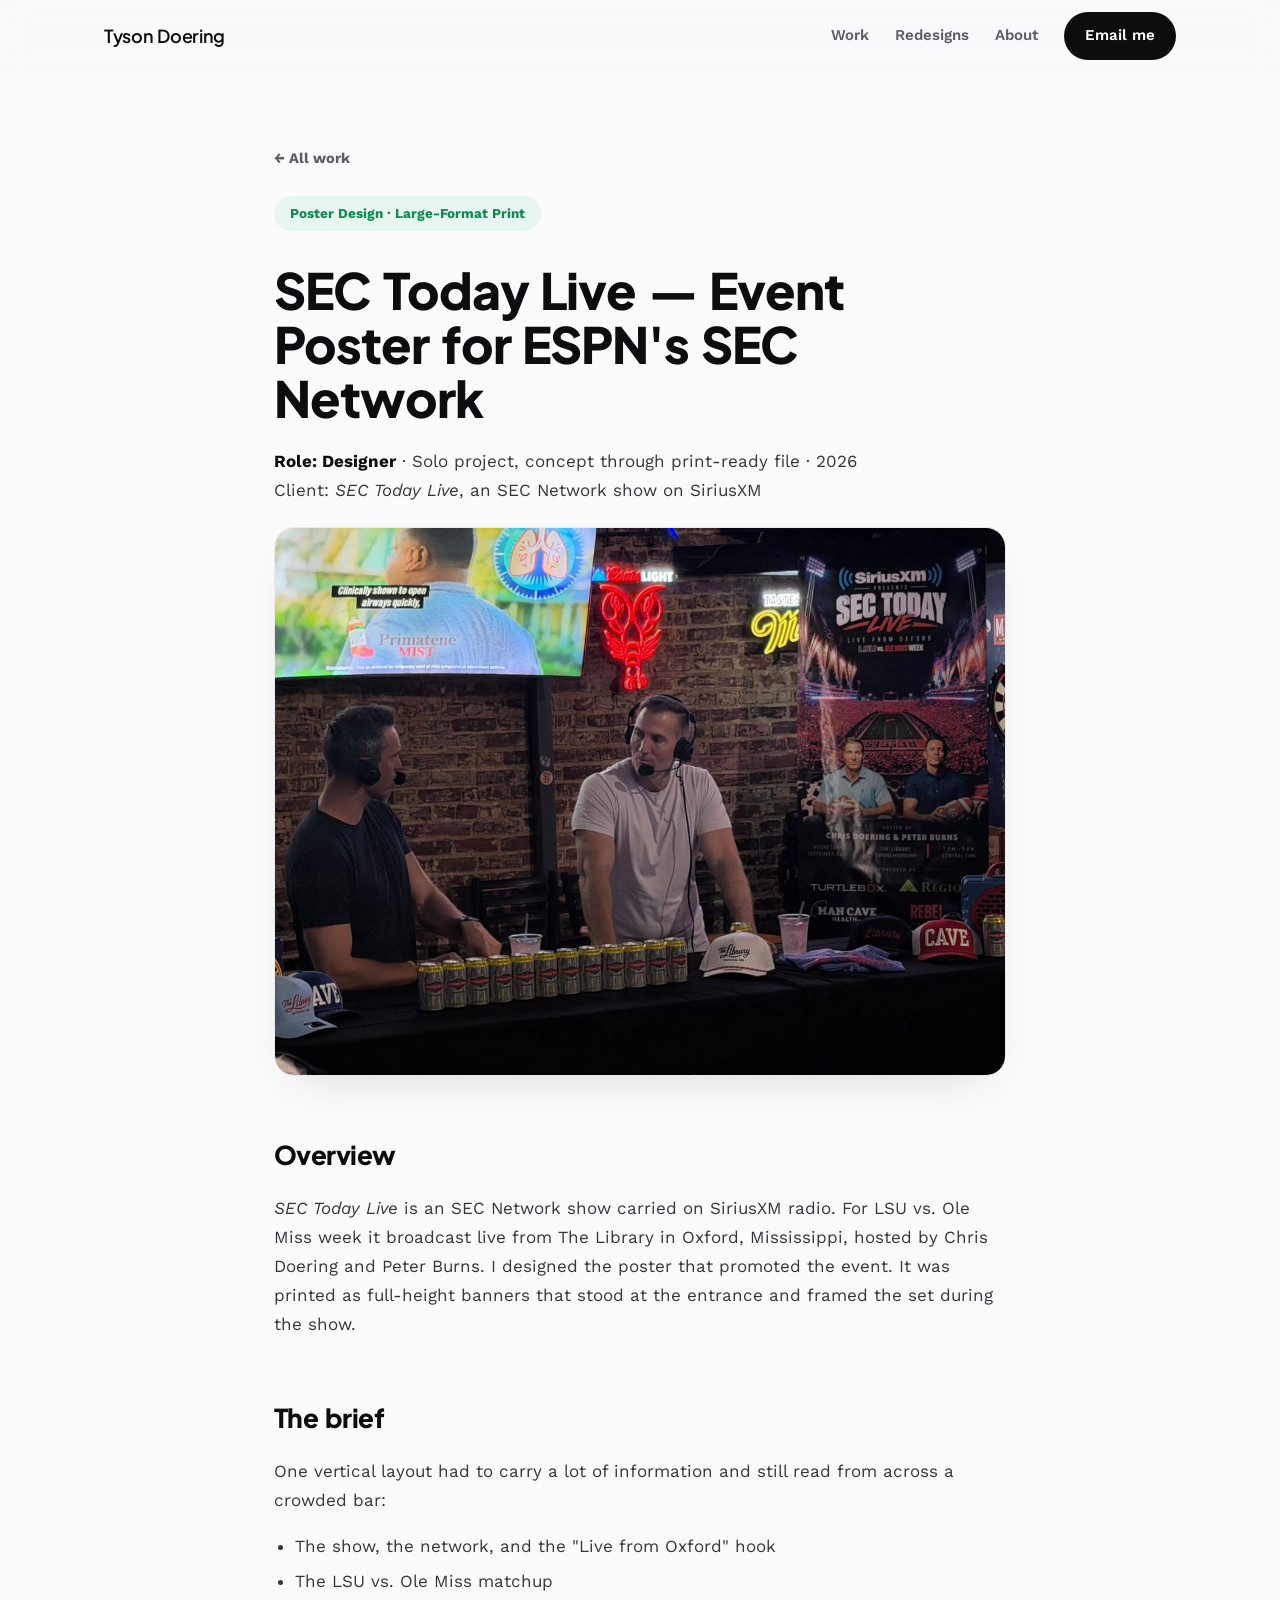
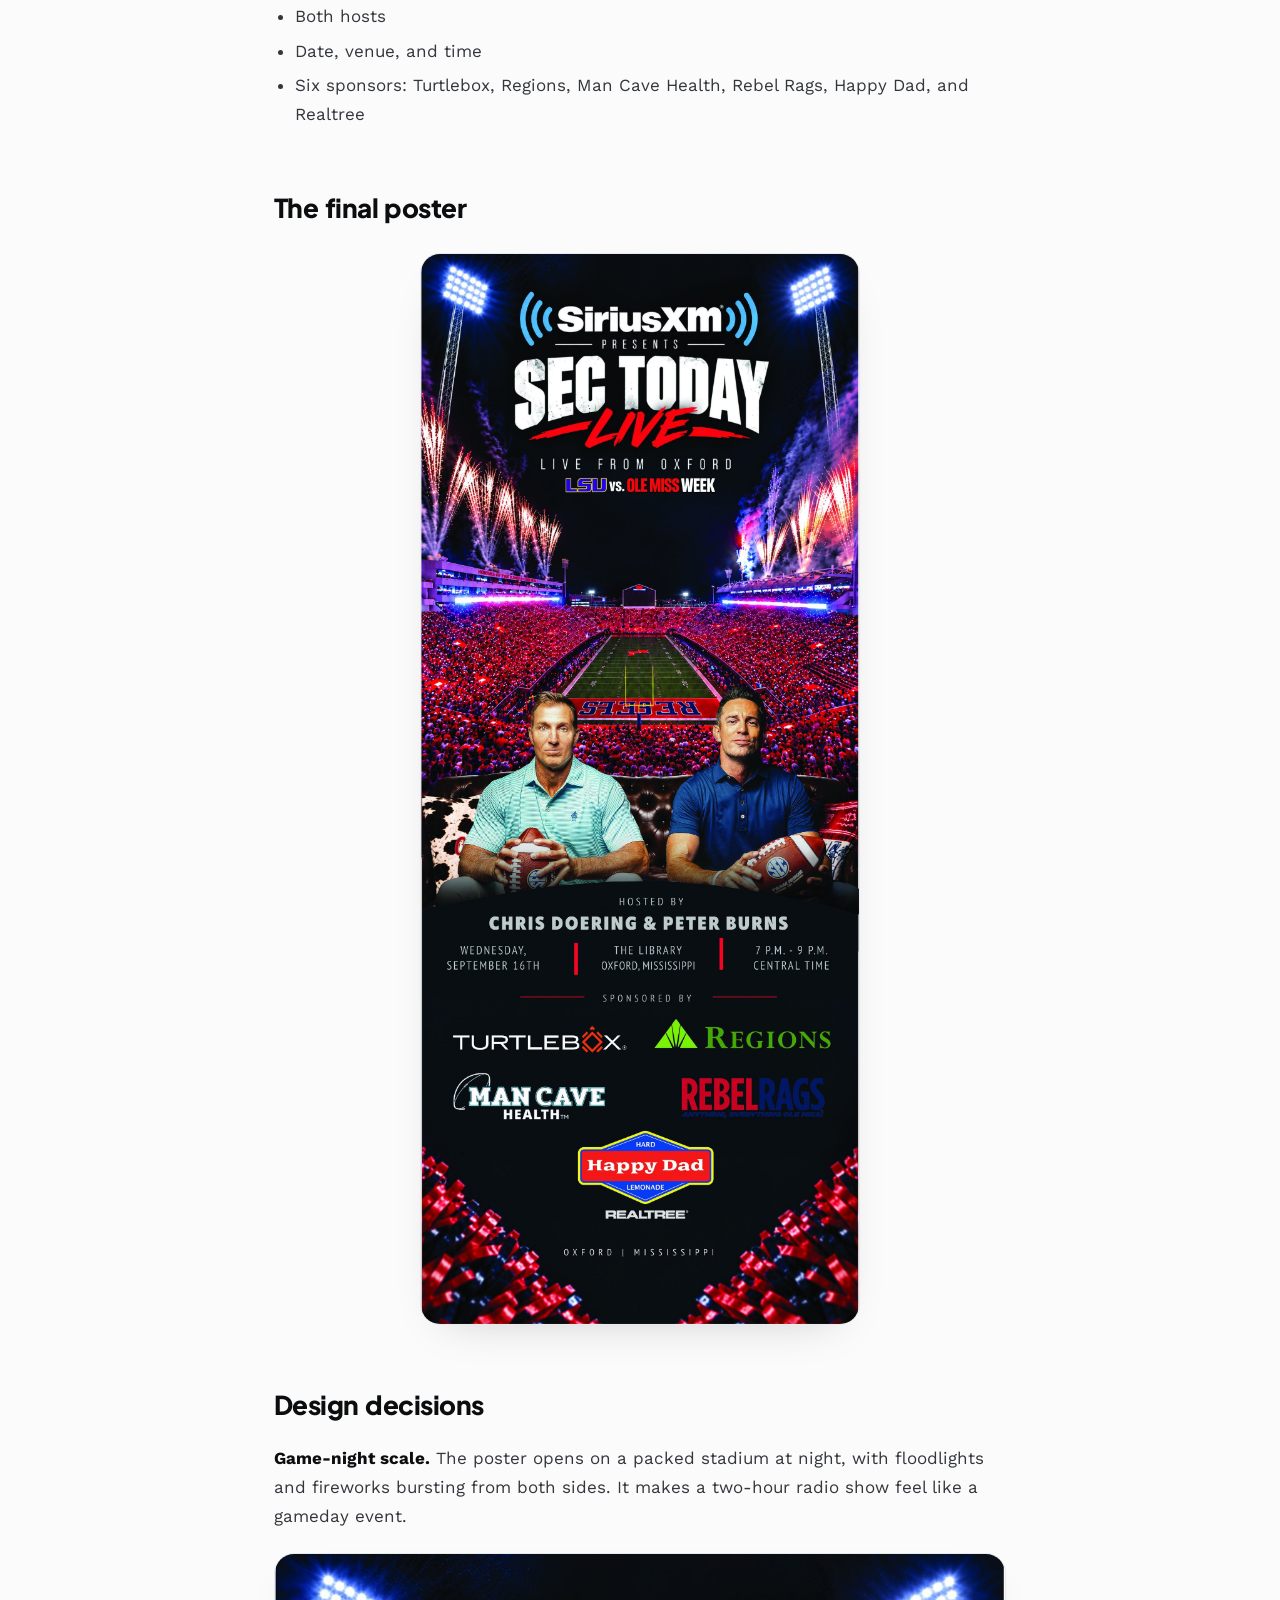
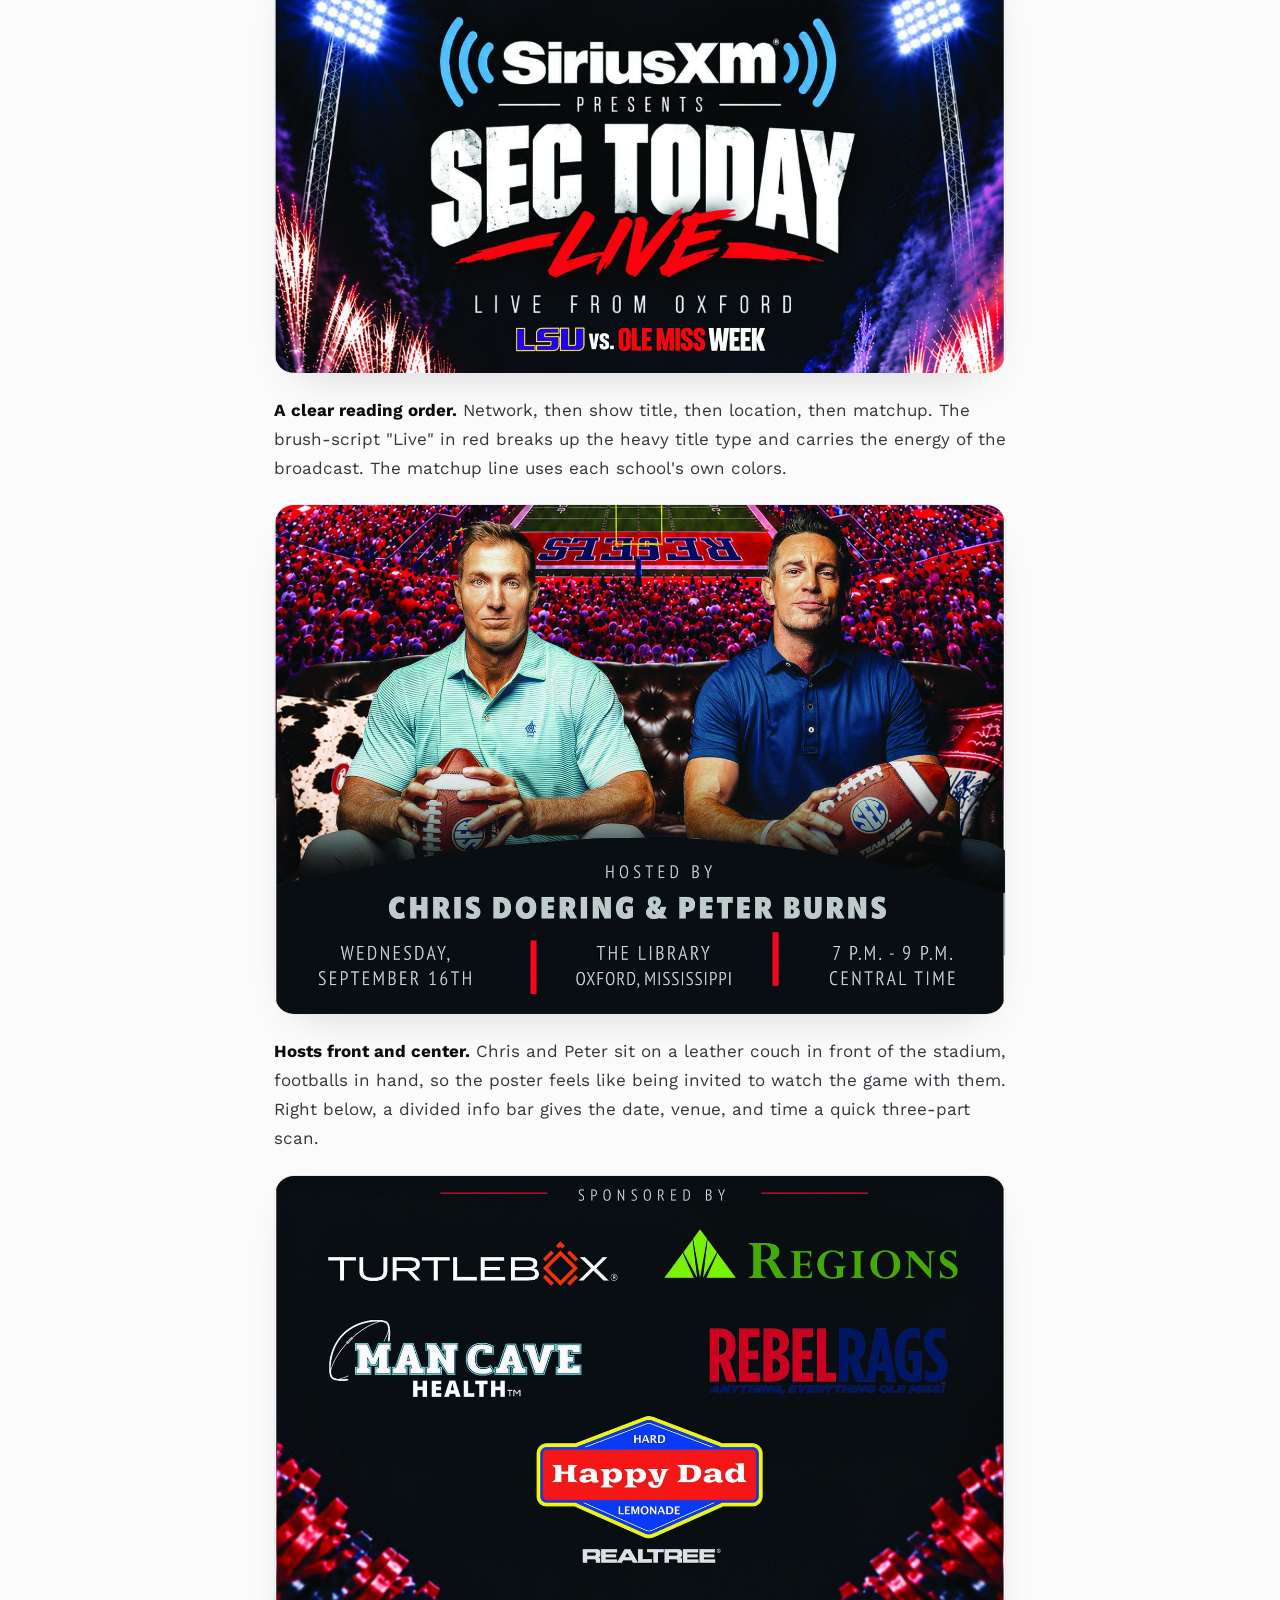
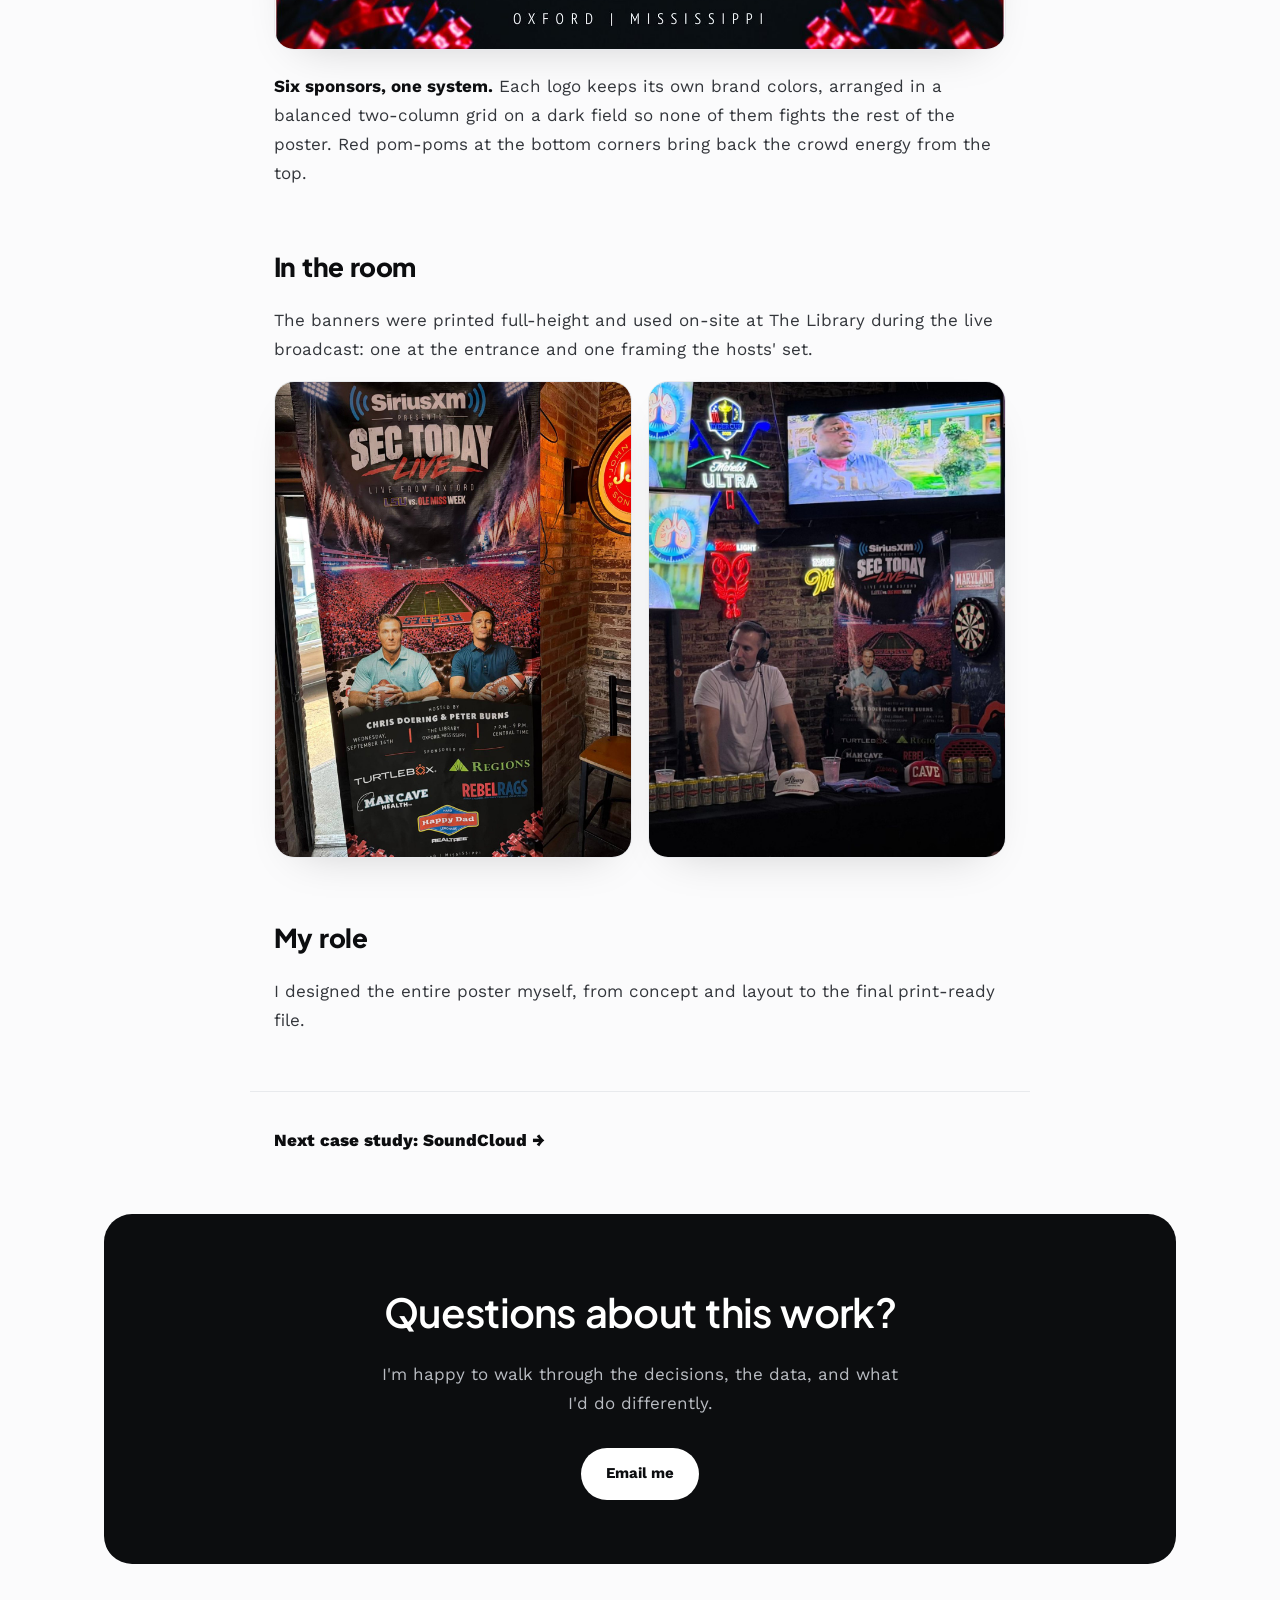
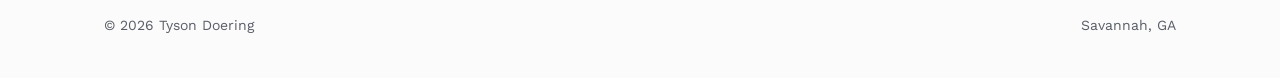
<file: sec-today-live.html>
<!DOCTYPE html>
<html lang="en">
<head>
<meta charset="utf-8"><meta name="viewport" content="width=device-width,initial-scale=1">
<title>SEC Today Live — Event Poster — Tyson Doering</title>
<link href="https://fonts.googleapis.com/css2?family=Plus+Jakarta+Sans:wght@400;500;600;700;800&family=Work+Sans:wght@400;500;600;700&display=swap" rel="stylesheet">
<link rel="stylesheet" href="styles.css">
<link rel="stylesheet" href="transition.css">
<style>
.case-inner img.tall{max-width:min(440px,100%);margin:22px auto}
.pair{display:grid;grid-template-columns:1fr 1fr;gap:16px;align-items:start}
.pair img{margin:0;width:100%;aspect-ratio:3/4;object-fit:cover}
.pair img.r{object-position:88% 50%}
@media(max-width:760px){.pair{grid-template-columns:1fr}}
</style>
</head>
<body>
<header class="site" id="hdr"><div class="wrap">
  <a class='logo' href='/'>Tyson Doering</a>
  <nav class="top">
    <a class='hide-m' href='/#work'>Work</a>
    <a class='hide-m' href='/#redesigns'>Redesigns</a>
    <a class='hide-m' href='/#about'>About</a>
    <a class="pill dark" href="mailto:tdoe28711@gmail.com">Email me</a>
  </nav>
</div></header>
<article class="case">
  <div class="case-inner">
    <a class='crumb' href='/#work'>← All work</a>
    <div style="margin-top:24px"><span class="kicker">Poster Design · Large-Format Print</span></div>
    <h1>SEC Today Live — Event Poster for ESPN's SEC Network</h1>
<p><strong>Role: Designer</strong> · Solo project, concept through print-ready file · 2026<br>
Client: <em>SEC Today Live</em>, an SEC Network show on SiriusXM</p>
<p><img alt="Hosts Chris Doering and Peter Burns broadcasting live in front of the SEC Today Live banner" src="images/sec/hosts-live.jpg" /></p>

<h2>Overview</h2>
<p><em>SEC Today Live</em> is an SEC Network show carried on SiriusXM radio. For LSU vs. Ole Miss week it broadcast live from The Library in Oxford, Mississippi, hosted by Chris Doering and Peter Burns. I designed the poster that promoted the event. It was printed as full-height banners that stood at the entrance and framed the set during the show.</p>

<h2>The brief</h2>
<p>One vertical layout had to carry a lot of information and still read from across a crowded bar:</p>
<ul>
<li>The show, the network, and the "Live from Oxford" hook</li>
<li>The LSU vs. Ole Miss matchup</li>
<li>Both hosts</li>
<li>Date, venue, and time</li>
<li>Six sponsors: Turtlebox, Regions, Man Cave Health, Rebel Rags, Happy Dad, and Realtree</li>
</ul>

<h2>The final poster</h2>
<p><a href="images/sec/poster-full.jpg" target="_blank" rel="noopener"><img class="tall" alt="Full SEC Today Live poster" src="images/sec/poster.jpg" /></a></p>

<h2>Design decisions</h2>
<p><strong>Game-night scale.</strong> The poster opens on a packed stadium at night, with floodlights and fireworks bursting from both sides. It makes a two-hour radio show feel like a gameday event.</p>
<p><img alt="Poster header: SiriusXM presents SEC Today Live, Live from Oxford, LSU vs. Ole Miss week" src="images/sec/detail-title.jpg" /></p>
<p><strong>A clear reading order.</strong> Network, then show title, then location, then matchup. The brush-script "Live" in red breaks up the heavy title type and carries the energy of the broadcast. The matchup line uses each school's own colors.</p>
<p><img alt="Poster middle: the hosts on a leather couch holding footballs, with the event details below" src="images/sec/detail-hosts.jpg" /></p>
<p><strong>Hosts front and center.</strong> Chris and Peter sit on a leather couch in front of the stadium, footballs in hand, so the poster feels like being invited to watch the game with them. Right below, a divided info bar gives the date, venue, and time a quick three-part scan.</p>
<p><img alt="Poster bottom: sponsor logos for Turtlebox, Regions, Man Cave Health, Rebel Rags, Happy Dad, and Realtree" src="images/sec/detail-sponsors.jpg" /></p>
<p><strong>Six sponsors, one system.</strong> Each logo keeps its own brand colors, arranged in a balanced two-column grid on a dark field so none of them fights the rest of the poster. Red pom-poms at the bottom corners bring back the crowd energy from the top.</p>

<h2>In the room</h2>
<p>The banners were printed full-height and used on-site at The Library during the live broadcast: one at the entrance and one framing the hosts' set.</p>
<div class="pair">
<img alt="The printed banner at the entrance of The Library" src="images/sec/banner-in-venue.jpg" />
<img alt="The banner framing the hosts' set during the live broadcast" src="images/sec/on-air.jpg" class="r" />
</div>

<h2>My role</h2>
<p>I designed the entire poster myself, from concept and layout to the final print-ready file.</p>
  </div>
  <div class="case-next"><a href='/soundcloud'>Next case study: SoundCloud →</a></div>
</article>
<div class="wrap"><div class="cta-card">
  <h2>Questions about this work?</h2>
  <p>I'm happy to walk through the decisions, the data, and what I'd do differently.</p>
  <a class="pill dark" href="mailto:tdoe28711@gmail.com">Email me</a>
</div></div>
<footer class="site"><div class="wrap"><span>© 2026 Tyson Doering</span><span>Savannah, GA</span></div></footer>
<script>
const h=document.getElementById('hdr');
addEventListener('scroll',()=>h.classList.toggle('scrolled',scrollY>10),{passive:true});
</script>
<script src="transition.js"></script>
</body></html>
</file>
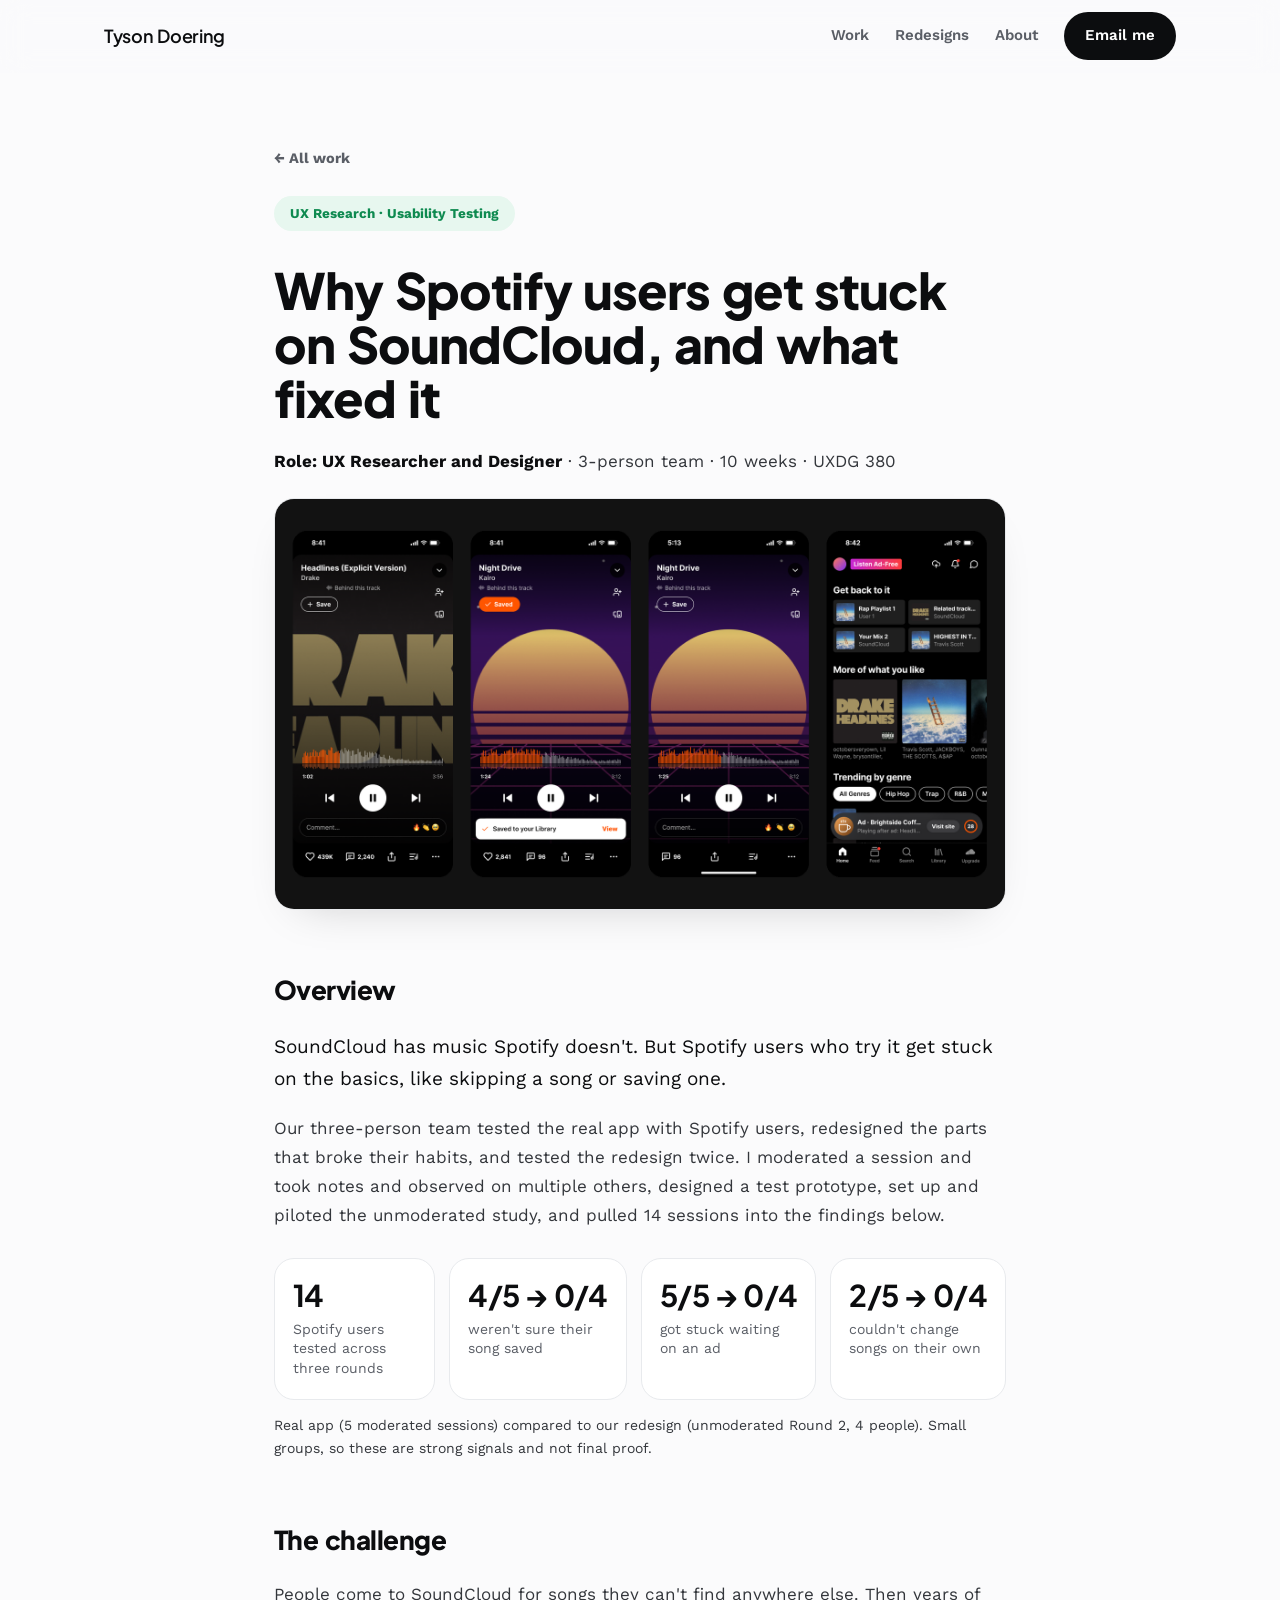
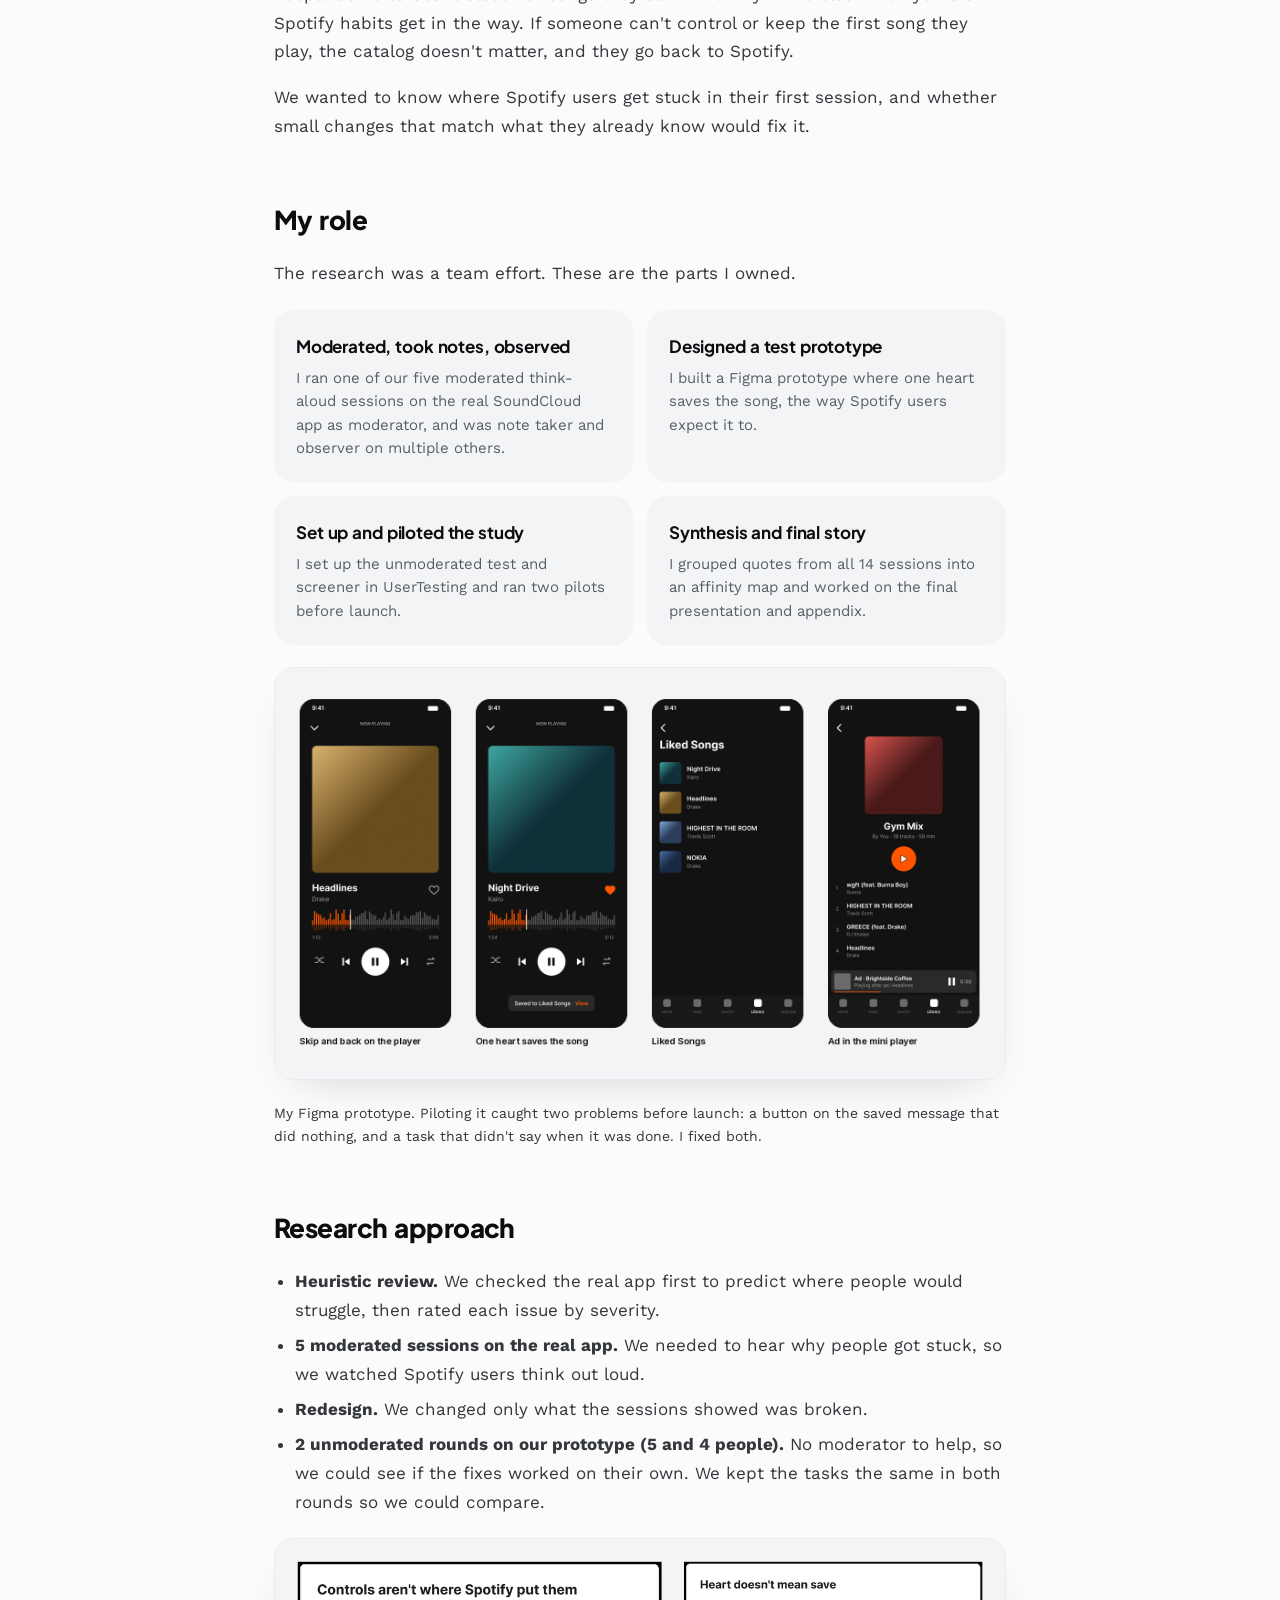
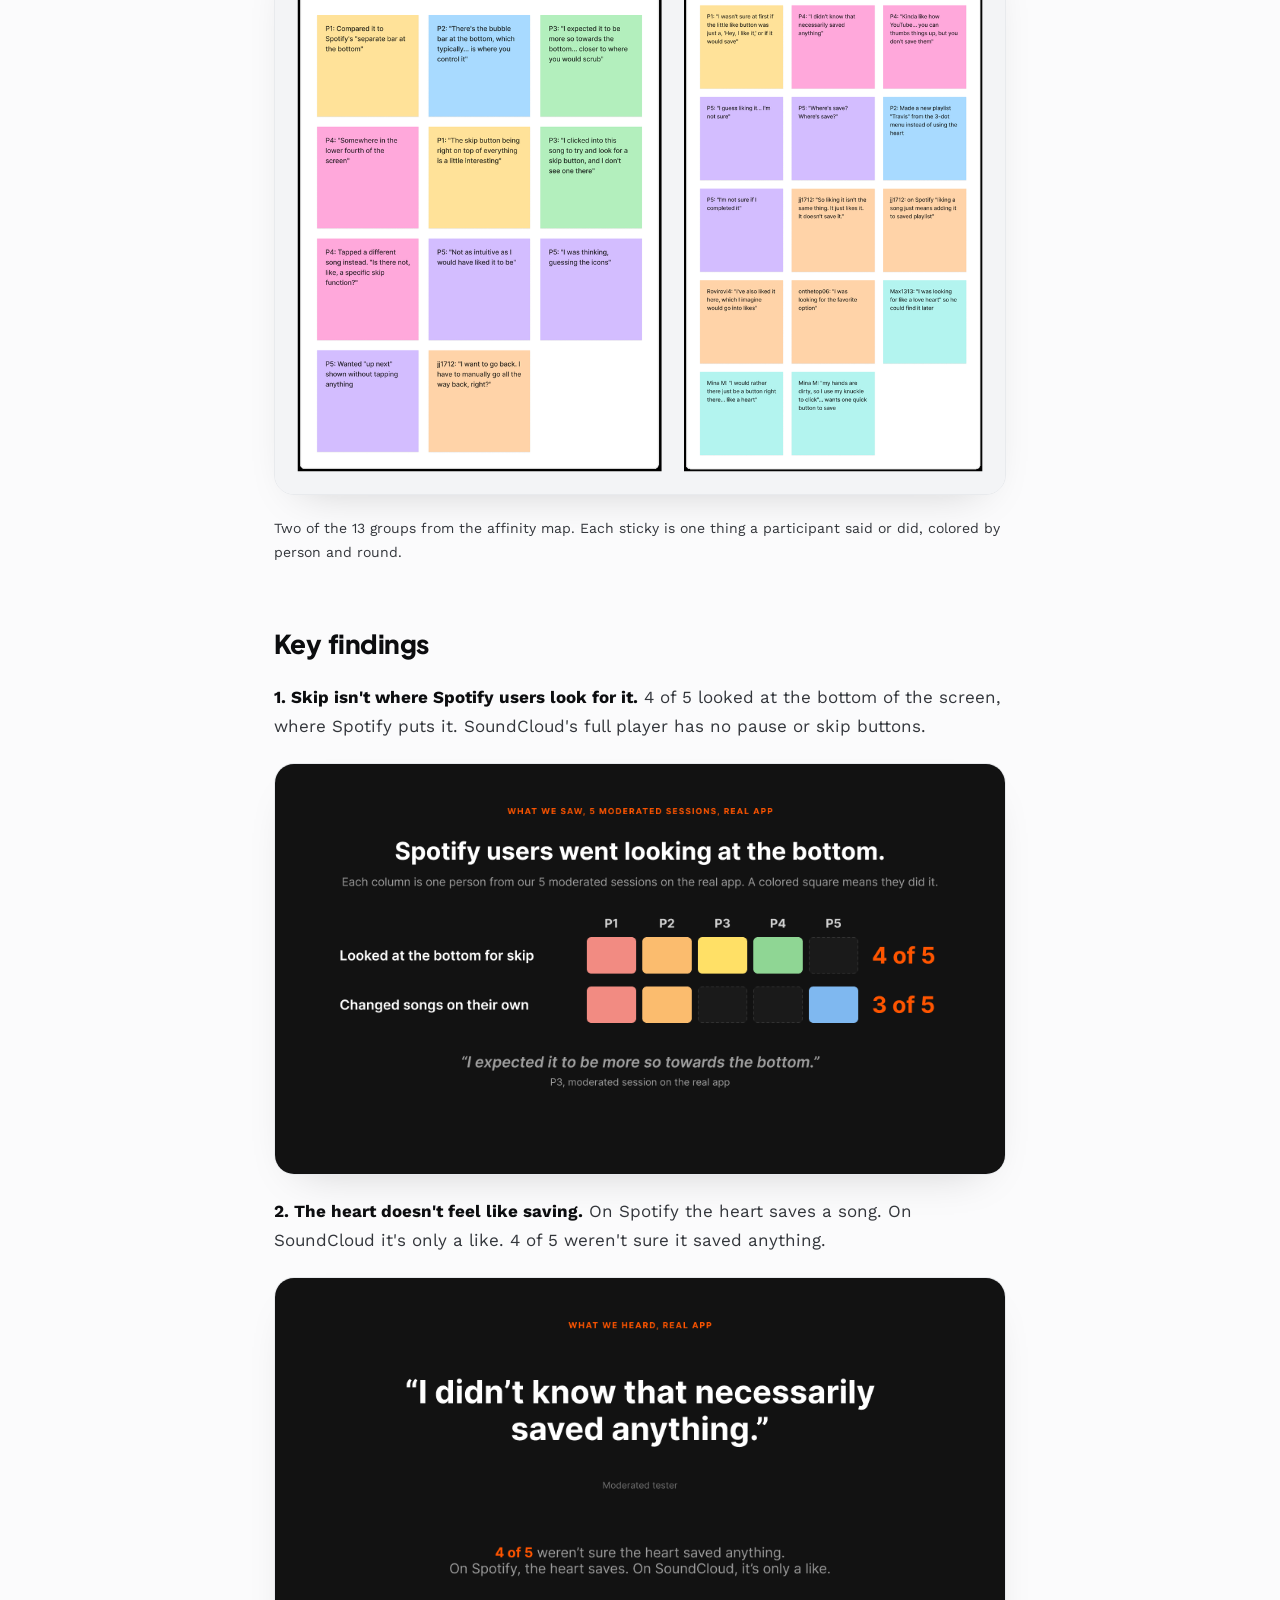
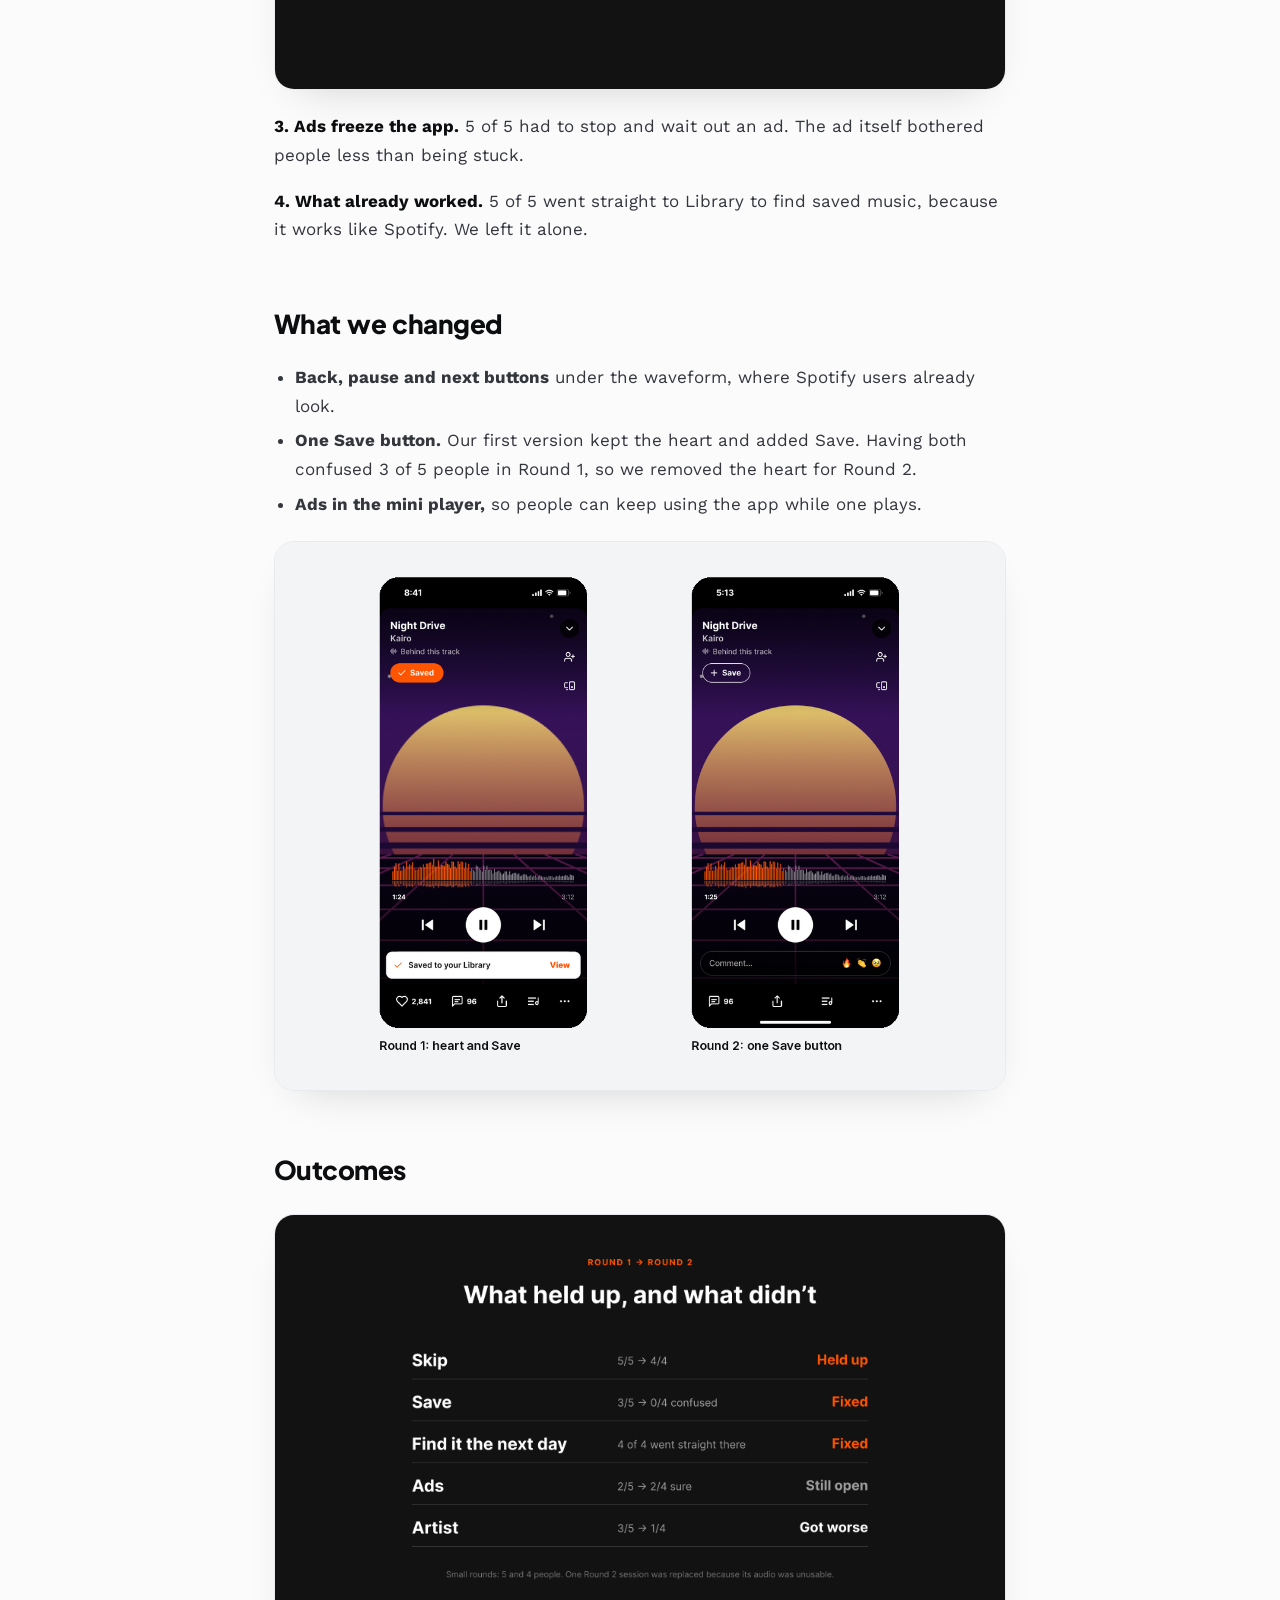
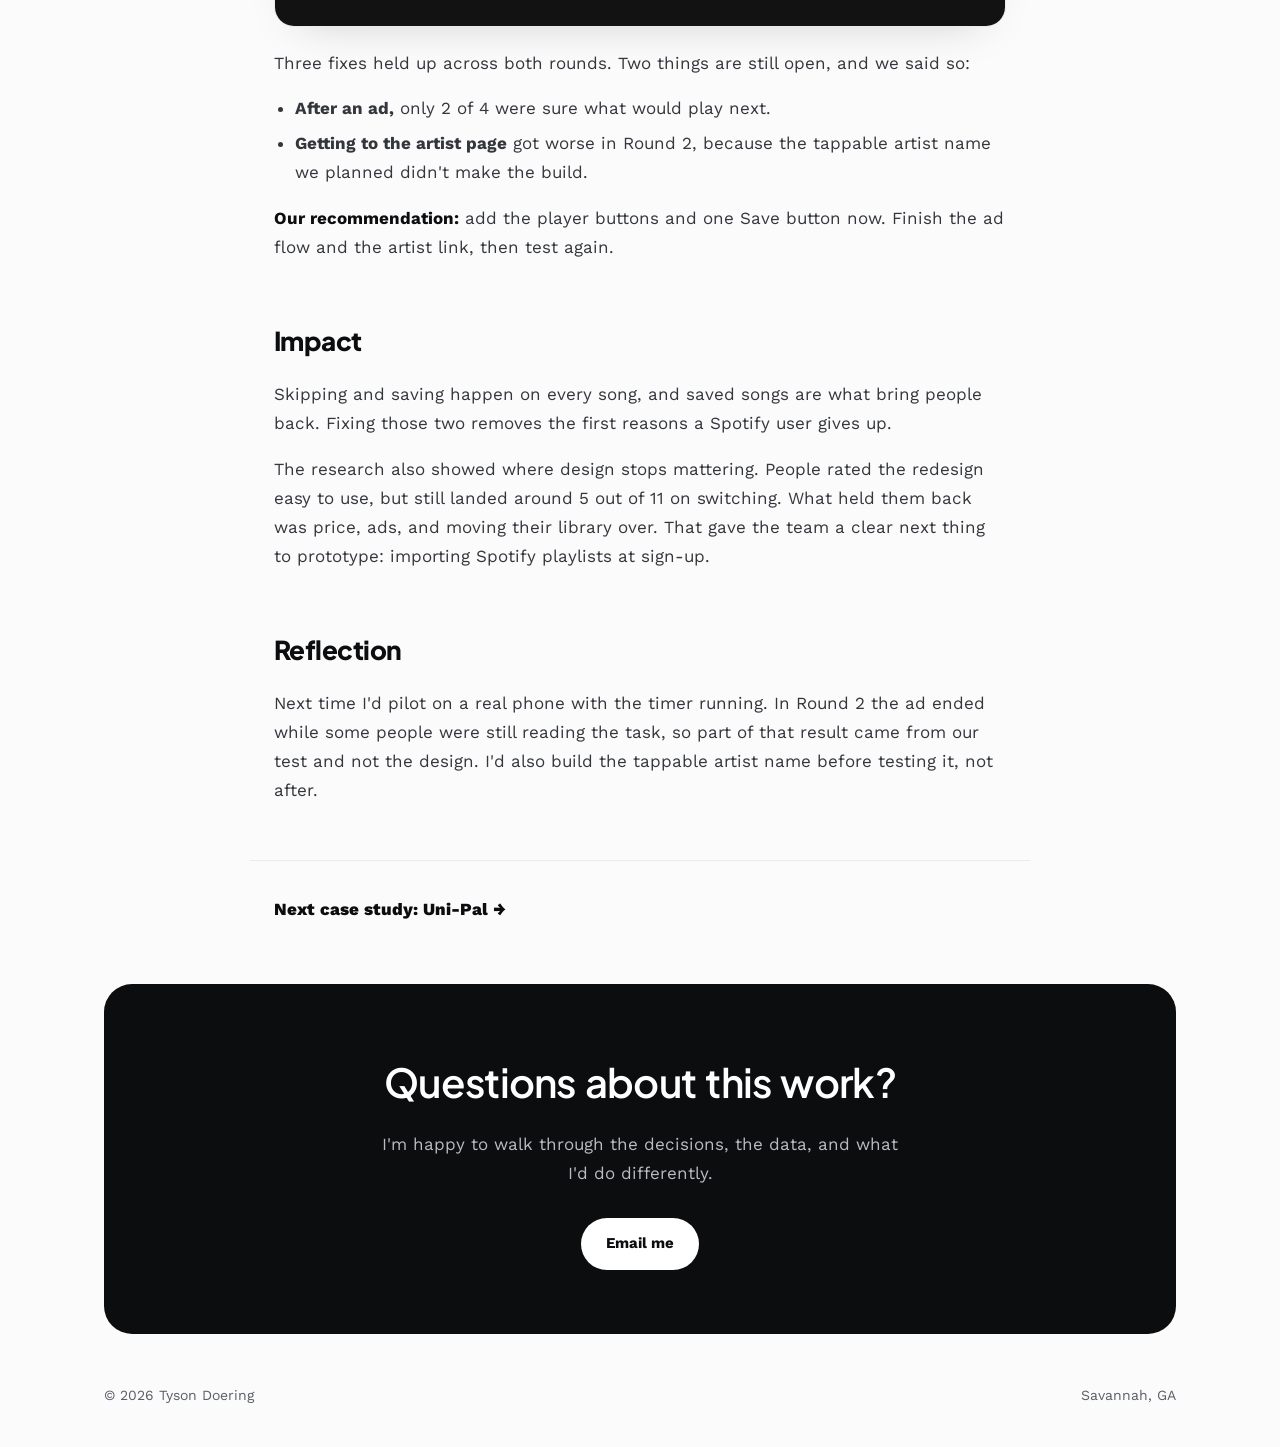
<file: soundcloud.html>
<!DOCTYPE html>
<html lang="en">
<head>
<meta charset="utf-8"><meta name="viewport" content="width=device-width,initial-scale=1">
<title>SoundCloud for Spotify Switchers | Usability Research | Tyson Doering</title>
<meta name="description" content="A 10-week usability study on why Spotify users get stuck on SoundCloud, and a redesign tested with 14 people across three rounds.">
<link href="https://fonts.googleapis.com/css2?family=Plus+Jakarta+Sans:wght@400;500;600;700;800&family=Work+Sans:wght@400;500;600;700&display=swap" rel="stylesheet">
<link rel="stylesheet" href="styles.css">
<link rel="stylesheet" href="transition.css">
<style>
.sc-stats{display:grid;grid-template-columns:repeat(4,1fr);gap:14px;margin:28px 0 8px}
.sc-stat{background:var(--card);border:1px solid var(--line);border-radius:var(--r-md);padding:20px 18px}
.sc-stat b{display:block;font-family:'Plus Jakarta Sans',system-ui,sans-serif;font-weight:700;font-size:30px;letter-spacing:-.02em;line-height:1.1;color:var(--ink);white-space:nowrap;word-spacing:.05em}
.sc-stat span{display:block;font-size:14px;line-height:1.4;color:var(--ink-2);margin-top:8px}
.sc-role{display:grid;grid-template-columns:repeat(2,1fr);gap:14px;margin:22px 0}
.sc-role div{background:var(--panel);border-radius:var(--r-md);padding:22px}
.sc-role h3{font-size:17px;font-weight:700;letter-spacing:-.01em;margin-bottom:6px}
.sc-role p{margin:0;font-size:15px;line-height:1.55;color:var(--ink-2)}
.sc-cap{font-size:14px;color:var(--ink-2);margin:-10px 0 26px}
.case-inner h2+.sc-lead{font-size:19px;color:var(--ink)}
@media(max-width:760px){.sc-stats{grid-template-columns:repeat(2,minmax(0,1fr))}.sc-stat{padding:18px 16px}.sc-stat b{font-size:min(24px,6vw)}.sc-role{grid-template-columns:1fr}}
</style>
</head>
<body>
<header class="site" id="hdr"><div class="wrap">
  <a class='logo' href='/'>Tyson Doering</a>
  <nav class="top">
    <a class='hide-m' href='/#work'>Work</a>
    <a class='hide-m' href='/#redesigns'>Redesigns</a>
    <a class='hide-m' href='/#about'>About</a>
    <a class="pill dark" href="mailto:tdoe28711@gmail.com">Email me</a>
  </nav>
</div></header>
<article class="case">
  <div class="case-inner">
    <a class='crumb' href='/#work'>← All work</a>
    <div style="margin-top:24px"><span class="kicker">UX Research · Usability Testing</span></div>
    <h1>Why Spotify users get stuck on SoundCloud, and what fixed it</h1>
<p><strong>Role: UX Researcher and Designer</strong> · 3-person team · 10 weeks · UXDG 380</p>
<p><img alt="Screens from the redesigned SoundCloud prototype: player controls, a saved song, one Save button, and an ad in the mini player" src="images/soundcloud/hero.png" /></p>

<h2>Overview</h2>
<p class="sc-lead">SoundCloud has music Spotify doesn't. But Spotify users who try it get stuck on the basics, like skipping a song or saving one.</p>
<p>Our three-person team tested the real app with Spotify users, redesigned the parts that broke their habits, and tested the redesign twice. I moderated a session and took notes and observed on multiple others, designed a test prototype, set up and piloted the unmoderated study, and pulled 14 sessions into the findings below.</p>
<div class="sc-stats">
  <div class="sc-stat"><b>14</b><span>Spotify users tested across three rounds</span></div>
  <div class="sc-stat"><b>4/5 → 0/4</b><span>weren't sure their song saved</span></div>
  <div class="sc-stat"><b>5/5 → 0/4</b><span>got stuck waiting on an ad</span></div>
  <div class="sc-stat"><b>2/5 → 0/4</b><span>couldn't change songs on their own</span></div>
</div>
<p class="sc-cap">Real app (5 moderated sessions) compared to our redesign (unmoderated Round 2, 4 people). Small groups, so these are strong signals and not final proof.</p>

<h2>The challenge</h2>
<p>People come to SoundCloud for songs they can't find anywhere else. Then years of Spotify habits get in the way. If someone can't control or keep the first song they play, the catalog doesn't matter, and they go back to Spotify.</p>
<p>We wanted to know where Spotify users get stuck in their first session, and whether small changes that match what they already know would fix it.</p>

<h2>My role</h2>
<p>The research was a team effort. These are the parts I owned.</p>
<div class="sc-role">
  <div><h3>Moderated, took notes, observed</h3><p>I ran one of our five moderated think-aloud sessions on the real SoundCloud app as moderator, and was note taker and observer on multiple others.</p></div>
  <div><h3>Designed a test prototype</h3><p>I built a Figma prototype where one heart saves the song, the way Spotify users expect it to.</p></div>
  <div><h3>Set up and piloted the study</h3><p>I set up the unmoderated test and screener in UserTesting and ran two pilots before launch.</p></div>
  <div><h3>Synthesis and final story</h3><p>I grouped quotes from all 14 sessions into an affinity map and worked on the final presentation and appendix.</p></div>
</div>
<p><img alt="Four screens from my Figma prototype" src="images/soundcloud/my-prototype.png" /></p>
<p class="sc-cap">My Figma prototype. Piloting it caught two problems before launch: a button on the saved message that did nothing, and a task that didn't say when it was done. I fixed both.</p>

<h2>Research approach</h2>
<ul>
<li><strong>Heuristic review.</strong> We checked the real app first to predict where people would struggle, then rated each issue by severity.</li>
<li><strong>5 moderated sessions on the real app.</strong> We needed to hear why people got stuck, so we watched Spotify users think out loud.</li>
<li><strong>Redesign.</strong> We changed only what the sessions showed was broken.</li>
<li><strong>2 unmoderated rounds on our prototype (5 and 4 people).</strong> No moderator to help, so we could see if the fixes worked on their own. We kept the tasks the same in both rounds so we could compare.</li>
</ul>
<p><img alt="Affinity map groups: Controls aren't where Spotify put them, and Heart doesn't mean save" src="images/soundcloud/affinity.png" /></p>
<p class="sc-cap">Two of the 13 groups from the affinity map. Each sticky is one thing a participant said or did, colored by person and round.</p>

<h2>Key findings</h2>
<p><strong>1. Skip isn't where Spotify users look for it.</strong> 4 of 5 looked at the bottom of the screen, where Spotify puts it. SoundCloud's full player has no pause or skip buttons.</p>
<p><img alt="4 of 5 looked at the bottom for skip. 3 of 5 changed songs on their own." src="images/soundcloud/finding-skip.png" /></p>
<p><strong>2. The heart doesn't feel like saving.</strong> On Spotify the heart saves a song. On SoundCloud it's only a like. 4 of 5 weren't sure it saved anything.</p>
<p><img alt="Quote: I didn't know that necessarily saved anything." src="images/soundcloud/finding-heart.png" /></p>
<p><strong>3. Ads freeze the app.</strong> 5 of 5 had to stop and wait out an ad. The ad itself bothered people less than being stuck.</p>
<p><strong>4. What already worked.</strong> 5 of 5 went straight to Library to find saved music, because it works like Spotify. We left it alone.</p>

<h2>What we changed</h2>
<ul>
<li><strong>Back, pause and next buttons</strong> under the waveform, where Spotify users already look.</li>
<li><strong>One Save button.</strong> Our first version kept the heart and added Save. Having both confused 3 of 5 people in Round 1, so we removed the heart for Round 2.</li>
<li><strong>Ads in the mini player,</strong> so people can keep using the app while one plays.</li>
</ul>
<p><img alt="Round 1 prototype with a heart and a Save button next to the Round 2 prototype with one Save button" src="images/soundcloud/save-before-after.png" /></p>

<h2>Outcomes</h2>
<p><img alt="Round 1 to Round 2: skip held up, save fixed, finding it the next day fixed, ads still open, artist got worse" src="images/soundcloud/rounds.png" /></p>
<p>Three fixes held up across both rounds. Two things are still open, and we said so:</p>
<ul>
<li><strong>After an ad,</strong> only 2 of 4 were sure what would play next.</li>
<li><strong>Getting to the artist page</strong> got worse in Round 2, because the tappable artist name we planned didn't make the build.</li>
</ul>
<p><strong>Our recommendation:</strong> add the player buttons and one Save button now. Finish the ad flow and the artist link, then test again.</p>

<h2>Impact</h2>
<p>Skipping and saving happen on every song, and saved songs are what bring people back. Fixing those two removes the first reasons a Spotify user gives up.</p>
<p>The research also showed where design stops mattering. People rated the redesign easy to use, but still landed around 5 out of 11 on switching. What held them back was price, ads, and moving their library over. That gave the team a clear next thing to prototype: importing Spotify playlists at sign-up.</p>

<h2>Reflection</h2>
<p>Next time I'd pilot on a real phone with the timer running. In Round 2 the ad ended while some people were still reading the task, so part of that result came from our test and not the design. I'd also build the tappable artist name before testing it, not after.</p>
  </div>
  <div class="case-next"><a href='/unipal'>Next case study: Uni-Pal →</a></div>
</article>
<div class="wrap"><div class="cta-card">
  <h2>Questions about this work?</h2>
  <p>I'm happy to walk through the decisions, the data, and what I'd do differently.</p>
  <a class="pill dark" href="mailto:tdoe28711@gmail.com">Email me</a>
</div></div>
<footer class="site"><div class="wrap"><span>© 2026 Tyson Doering</span><span>Savannah, GA</span></div></footer>
<script>
const h=document.getElementById('hdr');
addEventListener('scroll',()=>h.classList.toggle('scrolled',scrollY>10),{passive:true});
</script>
<script src="transition.js"></script>
</body></html>
</file>
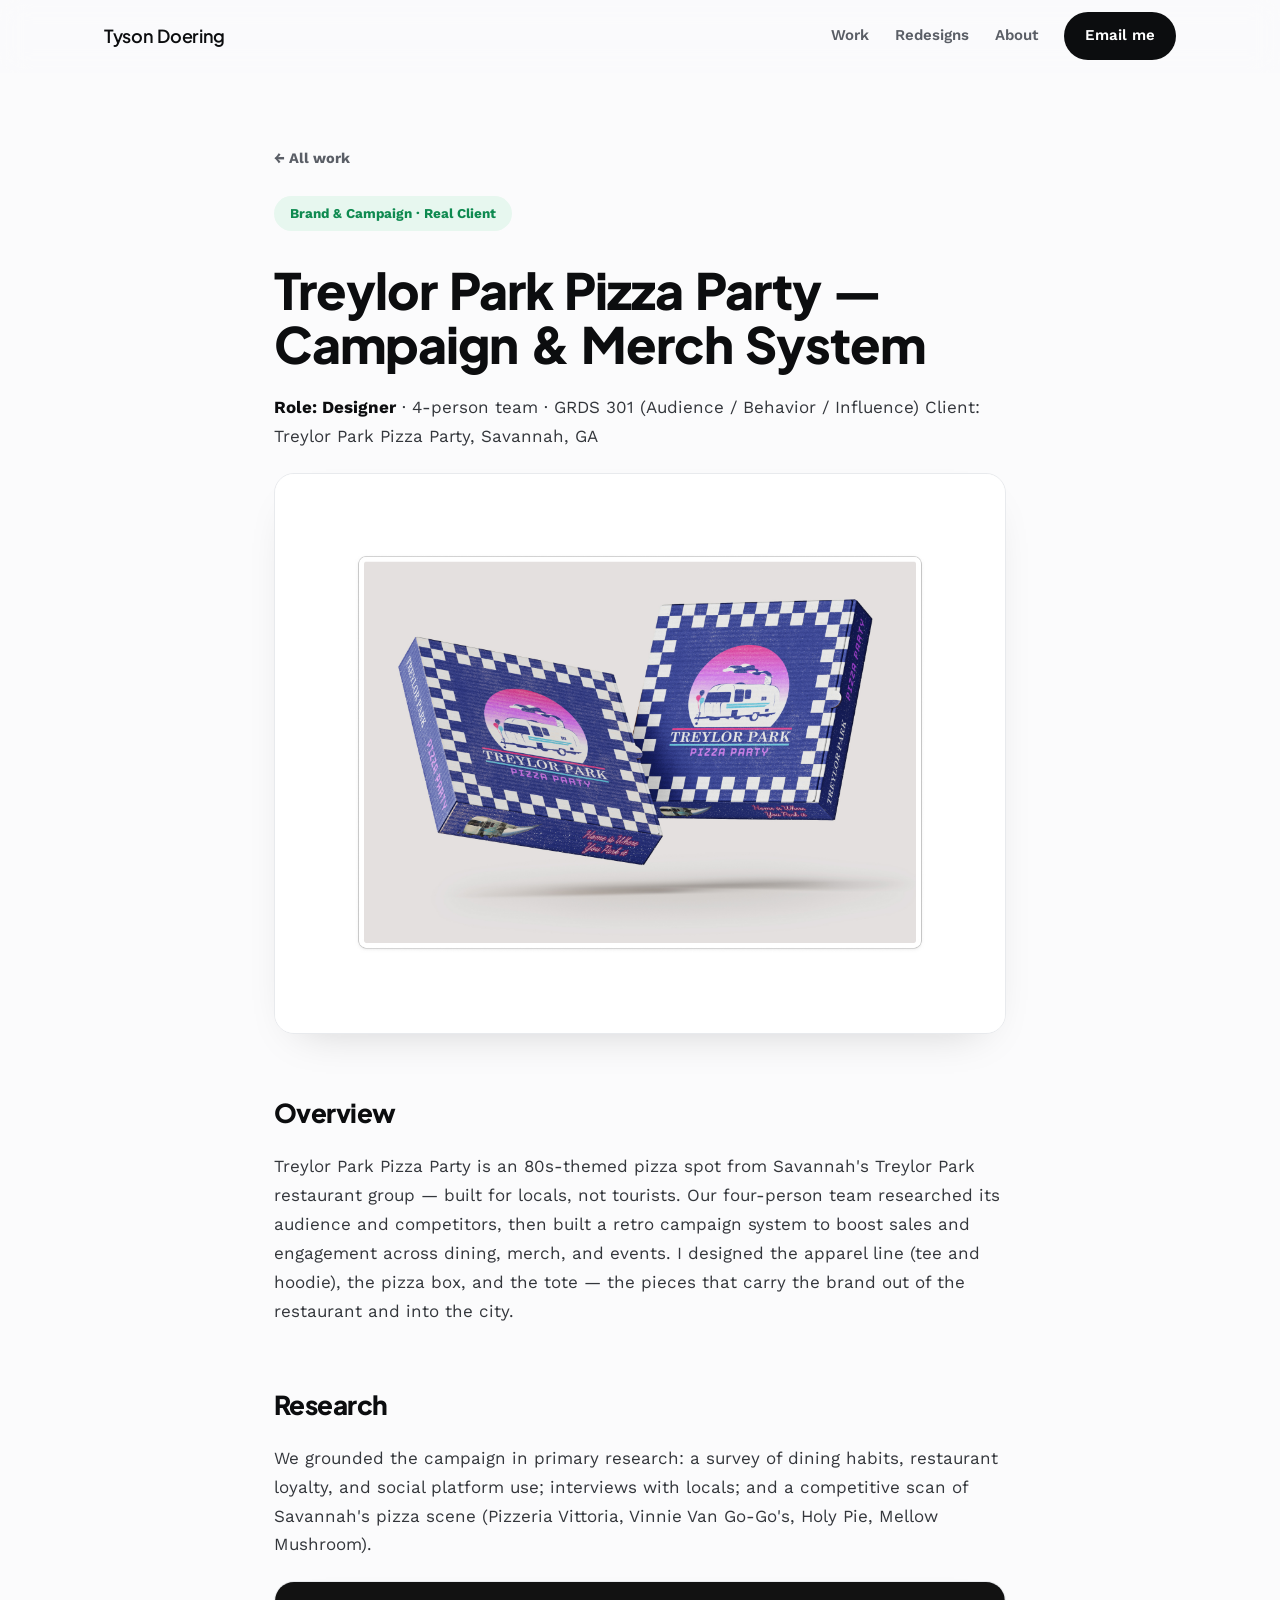
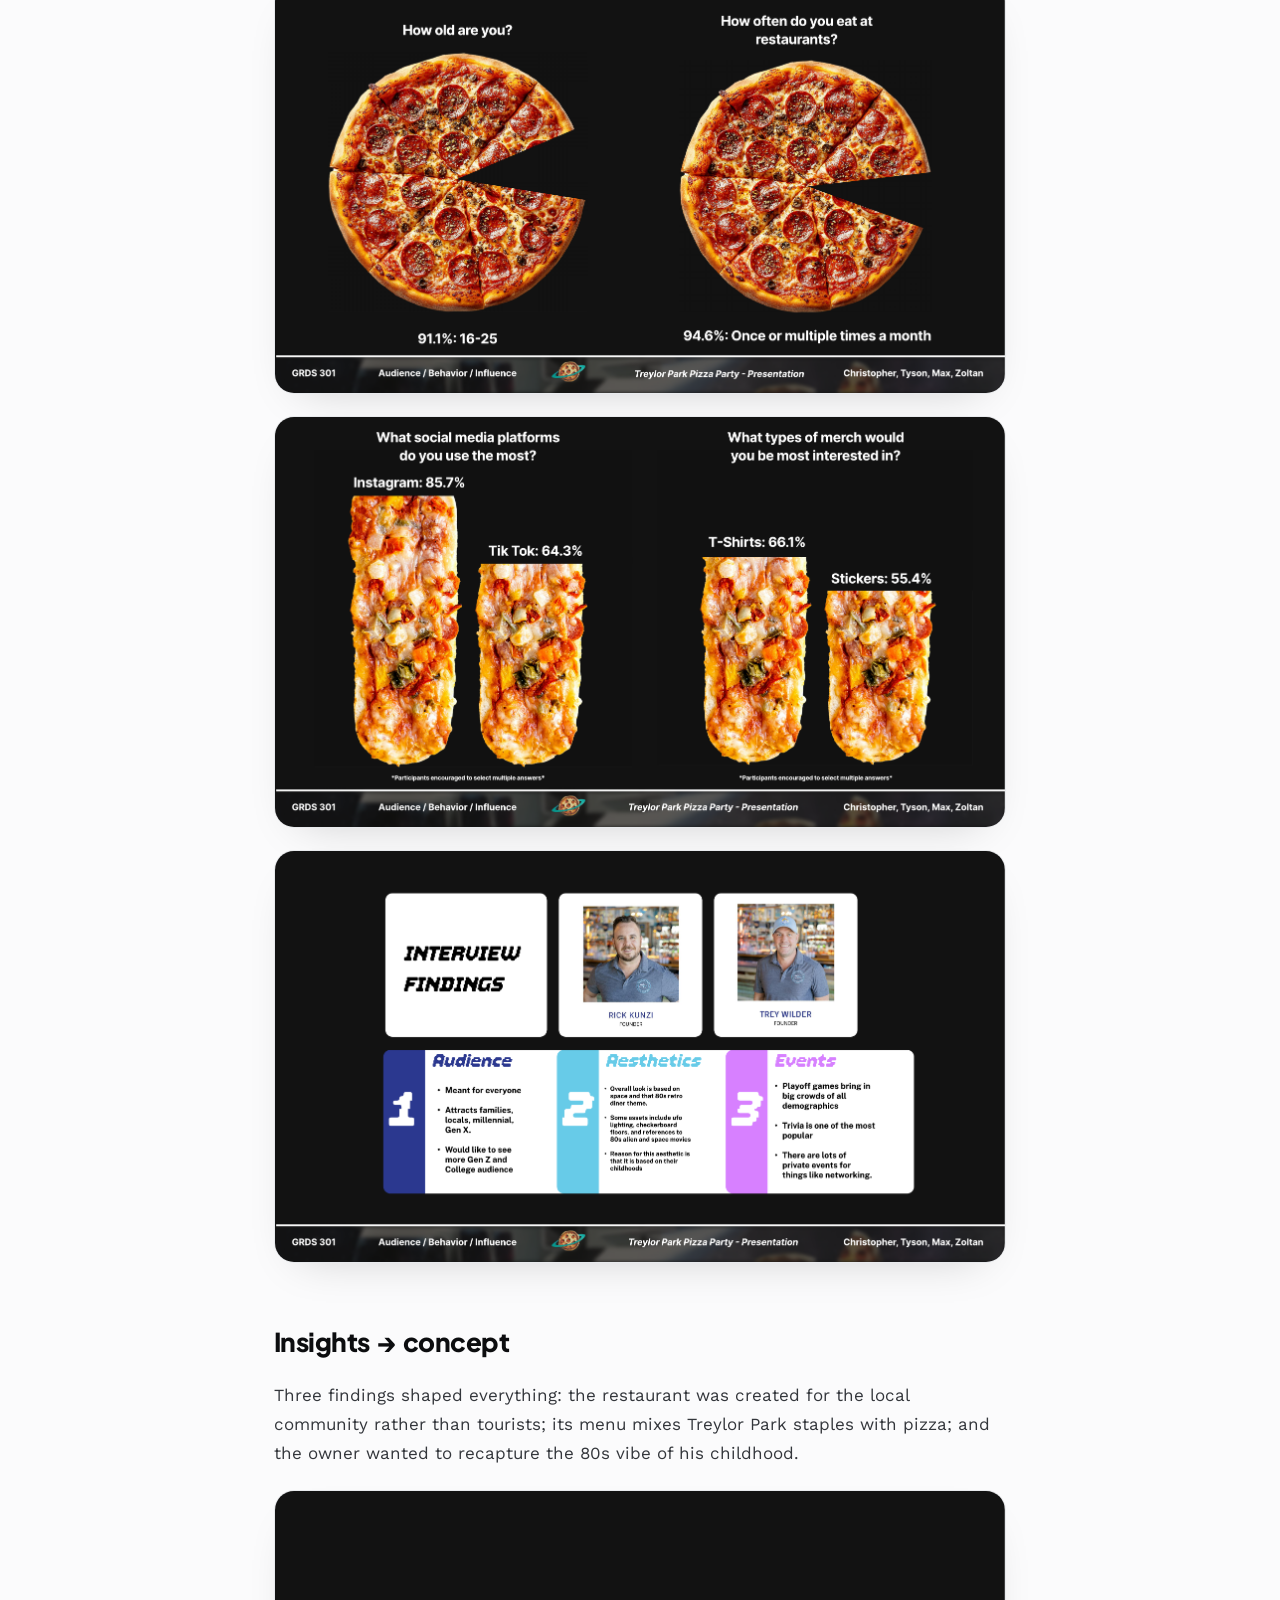
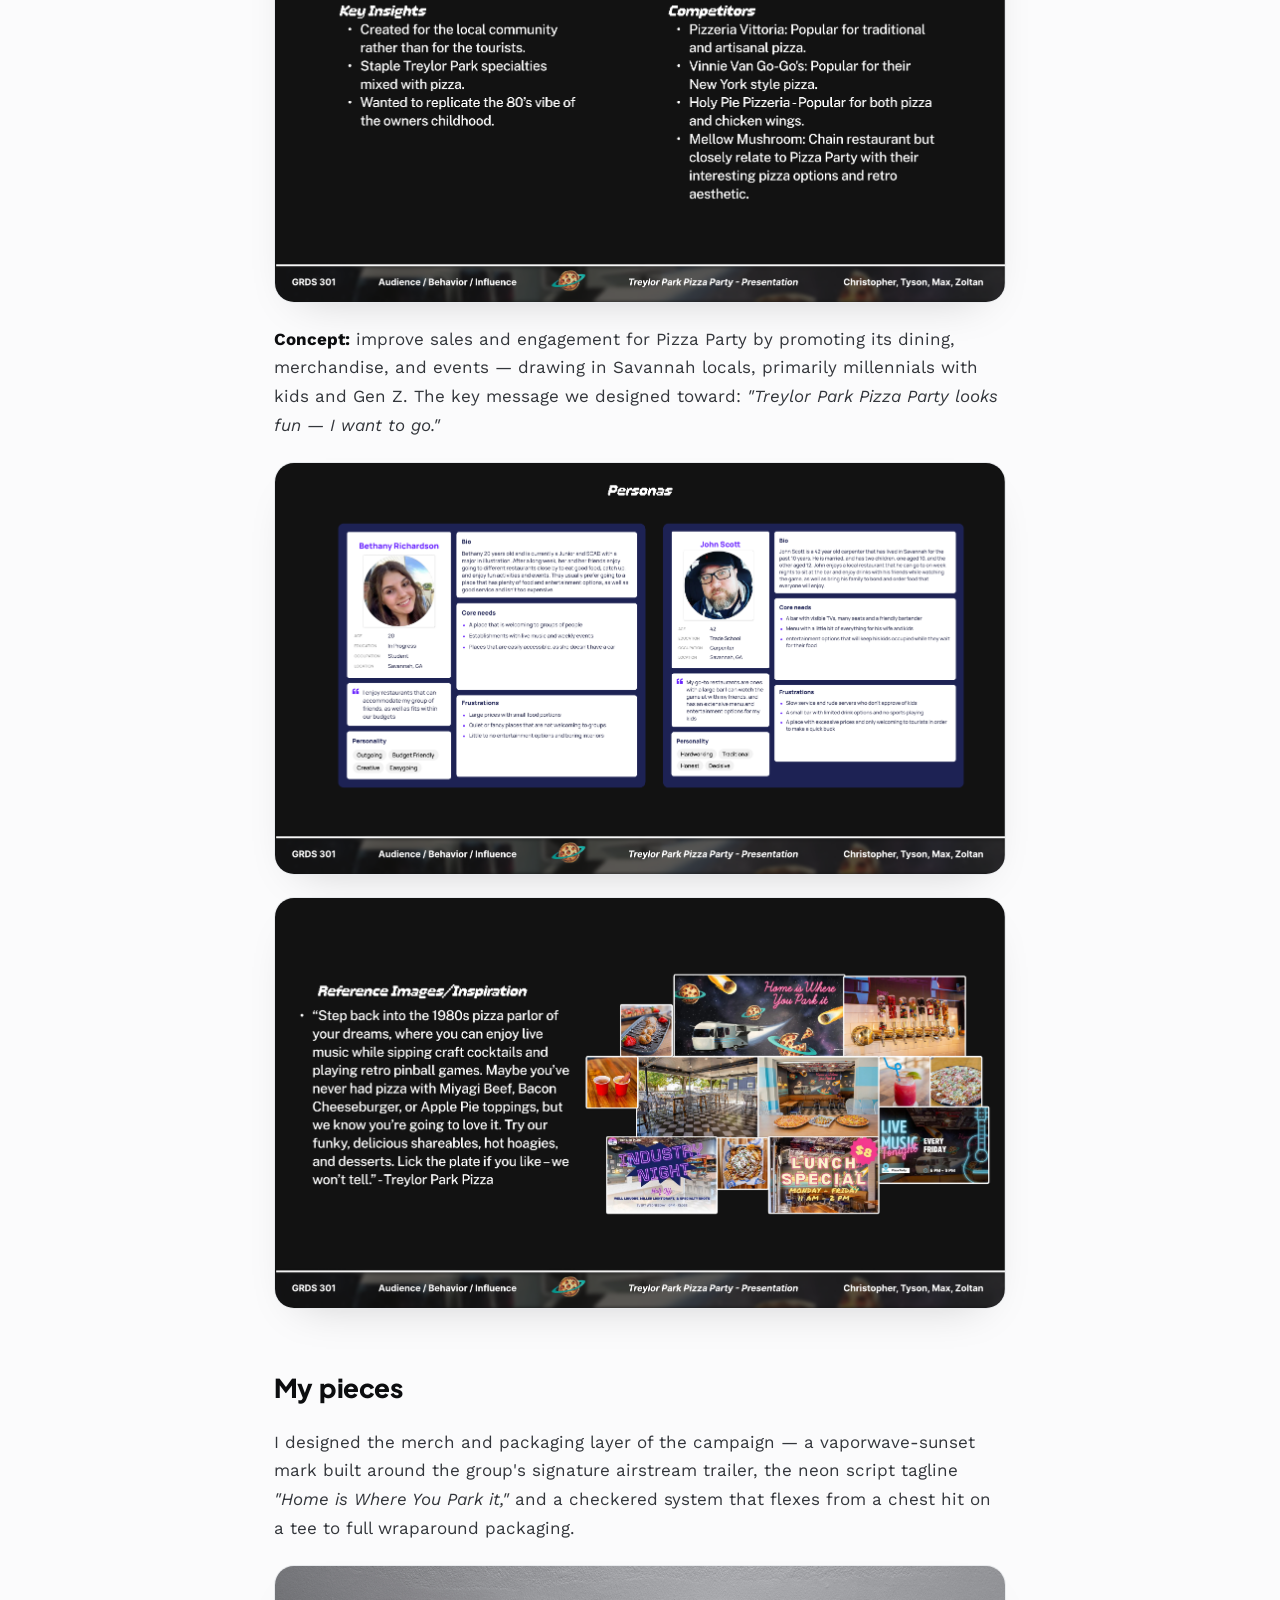
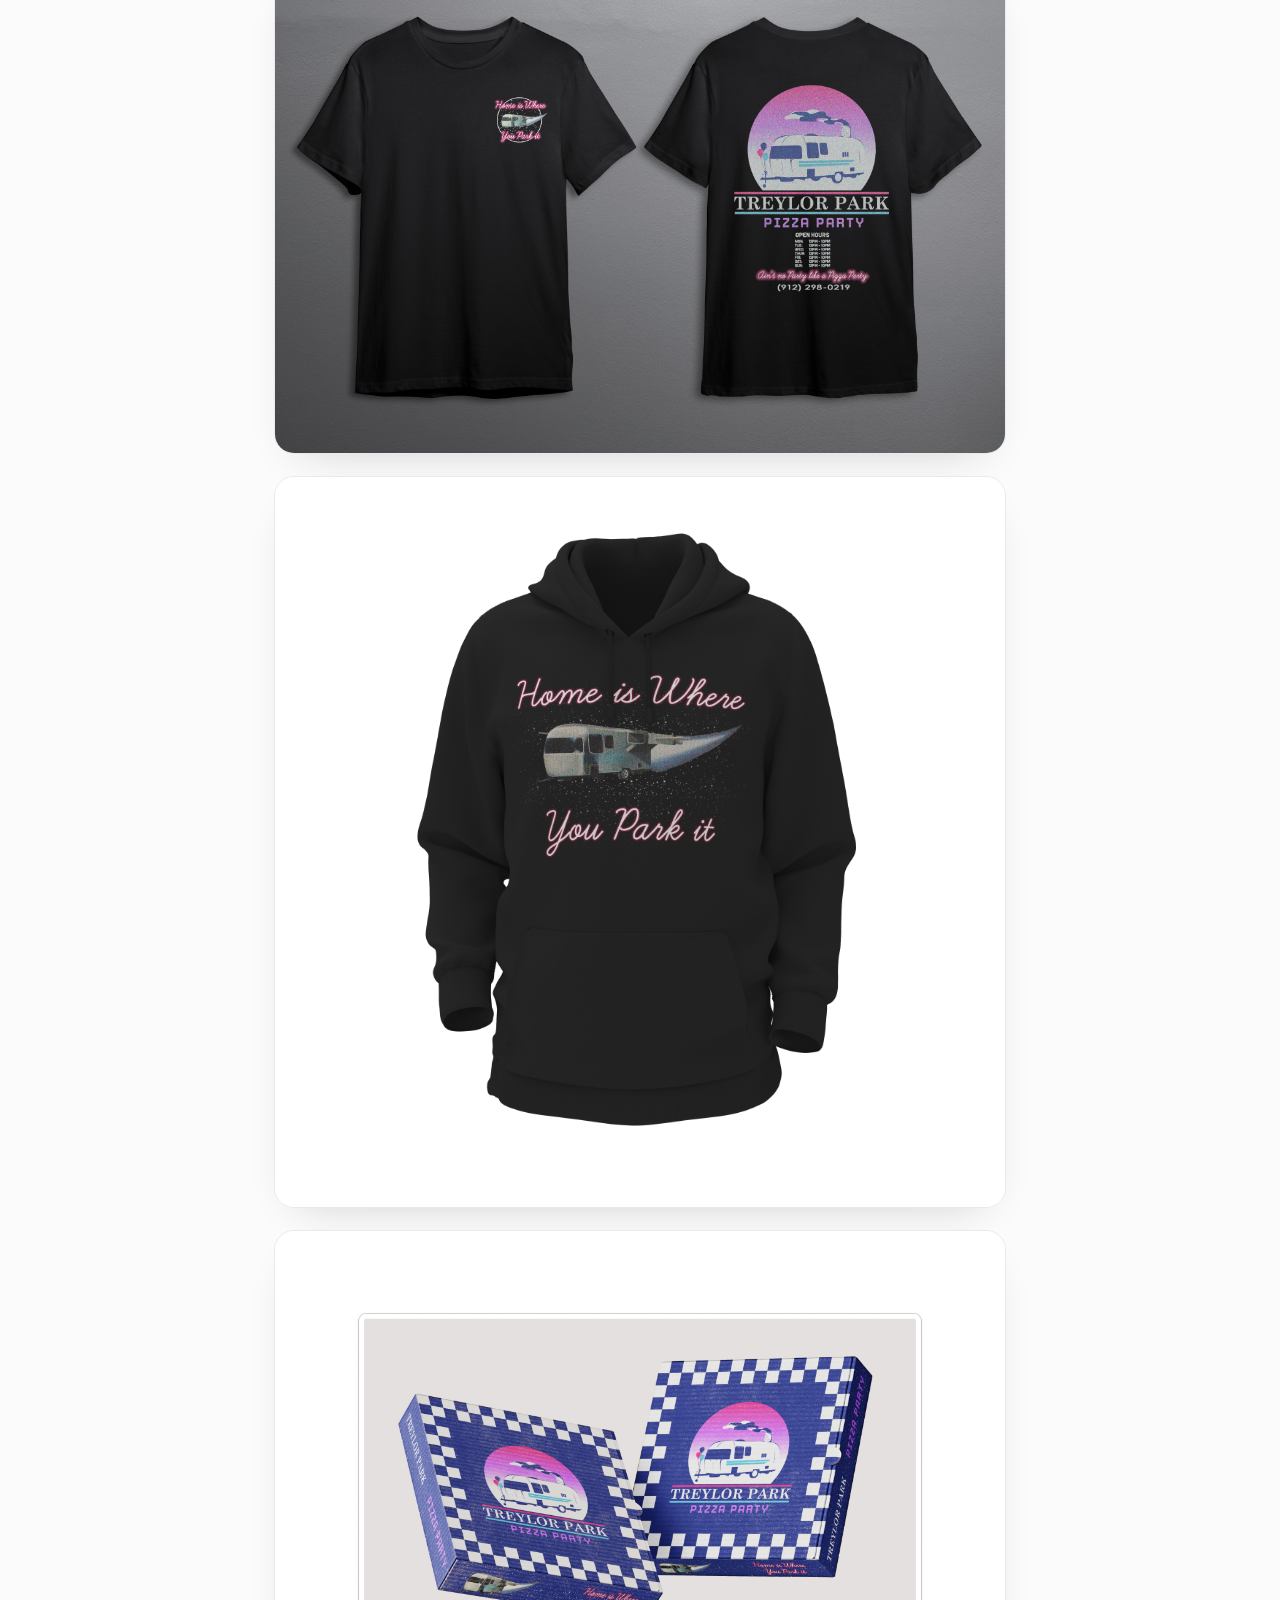
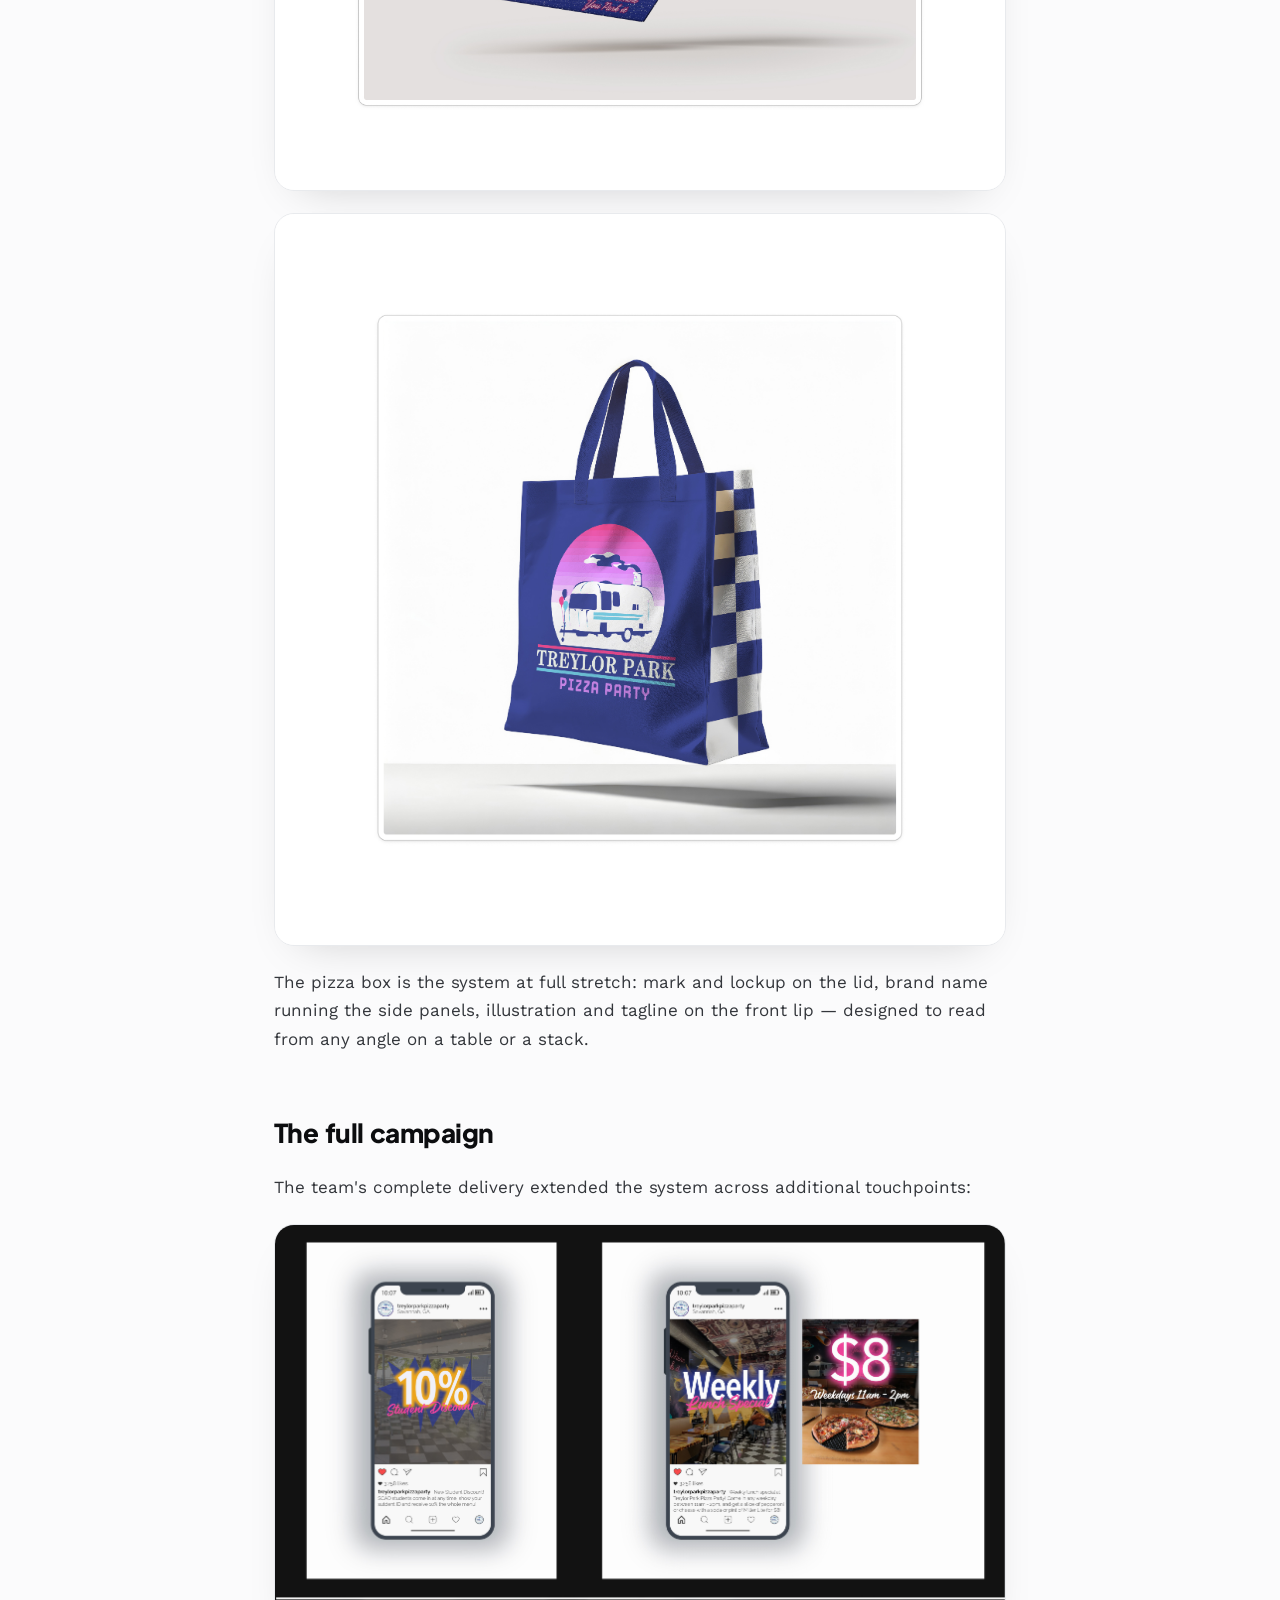
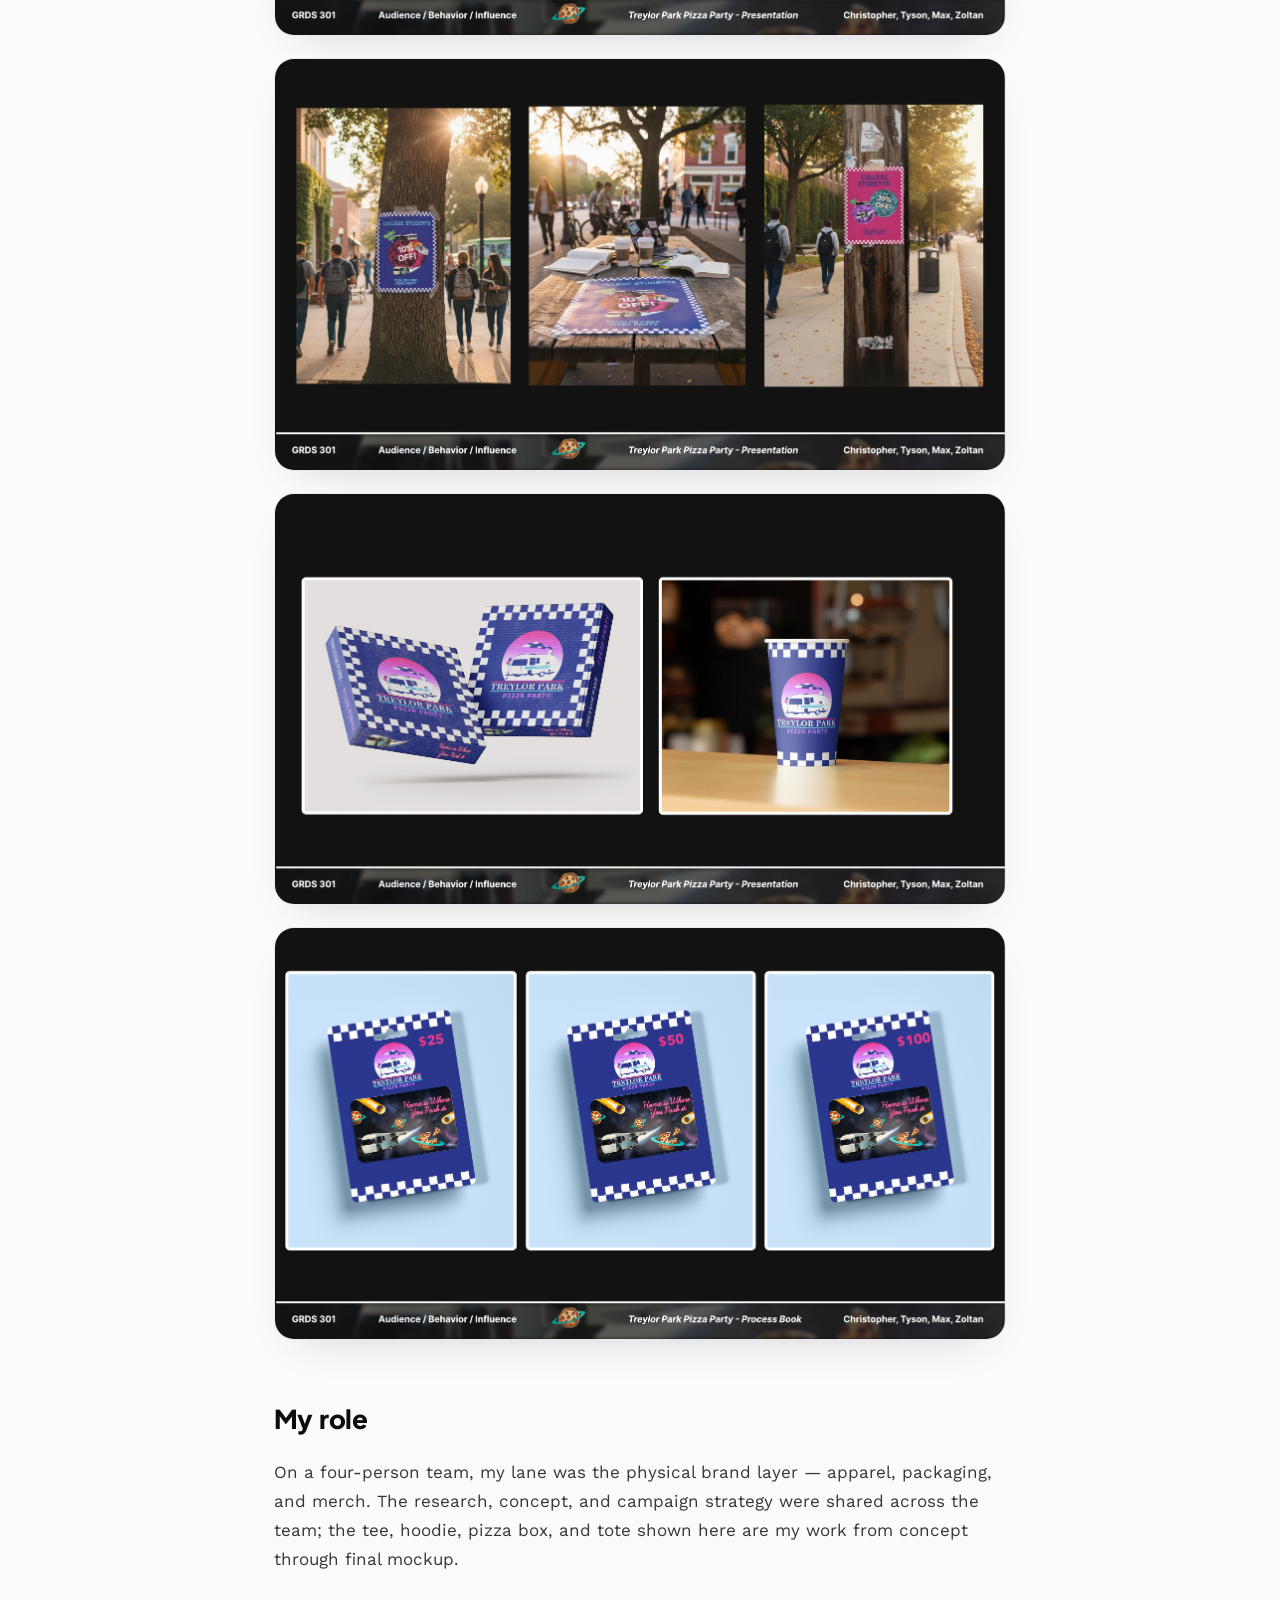
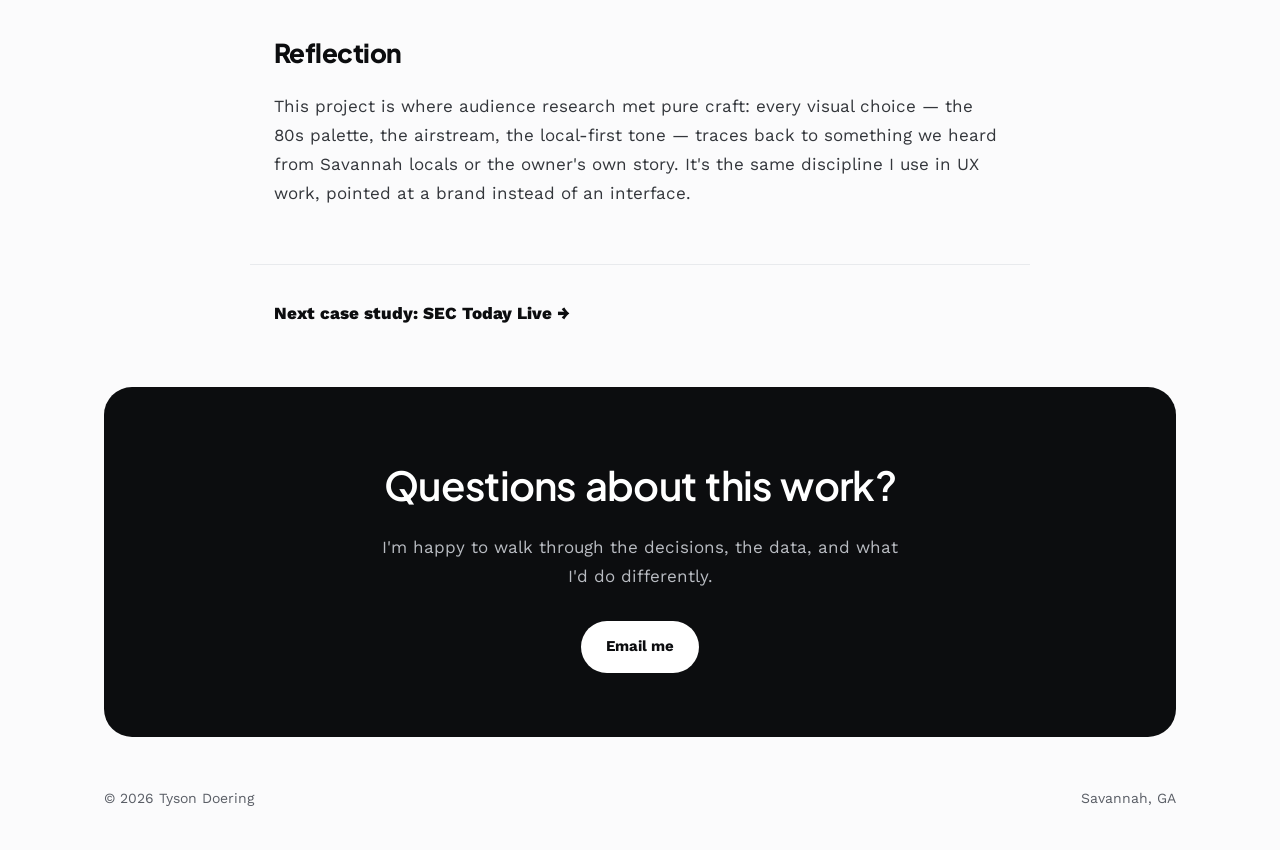
<file: treylor-park.html>
<!DOCTYPE html>
<html lang="en">
<head>
<meta charset="utf-8"><meta name="viewport" content="width=device-width,initial-scale=1">
<title>Treylor Park Pizza Party — Campaign & Merch System — Tyson Doering</title>
<link href="https://fonts.googleapis.com/css2?family=Plus+Jakarta+Sans:wght@400;500;600;700;800&family=Work+Sans:wght@400;500;600;700&display=swap" rel="stylesheet">
<link rel="stylesheet" href="styles.css">
<link rel="stylesheet" href="transition.css">
</head>
<body>
<header class="site" id="hdr"><div class="wrap">
  <a class='logo' href='/'>Tyson Doering</a>
  <nav class="top">
    <a class='hide-m' href='/#work'>Work</a>
    <a class='hide-m' href='/#redesigns'>Redesigns</a>
    <a class='hide-m' href='/#about'>About</a>
    <a class="pill dark" href="mailto:tdoe28711@gmail.com">Email me</a>
  </nav>
</div></header>
<article class="case">
  <div class="case-inner">
    <a class='crumb' href='/#work'>← All work</a>
    <div style="margin-top:24px"><span class="kicker">Brand & Campaign · Real Client</span></div>
    <h1>Treylor Park Pizza Party — Campaign &amp; Merch System</h1>
<p><strong>Role: Designer</strong> · 4-person team · GRDS 301 (Audience / Behavior / Influence)
Client: Treylor Park Pizza Party, Savannah, GA</p>
<p><img alt="Pizza box packaging" src="images/treylor/hero-pizza-box.jpg" /></p>

<h2>Overview</h2>
<p>Treylor Park Pizza Party is an 80s-themed pizza spot from Savannah's Treylor Park restaurant group — built for locals, not tourists. Our four-person team researched its audience and competitors, then built a retro campaign system to boost sales and engagement across dining, merch, and events. I designed the apparel line (tee and hoodie), the pizza box, and the tote — the pieces that carry the brand out of the restaurant and into the city.</p>

<h2>Research</h2>
<p>We grounded the campaign in primary research: a survey of dining habits, restaurant loyalty, and social platform use; interviews with locals; and a competitive scan of Savannah's pizza scene (Pizzeria Vittoria, Vinnie Van Go-Go's, Holy Pie, Mellow Mushroom).</p>
<p><img alt="Survey findings" src="images/treylor/research-survey-1.png" />
<img alt="Social platform findings" src="images/treylor/research-social.png" />
<img alt="Interview findings" src="images/treylor/research-interviews.png" /></p>

<h2>Insights → concept</h2>
<p>Three findings shaped everything: the restaurant was created for the local community rather than tourists; its menu mixes Treylor Park staples with pizza; and the owner wanted to recapture the 80s vibe of his childhood.</p>
<p><img alt="Insights and competitors" src="images/treylor/insights-competitors.png" /></p>
<p><strong>Concept:</strong> improve sales and engagement for Pizza Party by promoting its dining, merchandise, and events — drawing in Savannah locals, primarily millennials with kids and Gen Z. The key message we designed toward: <em>"Treylor Park Pizza Party looks fun — I want to go."</em></p>
<p><img alt="Personas" src="images/treylor/personas.png" />
<img alt="80s reference and inspiration" src="images/treylor/inspiration.png" /></p>

<h2>My pieces</h2>
<p>I designed the merch and packaging layer of the campaign — a vaporwave-sunset mark built around the group's signature airstream trailer, the neon script tagline <em>"Home is Where You Park it,"</em> and a checkered system that flexes from a chest hit on a tee to full wraparound packaging.</p>
<p><img alt="T-shirt front and back" src="images/treylor/hero-tshirt.jpg" />
<img alt="Hoodie" src="images/treylor/hero-hoodie.jpg" />
<img alt="Pizza box" src="images/treylor/hero-pizza-box.jpg" />
<img alt="Tote bag" src="images/treylor/hero-tote.jpg" /></p>
<p>The pizza box is the system at full stretch: mark and lockup on the lid, brand name running the side panels, illustration and tagline on the front lip — designed to read from any angle on a table or a stack.</p>

<h2>The full campaign</h2>
<p>The team's complete delivery extended the system across additional touchpoints:</p>
<p><img alt="Campaign delivery" src="images/treylor/delivery-1.png" />
<img alt="Campaign delivery" src="images/treylor/delivery-3.png" />
<img alt="Campaign delivery" src="images/treylor/delivery-5.png" />
<img alt="Campaign delivery" src="images/treylor/delivery-7.png" /></p>

<h2>My role</h2>
<p>On a four-person team, my lane was the physical brand layer — apparel, packaging, and merch. The research, concept, and campaign strategy were shared across the team; the tee, hoodie, pizza box, and tote shown here are my work from concept through final mockup.</p>

<h2>Reflection</h2>
<p>This project is where audience research met pure craft: every visual choice — the 80s palette, the airstream, the local-first tone — traces back to something we heard from Savannah locals or the owner's own story. It's the same discipline I use in UX work, pointed at a brand instead of an interface.</p>
  </div>
  <div class="case-next"><a href='/sec-today-live'>Next case study: SEC Today Live →</a></div>
</article>
<div class="wrap"><div class="cta-card">
  <h2>Questions about this work?</h2>
  <p>I'm happy to walk through the decisions, the data, and what I'd do differently.</p>
  <a class="pill dark" href="mailto:tdoe28711@gmail.com">Email me</a>
</div></div>
<footer class="site"><div class="wrap"><span>© 2026 Tyson Doering</span><span>Savannah, GA</span></div></footer>
<script>
const h=document.getElementById('hdr');
addEventListener('scroll',()=>h.classList.toggle('scrolled',scrollY>10),{passive:true});
</script>
<script src="transition.js"></script>
</body></html>
</file>
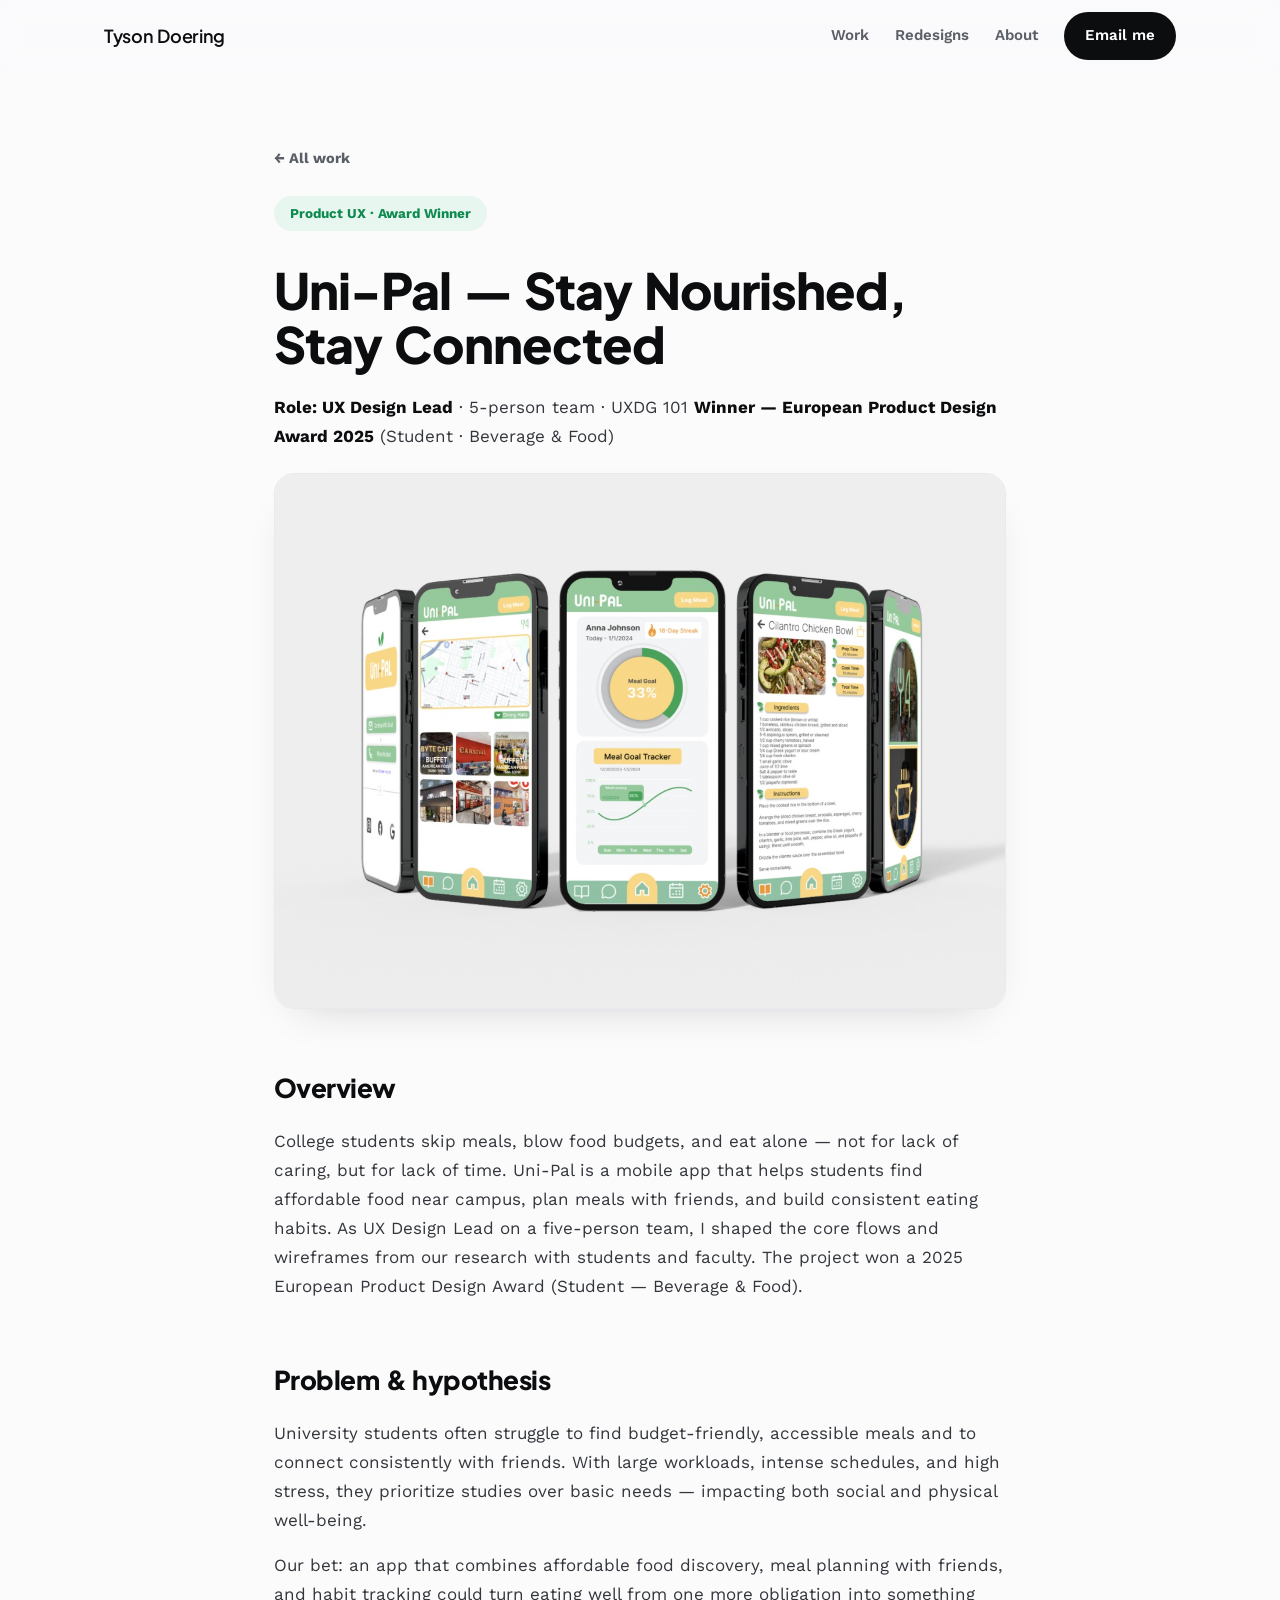
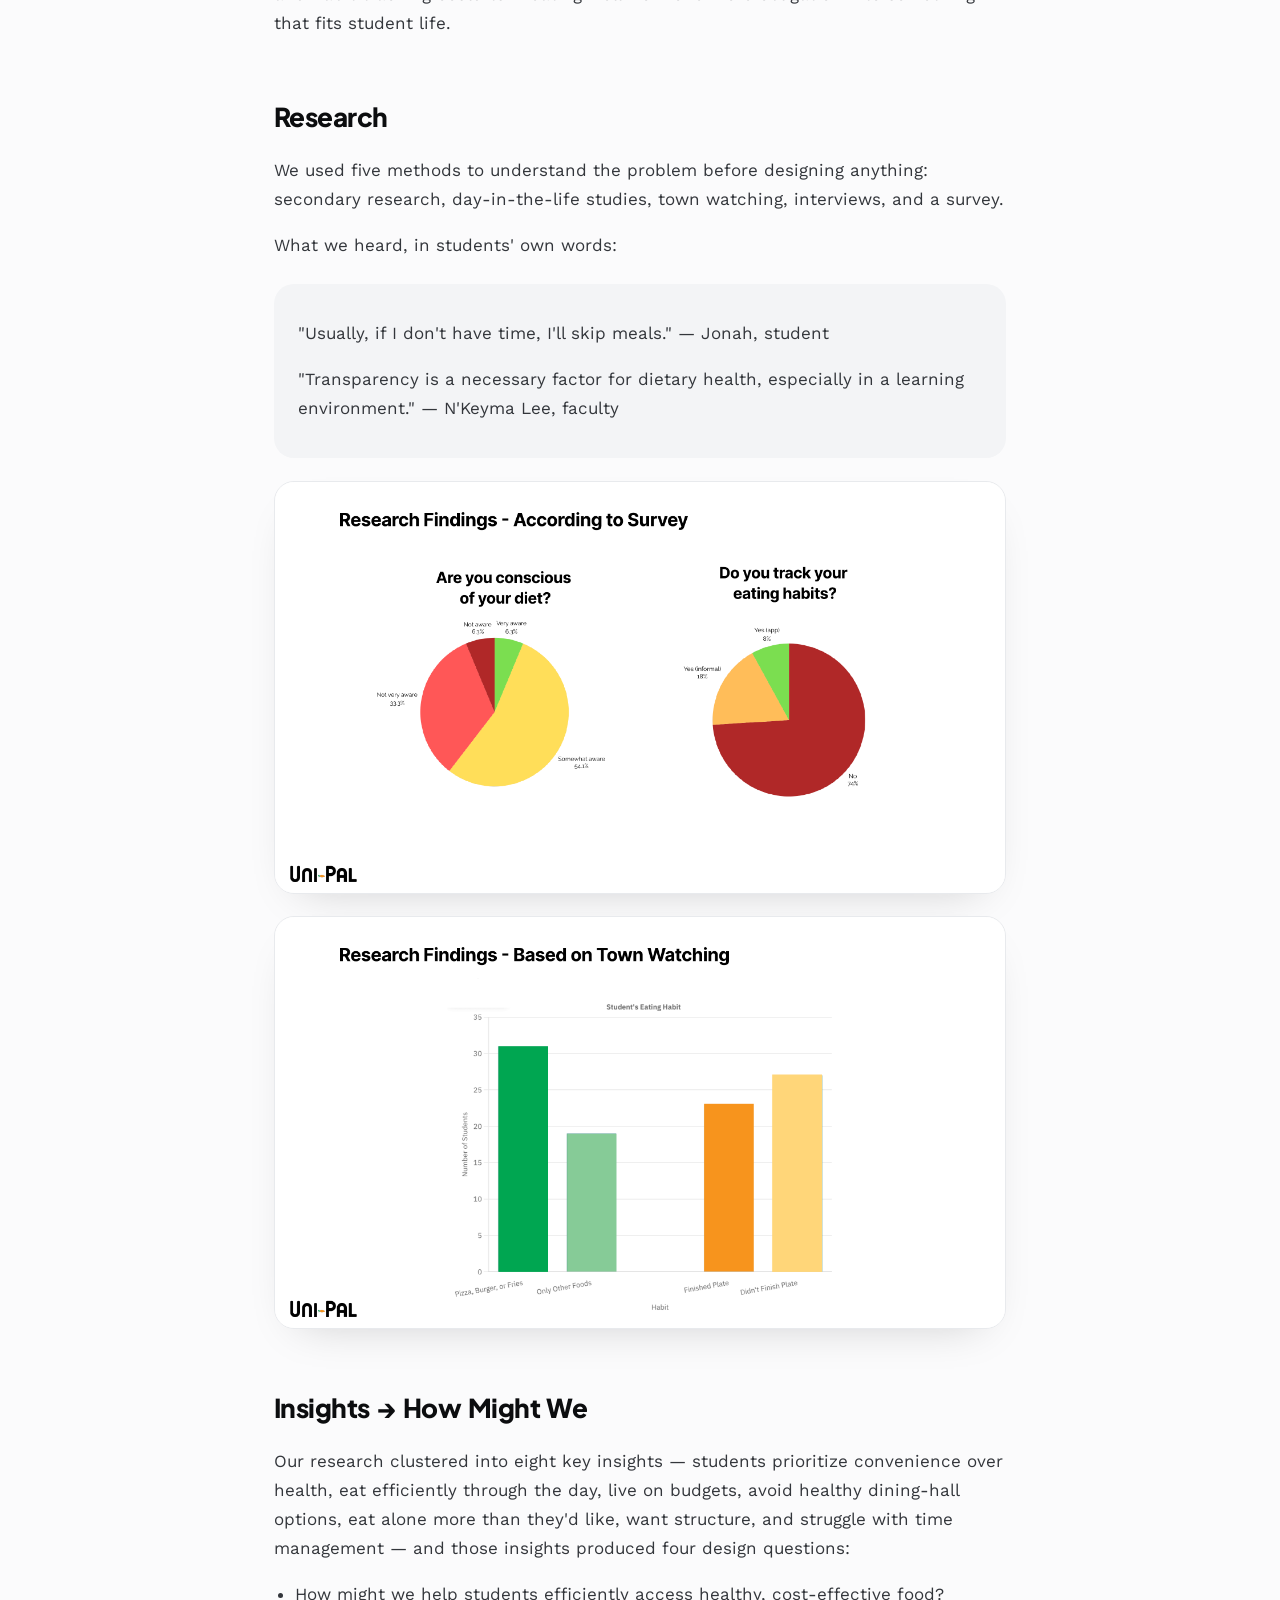
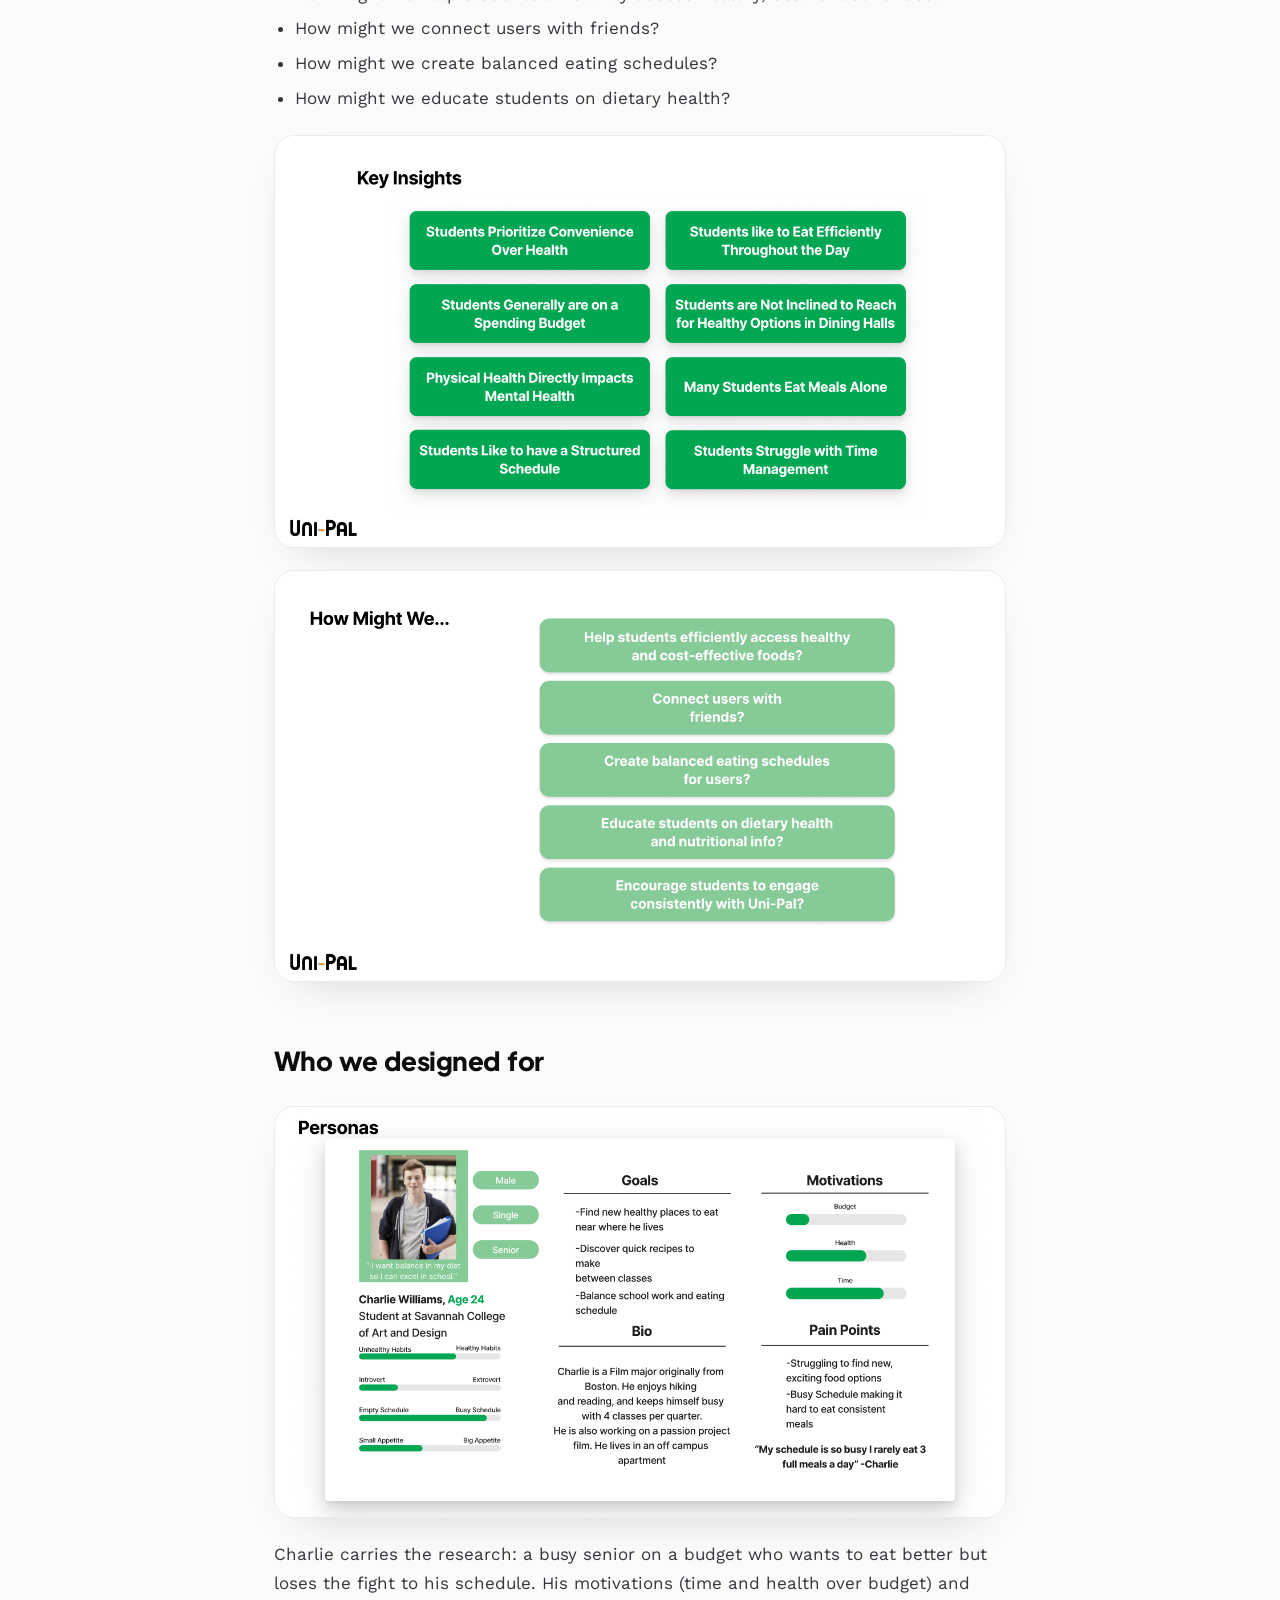
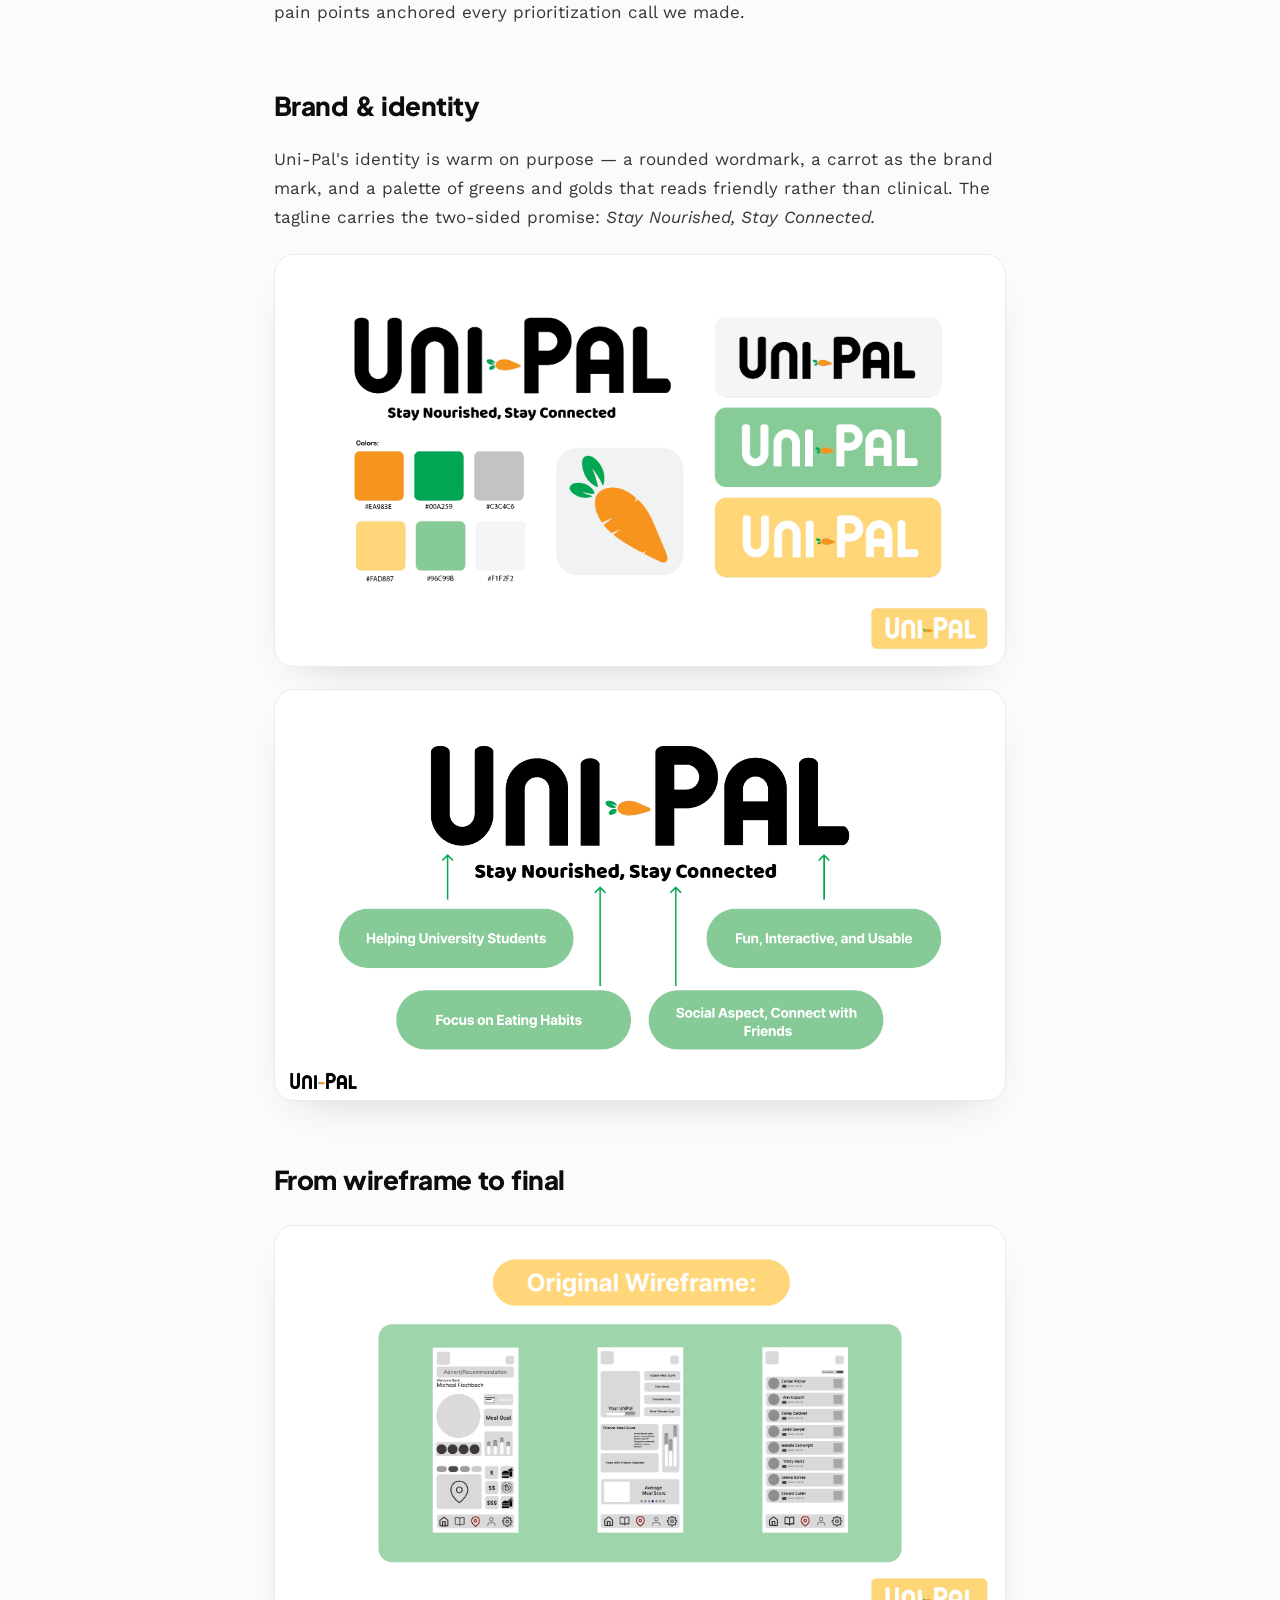
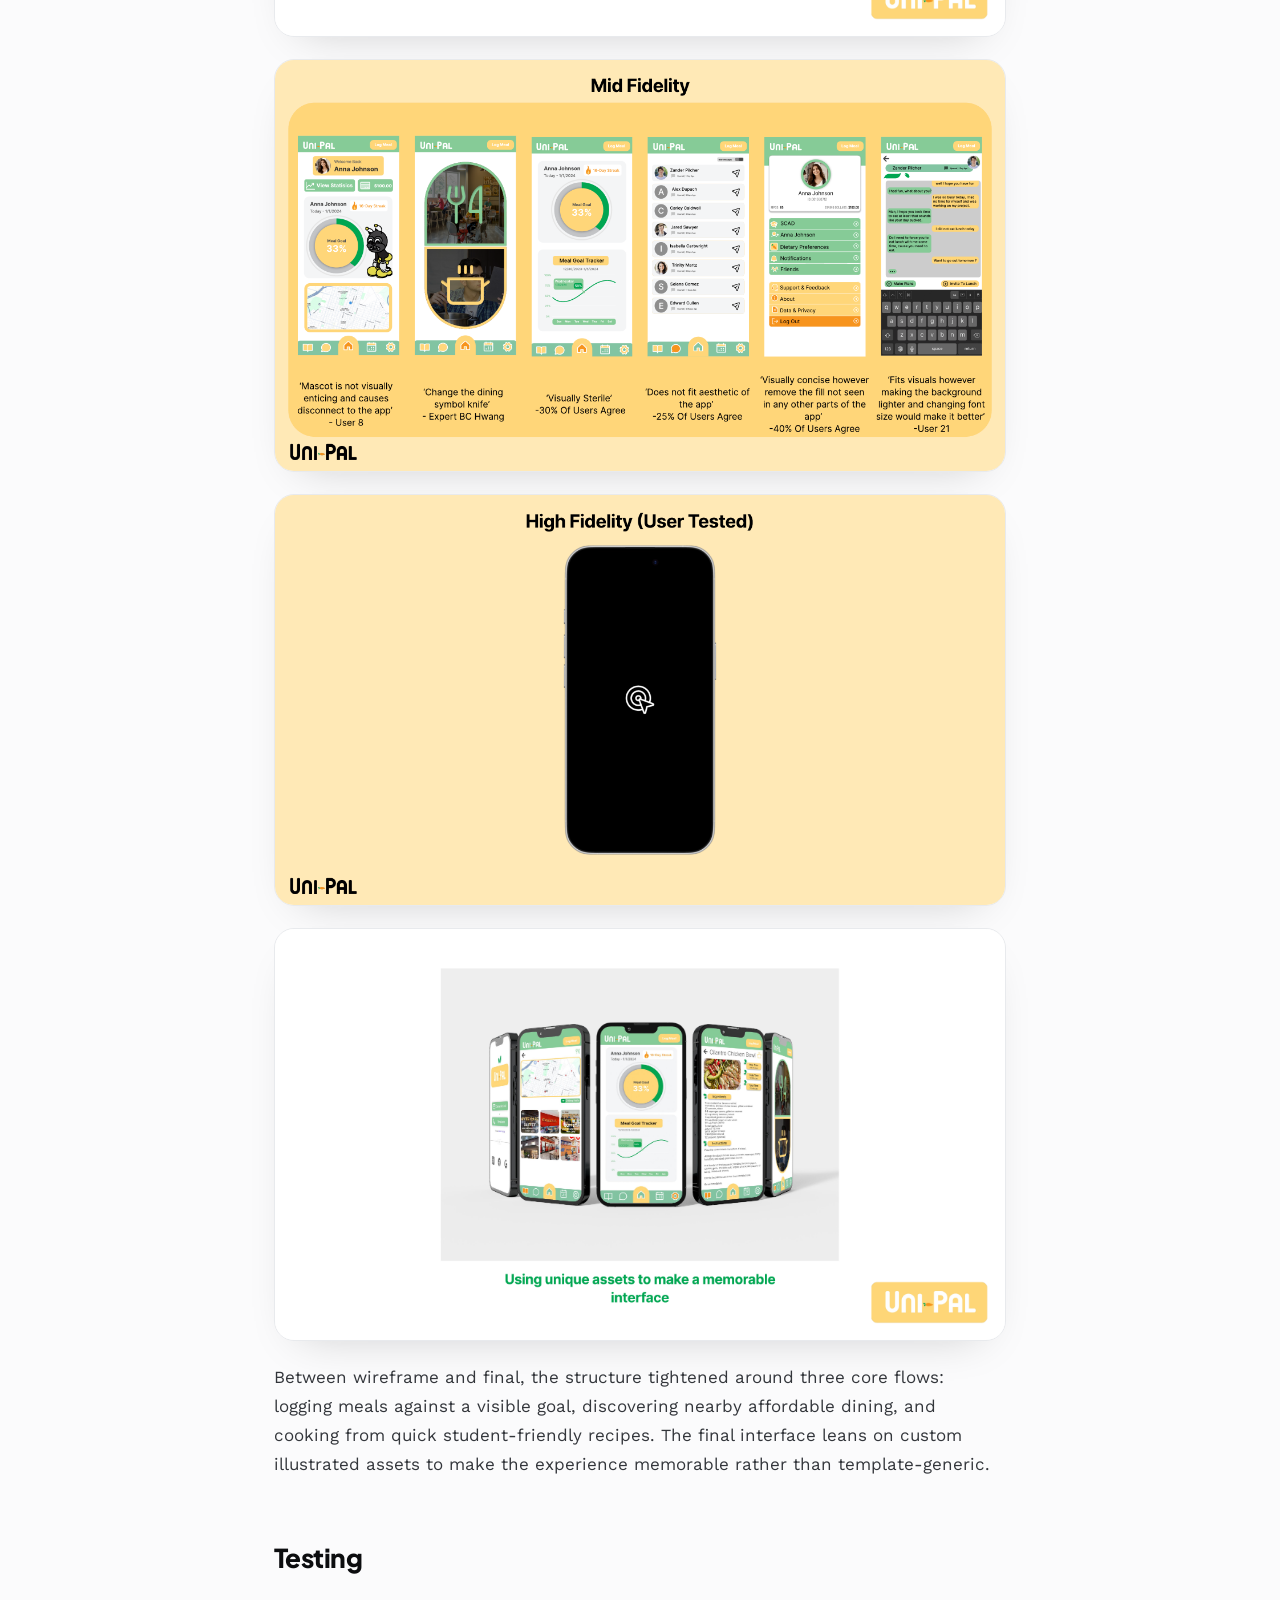
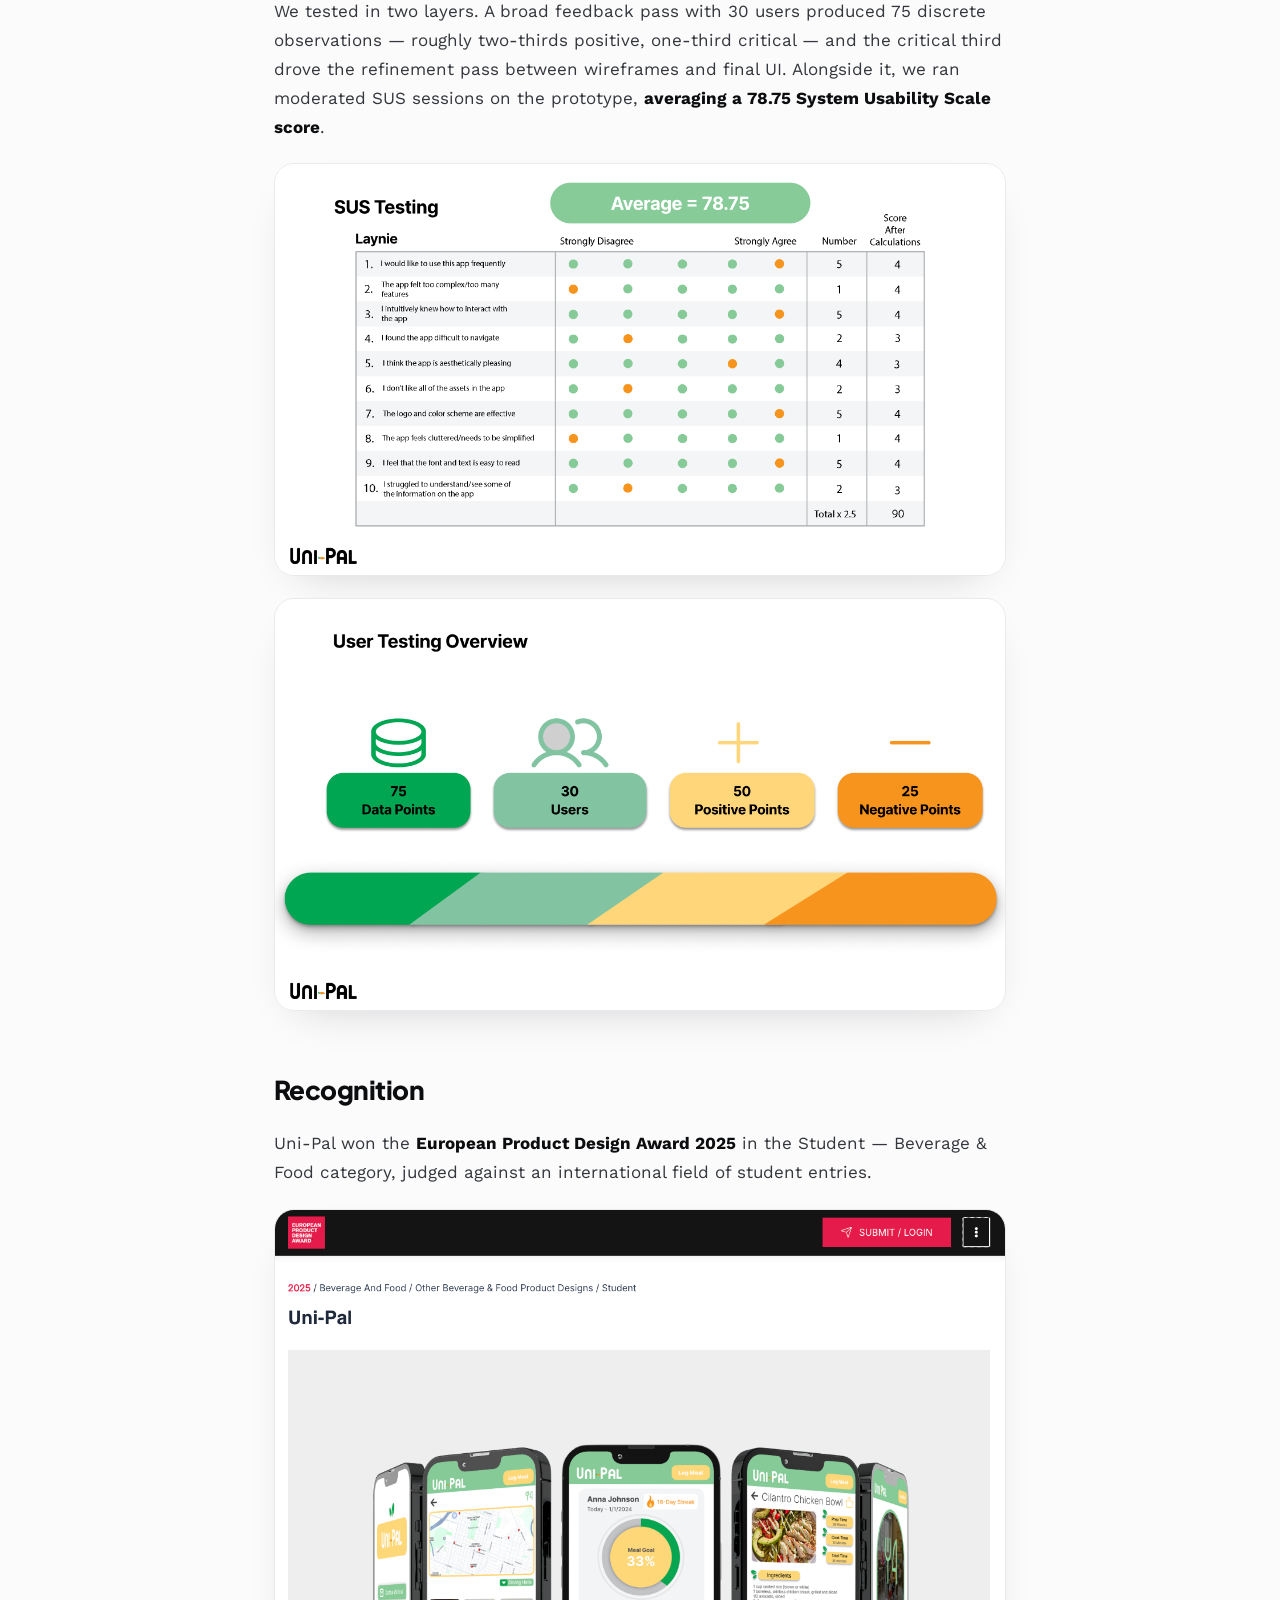
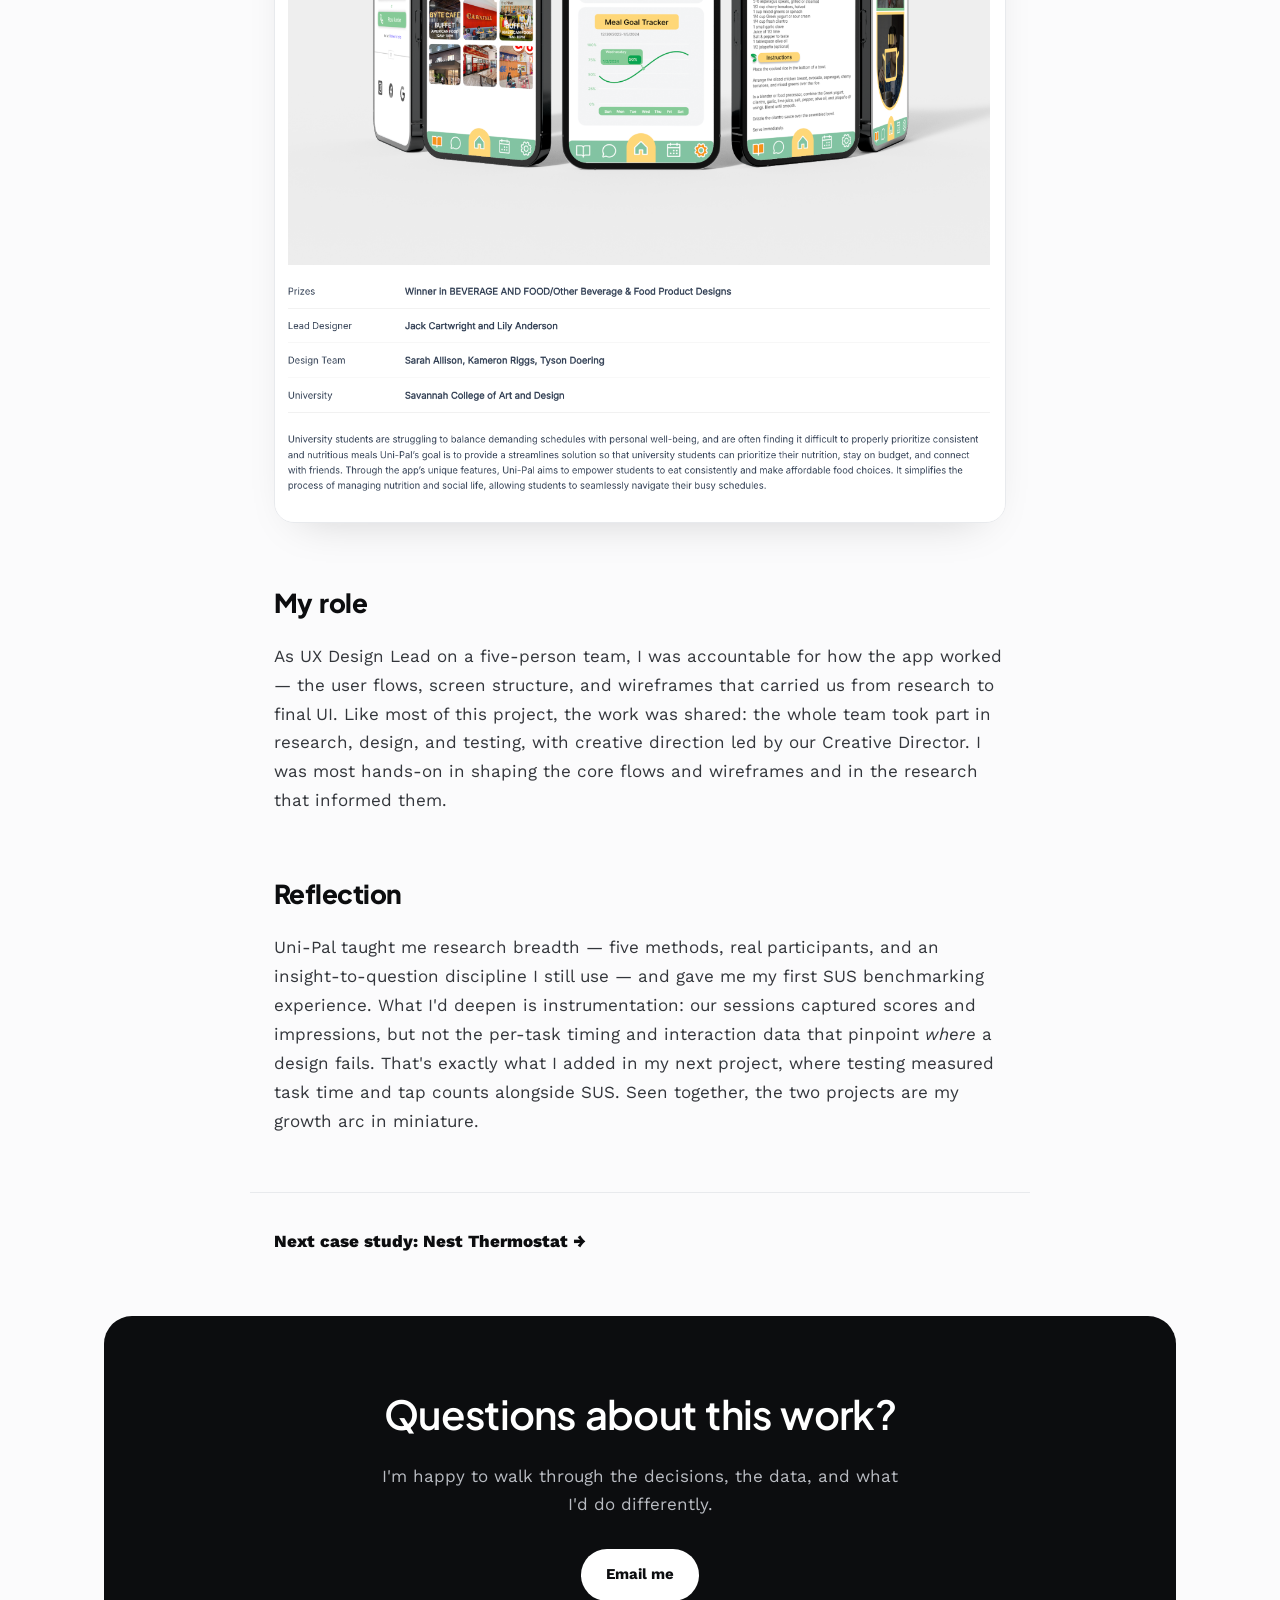
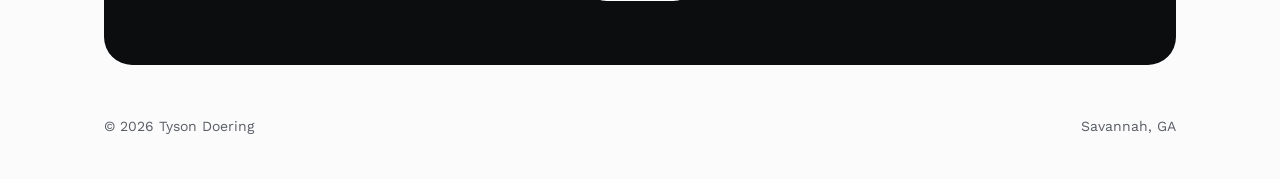
<file: unipal.html>
<!DOCTYPE html>
<html lang="en">
<head>
<meta charset="utf-8"><meta name="viewport" content="width=device-width,initial-scale=1">
<title>Uni-Pal — Stay Nourished, Stay Connected — Tyson Doering</title>
<link href="https://fonts.googleapis.com/css2?family=Plus+Jakarta+Sans:wght@400;500;600;700;800&family=Work+Sans:wght@400;500;600;700&display=swap" rel="stylesheet">
<link rel="stylesheet" href="styles.css">
<link rel="stylesheet" href="transition.css">
</head>
<body>
<header class="site" id="hdr"><div class="wrap">
  <a class='logo' href='/'>Tyson Doering</a>
  <nav class="top">
    <a class='hide-m' href='/#work'>Work</a>
    <a class='hide-m' href='/#redesigns'>Redesigns</a>
    <a class='hide-m' href='/#about'>About</a>
    <a class="pill dark" href="mailto:tdoe28711@gmail.com">Email me</a>
  </nav>
</div></header>
<article class="case">
  <div class="case-inner">
    <a class='crumb' href='/#work'>← All work</a>
    <div style="margin-top:24px"><span class="kicker">Product UX · Award Winner</span></div>
    <h1>Uni-Pal — Stay Nourished, Stay Connected</h1>
<p><strong>Role: UX Design Lead</strong> · 5-person team · UXDG 101
<strong>Winner — European Product Design Award 2025</strong> (Student · Beverage &amp; Food)</p>
<p><img alt="Uni-Pal app — final screens" src="images/unipal/hero-lineup.jpg" /></p>

<h2>Overview</h2>
<p>College students skip meals, blow food budgets, and eat alone — not for lack of caring, but for lack of time. Uni-Pal is a mobile app that helps students find affordable food near campus, plan meals with friends, and build consistent eating habits. As UX Design Lead on a five-person team, I shaped the core flows and wireframes from our research with students and faculty. The project won a 2025 European Product Design Award (Student — Beverage &amp; Food).</p>

<h2>Problem &amp; hypothesis</h2>
<p>University students often struggle to find budget-friendly, accessible meals and to connect consistently with friends. With large workloads, intense schedules, and high stress, they prioritize studies over basic needs — impacting both social and physical well-being.</p>
<p>Our bet: an app that combines affordable food discovery, meal planning with friends, and habit tracking could turn eating well from one more obligation into something that fits student life.</p>

<h2>Research</h2>
<p>We used five methods to understand the problem before designing anything: secondary research, day-in-the-life studies, town watching, interviews, and a survey.</p>
<p>What we heard, in students' own words:</p>
<blockquote>
<p>"Usually, if I don't have time, I'll skip meals." — Jonah, student</p>
<p>"Transparency is a necessary factor for dietary health, especially in a learning environment." — N'Keyma Lee, faculty</p>
</blockquote>
<p><img alt="Survey findings" src="images/unipal/research-survey.png" />
<img alt="Town watching" src="images/unipal/research-town-watching.png" /></p>

<h2>Insights → How Might We</h2>
<p>Our research clustered into eight key insights — students prioritize convenience over health, eat efficiently through the day, live on budgets, avoid healthy dining-hall options, eat alone more than they'd like, want structure, and struggle with time management — and those insights produced four design questions:</p>
<ul>
<li>How might we help students efficiently access healthy, cost-effective food?</li>
<li>How might we connect users with friends?</li>
<li>How might we create balanced eating schedules?</li>
<li>How might we educate students on dietary health?</li>
</ul>
<p><img alt="Key insights" src="images/unipal/insights.png" />
<img alt="How might we" src="images/unipal/how-might-we.png" /></p>

<h2>Who we designed for</h2>
<p><img alt="Persona — Charlie" src="images/unipal/persona-charlie.png" /></p>
<p>Charlie carries the research: a busy senior on a budget who wants to eat better but loses the fight to his schedule. His motivations (time and health over budget) and pain points anchored every prioritization call we made.</p>

<h2>Brand &amp; identity</h2>
<p>Uni-Pal's identity is warm on purpose — a rounded wordmark, a carrot as the brand mark, and a palette of greens and golds that reads friendly rather than clinical. The tagline carries the two-sided promise: <em>Stay Nourished, Stay Connected.</em></p>
<p><img alt="Brand system" src="images/unipal/brand-logo-system.png" />
<img alt="Design language" src="images/unipal/design-language.png" /></p>

<h2>From wireframe to final</h2>
<p><img alt="Original wireframes" src="images/unipal/wireframes-original.png" />
<img alt="Mid-fidelity" src="images/unipal/wireframes-midfi.png" />
<img alt="High fidelity — user tested" src="images/unipal/final-hifi.png" />
<img alt="Final lineup" src="images/unipal/final-phone-lineup.png" /></p>
<p>Between wireframe and final, the structure tightened around three core flows: logging meals against a visible goal, discovering nearby affordable dining, and cooking from quick student-friendly recipes. The final interface leans on custom illustrated assets to make the experience memorable rather than template-generic.</p>

<h2>Testing</h2>
<p>We tested in two layers. A broad feedback pass with 30 users produced 75 discrete observations — roughly two-thirds positive, one-third critical — and the critical third drove the refinement pass between wireframes and final UI. Alongside it, we ran moderated SUS sessions on the prototype, <strong>averaging a 78.75 System Usability Scale score</strong>.</p>
<p><img alt="SUS testing — average 78.75" src="images/unipal/testing-sus-average.png" />
<img alt="Testing overview" src="images/unipal/testing-overview.png" /></p>

<h2>Recognition</h2>
<p>Uni-Pal won the <strong>European Product Design Award 2025</strong> in the Student — Beverage &amp; Food category, judged against an international field of student entries.</p>
<p><img alt="European Product Design Award 2025" src="images/unipal/hero-award-page.png" /></p>

<h2>My role</h2>
<p>As UX Design Lead on a five-person team, I was accountable for how the app worked — the user flows, screen structure, and wireframes that carried us from research to final UI. Like most of this project, the work was shared: the whole team took part in research, design, and testing, with creative direction led by our Creative Director. I was most hands-on in shaping the core flows and wireframes and in the research that informed them.</p>

<h2>Reflection</h2>
<p>Uni-Pal taught me research breadth — five methods, real participants, and an insight-to-question discipline I still use — and gave me my first SUS benchmarking experience. What I'd deepen is instrumentation: our sessions captured scores and impressions, but not the per-task timing and interaction data that pinpoint <em>where</em> a design fails. That's exactly what I added in my next project, where testing measured task time and tap counts alongside SUS. Seen together, the two projects are my growth arc in miniature.</p>
  </div>
  <div class="case-next"><a href='/nest'>Next case study: Nest Thermostat →</a></div>
</article>
<div class="wrap"><div class="cta-card">
  <h2>Questions about this work?</h2>
  <p>I'm happy to walk through the decisions, the data, and what I'd do differently.</p>
  <a class="pill dark" href="mailto:tdoe28711@gmail.com">Email me</a>
</div></div>
<footer class="site"><div class="wrap"><span>© 2026 Tyson Doering</span><span>Savannah, GA</span></div></footer>
<script>
const h=document.getElementById('hdr');
addEventListener('scroll',()=>h.classList.toggle('scrolled',scrollY>10),{passive:true});
</script>
<script src="transition.js"></script>
</body></html>
</file>
<file: transition.css>
.pt body{opacity:0;transform:translateY(8px);transition:opacity .42s ease,transform .42s cubic-bezier(.2,.7,.3,1)}
.pt.pt-in body{opacity:1;transform:none}
.pt.pt-out body{opacity:0;transform:translateY(-8px);transition-duration:.3s}
@media (prefers-reduced-motion:reduce){.pt body,.pt.pt-out body{opacity:1!important;transform:none!important;transition:none!important}}
</file>
<file: styles.css>
@import url('https://fonts.googleapis.com/css2?family=Plus+Jakarta+Sans:wght@400;500;600;700;800&family=Work+Sans:wght@400;500;600;700&display=swap');

:root{
  --bg:#FBFBFC; --panel:#F3F4F6; --card:#FFFFFF;
  --ink:#0C0D0F; --ink-2:#5A5E66; --line:#E8EAED;
  --green:#17B26A; --green-soft:#E7F7EF;
  --r-lg:28px; --r-md:20px; --pill:999px;
  --shadow:0 24px 60px -24px rgba(12,13,15,.18);
  --maxw:1120px;
}
*{box-sizing:border-box;margin:0;padding:0}
html{scroll-behavior:smooth}
@media(prefers-reduced-motion:reduce){html{scroll-behavior:auto}}
body{background:var(--bg);color:var(--ink);font-family:'Work Sans',system-ui,sans-serif;font-size:17px;line-height:1.7;-webkit-font-smoothing:antialiased}
.wrap{max-width:var(--maxw);margin:0 auto;padding:0 24px}
a{color:inherit}

/* nav */
header.site{position:sticky;top:0;z-index:20;background:rgba(251,251,252,.8);backdrop-filter:blur(14px);border-bottom:1px solid transparent}
header.site.scrolled{border-color:var(--line)}
header.site .wrap{display:flex;align-items:center;justify-content:space-between;height:72px}
.logo{font-weight:800;font-size:18px;letter-spacing:-.01em;text-decoration:none}
nav.top{display:flex;align-items:center;gap:26px}
nav.top a{font-weight:600;font-size:15px;color:var(--ink-2);text-decoration:none;transition:color .2s}
nav.top a:hover{color:var(--ink)}
.pill{display:inline-flex;align-items:center;gap:8px;border-radius:var(--pill);padding:12px 24px;font-weight:700;font-size:15px;text-decoration:none;transition:transform .2s,box-shadow .2s;border:1.5px solid transparent}
.pill.dark{background:var(--ink);color:#fff}
.pill.light{background:var(--card);border-color:var(--line);color:var(--ink)}
.pill:hover{transform:translateY(-2px);box-shadow:0 10px 26px -12px rgba(12,13,15,.35)}
nav.top .pill{padding:10px 20px}
@media(prefers-reduced-motion:reduce){.pill{transition:none}.pill:hover{transform:none}}

/* hero */
.hero{padding:110px 0 90px;text-align:center}
.hero .hey{font-weight:500;font-size:clamp(38px,6vw,64px);letter-spacing:-.02em;line-height:1.05}
.hero .hey .wave{display:inline-block}
.hero h1{font-weight:700;font-size:clamp(38px,6vw,64px);letter-spacing:-.02em;line-height:1.08;margin-top:4px}
.hero h1 .hl{color:var(--green)}
.hero p{max-width:620px;margin:26px auto 0;color:var(--ink-2);font-size:18.5px}
.hero .ctas{margin-top:36px;display:flex;gap:14px;justify-content:center;flex-wrap:wrap}

/* work */
section.work{padding:40px 0 30px}
.sec-head{max-width:640px;margin-bottom:44px}
.kicker{display:inline-block;background:var(--green-soft);color:#0E8A50;font-weight:700;font-size:13.5px;border-radius:var(--pill);padding:6px 16px;margin-bottom:16px}
.sec-head h2{font-weight:800;font-size:clamp(30px,4vw,42px);letter-spacing:-.018em;line-height:1.15}
.sec-head p{color:var(--ink-2);margin-top:12px}
.pcard{display:block;text-decoration:none;background:var(--card);border:1px solid var(--line);border-radius:var(--r-lg);overflow:hidden;margin-bottom:36px;transition:transform .25s,box-shadow .25s}
.pcard:hover{transform:translateY(-4px);box-shadow:var(--shadow)}
.pcard:focus-visible{outline:3px solid var(--green);outline-offset:3px}
@media(prefers-reduced-motion:reduce){.pcard{transition:none}.pcard:hover{transform:none}}
.pcard .img{aspect-ratio:2.1/1;overflow:hidden;background:var(--panel)}
.pcard .img img{width:100%;height:100%;object-fit:cover;object-position:center top;display:block;transition:transform .5s}
.pcard:hover .img img{transform:scale(1.025)}
@media(prefers-reduced-motion:reduce){.pcard .img img{transition:none}.pcard:hover .img img{transform:none}}
.pcard .body{padding:30px 34px 32px;display:flex;flex-wrap:wrap;align-items:center;gap:18px}
.pcard .txt{flex:1 1 380px}
.pcard h3{font-weight:800;font-size:24px;letter-spacing:-.02em;line-height:1.2}
.pcard .sub{color:var(--ink-2);font-size:15.5px;margin-top:6px}
.tags{display:flex;flex-wrap:wrap;gap:8px;margin-top:14px}
.tag{background:var(--panel);border-radius:var(--pill);padding:5px 14px;font-size:13px;font-weight:600;color:var(--ink-2)}
.tag.win{background:var(--green-soft);color:#0E8A50}
.pcard .view{white-space:nowrap}

/* about bento */
section.about{padding:80px 0}
.bento{display:grid;grid-template-columns:repeat(2,1fr);gap:20px}
.tile{border-radius:var(--r-md);padding:30px;min-height:150px;display:flex;flex-direction:column;justify-content:flex-start;gap:6px;border:1px solid var(--line);background:var(--card)}
.tile h4{font-weight:800;font-size:19px;letter-spacing:-.015em}
.tile p{color:var(--ink-2);font-size:15px;line-height:1.55}
.tile.a{background:linear-gradient(135deg,#d8d8d8,#F2FBF6)}
.tile.b{background:linear-gradient(135deg,#e1e1e1,#F2FBF6)}
.tile.c{background:linear-gradient(135deg,#e1e1e1,#F2FBF6)}
.tile.d{background:linear-gradient(135deg,#e1e1e1,#F2FBF6)}
.about .lead{max-width:640px;margin-bottom:40px}
.about .lead h3{font-weight:800;font-size:clamp(26px,3.4vw,34px);letter-spacing:-.02em;line-height:1.2;margin-bottom:12px}
.about .lead p{color:var(--ink-2)}

/* experience */
section.exp{padding:30px 0 80px}
.row{display:grid;grid-template-columns:150px 1fr;gap:26px;padding:30px 0;border-top:1px solid var(--line)}
.row:last-child{border-bottom:1px solid var(--line)}
.row .when{font-weight:700;color:var(--ink-2);font-size:15px;padding-top:3px}
.row h4{font-weight:800;font-size:20px;letter-spacing:-.015em}
.row .org{color:var(--green);font-weight:700;font-size:15px;margin:2px 0 8px}
.row p{color:var(--ink-2);font-size:15.5px}

/* footer cta */
.cta-card{background:var(--ink);color:#fff;border-radius:var(--r-lg);padding:64px 40px;text-align:center;margin:20px 0 40px}
.cta-card h2{font-weight:800;font-size:clamp(28px,4vw,40px);letter-spacing:-.018em}
.cta-card p{color:#B9BCC2;margin:14px auto 30px;max-width:520px}
.cta-card .pill.dark{background:#fff;color:var(--ink)}
footer.site{padding:10px 0 40px;color:var(--ink-2);font-size:14px}
footer.site .wrap{display:flex;justify-content:space-between;flex-wrap:wrap;gap:10px}

/* case pages */
article.case{padding:70px 0 20px}
.case-inner{max-width:780px;margin:0 auto;padding:0 24px}
.case-inner h1{font-weight:800;font-size:clamp(32px,5vw,50px);letter-spacing:-.02em;line-height:1.08;margin:16px 0 22px}
.case-inner h2{font-weight:800;font-size:26px;letter-spacing:-.02em;margin:2.2em 0 .6em}
.case-inner p{margin:1em 0;color:#33363B}
.case-inner p strong{color:var(--ink)}
.case-inner ul{margin:1em 0 1em 1.25em;color:#33363B}
.case-inner li{margin:.35em 0}
.case-inner img{max-width:100%;border-radius:var(--r-md);border:1px solid var(--line);margin:22px 0;display:block;box-shadow:0 18px 44px -26px rgba(12,13,15,.22)}
.case-inner blockquote{background:var(--panel);border-radius:var(--r-md);padding:18px 24px;margin:1.4em 0;color:var(--ink-2)}
.case-inner hr{border:none}
.crumb{font-weight:700;font-size:14.5px;color:var(--ink-2);text-decoration:none}
.crumb:hover{color:var(--ink)}
.case-next{max-width:780px;margin:56px auto 0;padding:34px 24px 20px;border-top:1px solid var(--line)}
.case-next a{font-weight:800;text-decoration:none;font-size:17px}
.case-next a:hover{color:var(--green)}

@media(max-width:760px){
  .bento{grid-template-columns:1fr}
  .row{grid-template-columns:1fr;gap:6px}
  .hero{padding:80px 0 64px}
  nav.top a.hide-m{display:none}
  .pcard .body{padding:24px}
}
a:focus-visible{outline:3px solid var(--green);outline-offset:2px;border-radius:6px}

.avatar{width:88px;height:88px;border-radius:50%;object-fit:cover;display:block;margin:0 auto 22px;border:3px solid #fff;box-shadow:0 10px 30px -12px rgba(12,13,15,.3)}
.avatar.sm{width:64px;height:64px;margin-bottom:18px;border-color:rgba(255,255,255,.25)}


/* warm serif display */
h1,h2,h3,h4,.logo,.case-hero h1,.cta-card h2{font-family:'Plus Jakarta Sans',system-ui,sans-serif;font-weight:600;letter-spacing:-.018em;word-spacing:.07em}
.kicker,.tag,.sub{font-family:'Work Sans',sans-serif}
</file>
